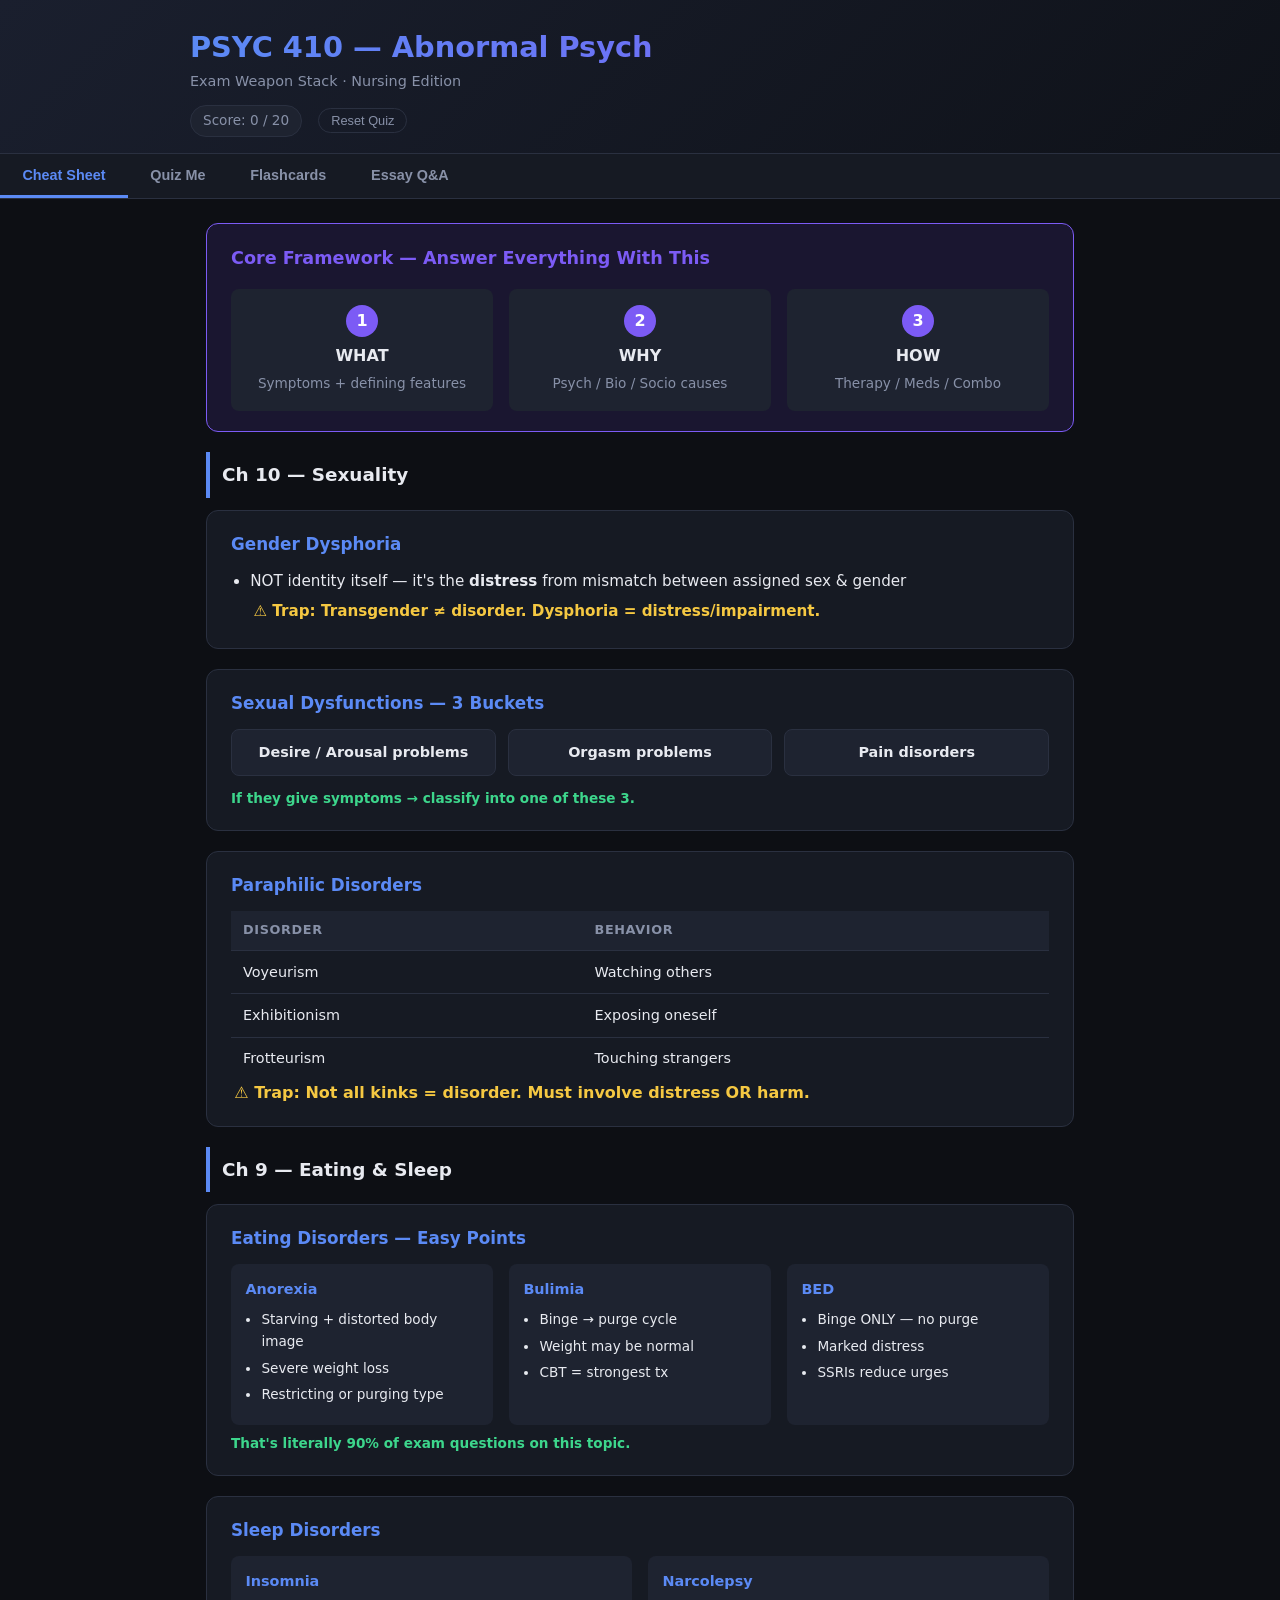
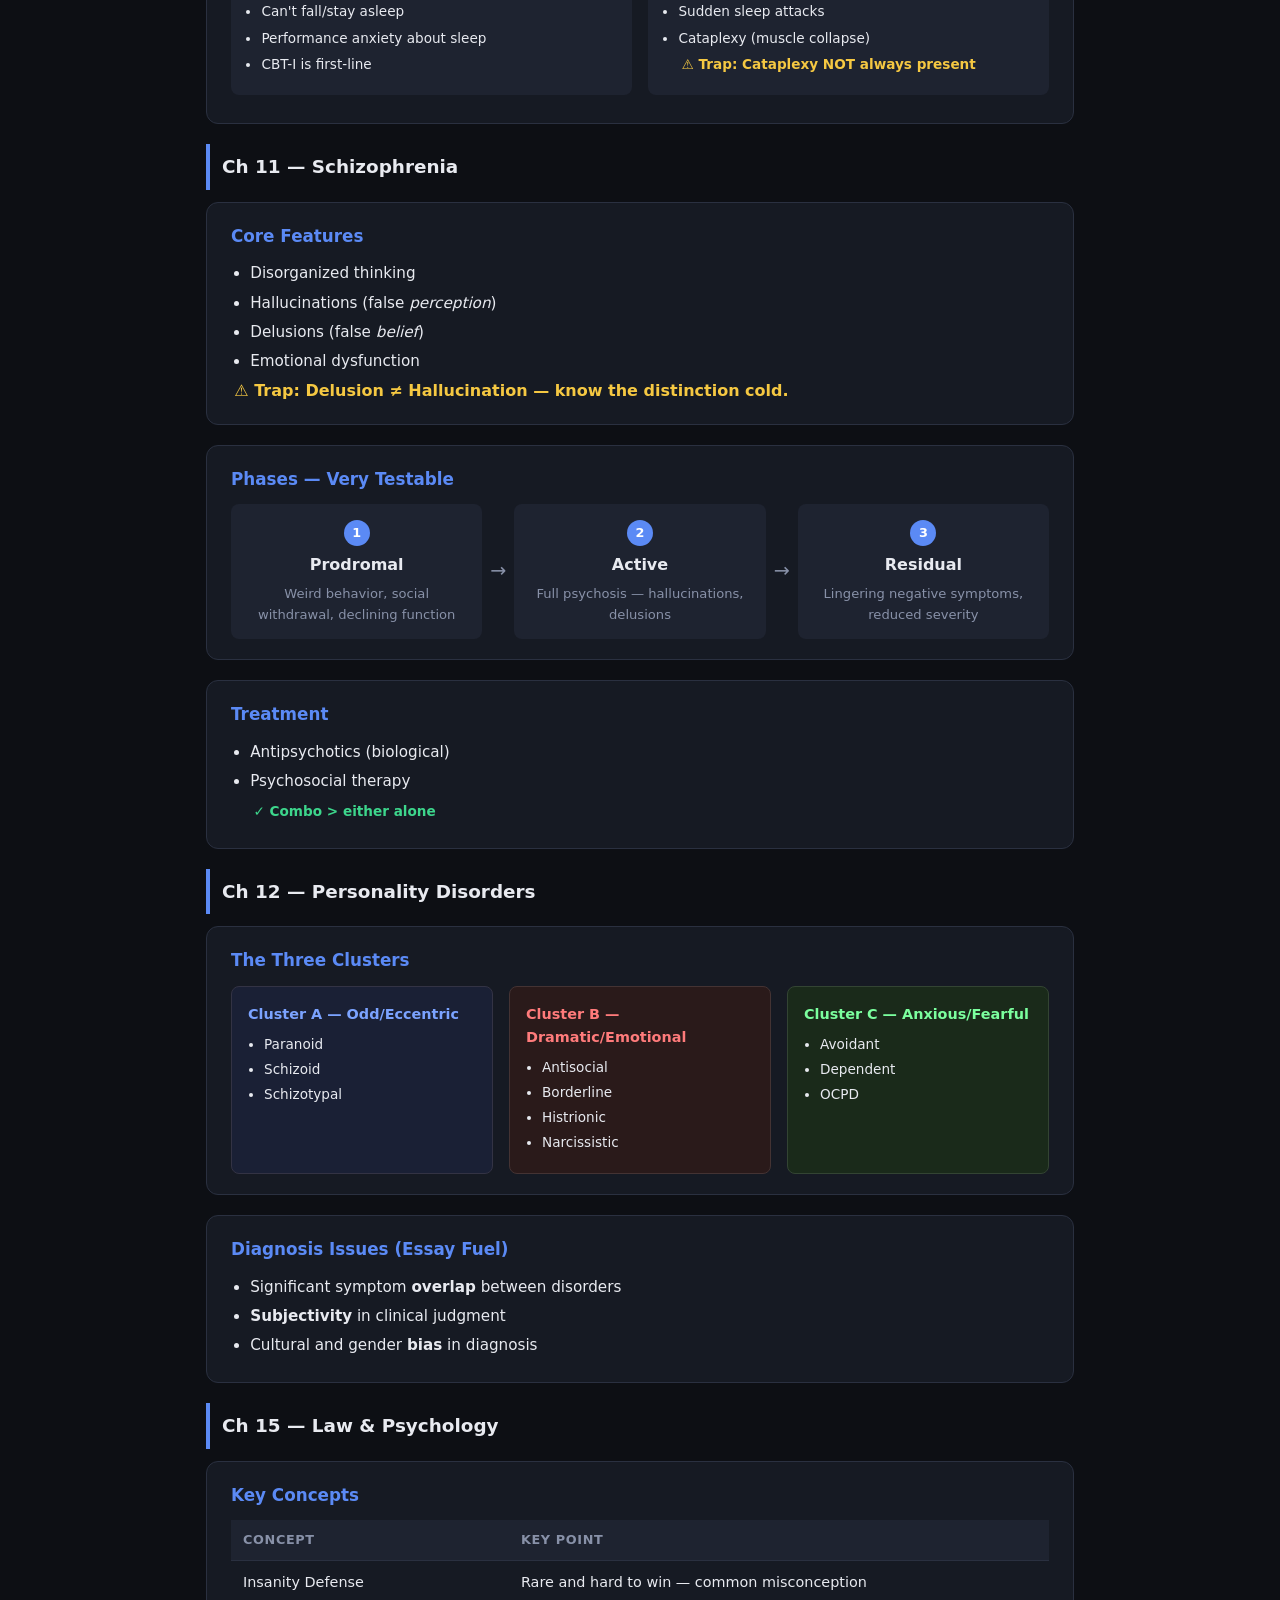
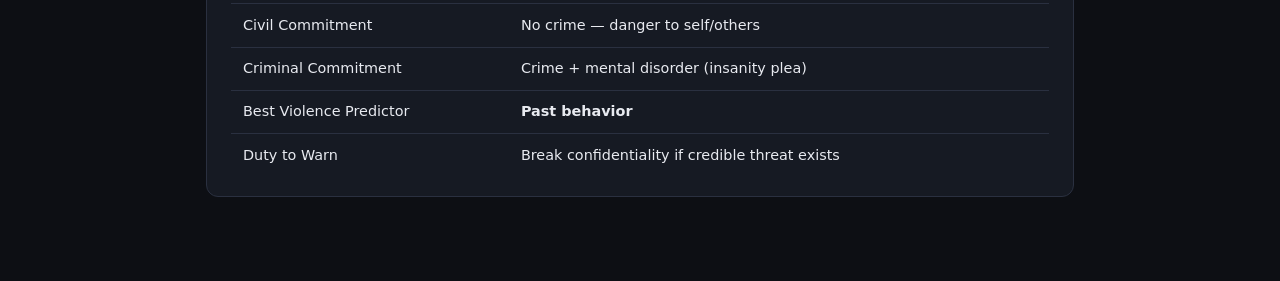
<file: index.html>
<!DOCTYPE html>
<html lang="en">
<head>
  <meta charset="UTF-8" />
  <meta name="viewport" content="width=device-width, initial-scale=1.0" />
  <title>PSYC 410 — Exam Weapon</title>
  <link rel="stylesheet" href="style.css" />
</head>
<body>
  <header>
    <div class="header-inner">
      <h1>PSYC 410 — Abnormal Psych</h1>
      <p class="subtitle">Exam Weapon Stack · Nursing Edition</p>
      <div class="score-bar">
        <span id="score-display">Score: 0 / 0</span>
        <button id="reset-btn">Reset Quiz</button>
      </div>
    </div>
  </header>

  <nav>
    <button class="tab-btn active" data-tab="cheatsheet">Cheat Sheet</button>
    <button class="tab-btn" data-tab="quiz">Quiz Me</button>
    <button class="tab-btn" data-tab="flashcards">Flashcards</button>
    <button class="tab-btn" data-tab="essay">Essay Q&amp;A</button>
  </nav>

  <!-- ─────────────────── CHEAT SHEET ─────────────────── -->
  <main id="cheatsheet" class="tab-content active">

    <div class="core-framework card">
      <h2>Core Framework — Answer Everything With This</h2>
      <div class="trio">
        <div class="trio-item">
          <span class="num">1</span>
          <strong>WHAT</strong>
          <p>Symptoms + defining features</p>
        </div>
        <div class="trio-item">
          <span class="num">2</span>
          <strong>WHY</strong>
          <p>Psych / Bio / Socio causes</p>
        </div>
        <div class="trio-item">
          <span class="num">3</span>
          <strong>HOW</strong>
          <p>Therapy / Meds / Combo</p>
        </div>
      </div>
    </div>

    <!-- CH 10 -->
    <section class="chapter">
      <h2 class="chapter-title">Ch 10 — Sexuality</h2>

      <div class="card">
        <h3>Gender Dysphoria</h3>
        <ul>
          <li>NOT identity itself — it's the <strong>distress</strong> from mismatch between assigned sex &amp; gender</li>
          <li class="trap">Trap: Transgender ≠ disorder. Dysphoria = distress/impairment.</li>
        </ul>
      </div>

      <div class="card">
        <h3>Sexual Dysfunctions — 3 Buckets</h3>
        <div class="buckets">
          <div class="bucket">Desire / Arousal problems</div>
          <div class="bucket">Orgasm problems</div>
          <div class="bucket">Pain disorders</div>
        </div>
        <p class="tip">If they give symptoms → classify into one of these 3.</p>
      </div>

      <div class="card">
        <h3>Paraphilic Disorders</h3>
        <table>
          <tr><th>Disorder</th><th>Behavior</th></tr>
          <tr><td>Voyeurism</td><td>Watching others</td></tr>
          <tr><td>Exhibitionism</td><td>Exposing oneself</td></tr>
          <tr><td>Frotteurism</td><td>Touching strangers</td></tr>
        </table>
        <p class="trap">Trap: Not all kinks = disorder. Must involve distress OR harm.</p>
      </div>
    </section>

    <!-- CH 9 -->
    <section class="chapter">
      <h2 class="chapter-title">Ch 9 — Eating &amp; Sleep</h2>

      <div class="card">
        <h3>Eating Disorders — Easy Points</h3>
        <div class="compare">
          <div class="compare-col">
            <h4>Anorexia</h4>
            <ul>
              <li>Starving + distorted body image</li>
              <li>Severe weight loss</li>
              <li>Restricting or purging type</li>
            </ul>
          </div>
          <div class="compare-col">
            <h4>Bulimia</h4>
            <ul>
              <li>Binge → purge cycle</li>
              <li>Weight may be normal</li>
              <li>CBT = strongest tx</li>
            </ul>
          </div>
          <div class="compare-col">
            <h4>BED</h4>
            <ul>
              <li>Binge ONLY — no purge</li>
              <li>Marked distress</li>
              <li>SSRIs reduce urges</li>
            </ul>
          </div>
        </div>
        <p class="tip">That's literally 90% of exam questions on this topic.</p>
      </div>

      <div class="card">
        <h3>Sleep Disorders</h3>
        <div class="compare">
          <div class="compare-col">
            <h4>Insomnia</h4>
            <ul>
              <li>Can't fall/stay asleep</li>
              <li>Performance anxiety about sleep</li>
              <li>CBT-I is first-line</li>
            </ul>
          </div>
          <div class="compare-col">
            <h4>Narcolepsy</h4>
            <ul>
              <li>Sudden sleep attacks</li>
              <li>Cataplexy (muscle collapse)</li>
              <li class="trap">Trap: Cataplexy NOT always present</li>
            </ul>
          </div>
        </div>
      </div>
    </section>

    <!-- CH 11 -->
    <section class="chapter">
      <h2 class="chapter-title">Ch 11 — Schizophrenia</h2>

      <div class="card">
        <h3>Core Features</h3>
        <ul>
          <li>Disorganized thinking</li>
          <li>Hallucinations (false <em>perception</em>)</li>
          <li>Delusions (false <em>belief</em>)</li>
          <li>Emotional dysfunction</li>
        </ul>
        <p class="trap">Trap: Delusion ≠ Hallucination — know the distinction cold.</p>
      </div>

      <div class="card">
        <h3>Phases — Very Testable</h3>
        <div class="phases">
          <div class="phase">
            <span class="phase-num">1</span>
            <strong>Prodromal</strong>
            <p>Weird behavior, social withdrawal, declining function</p>
          </div>
          <div class="phase-arrow">→</div>
          <div class="phase">
            <span class="phase-num">2</span>
            <strong>Active</strong>
            <p>Full psychosis — hallucinations, delusions</p>
          </div>
          <div class="phase-arrow">→</div>
          <div class="phase">
            <span class="phase-num">3</span>
            <strong>Residual</strong>
            <p>Lingering negative symptoms, reduced severity</p>
          </div>
        </div>
      </div>

      <div class="card">
        <h3>Treatment</h3>
        <ul>
          <li>Antipsychotics (biological)</li>
          <li>Psychosocial therapy</li>
          <li class="tip">Combo &gt; either alone</li>
        </ul>
      </div>
    </section>

    <!-- CH 12 -->
    <section class="chapter">
      <h2 class="chapter-title">Ch 12 — Personality Disorders</h2>

      <div class="card">
        <h3>The Three Clusters</h3>
        <div class="clusters">
          <div class="cluster cluster-a">
            <h4>Cluster A — Odd/Eccentric</h4>
            <ul>
              <li>Paranoid</li>
              <li>Schizoid</li>
              <li>Schizotypal</li>
            </ul>
          </div>
          <div class="cluster cluster-b">
            <h4>Cluster B — Dramatic/Emotional</h4>
            <ul>
              <li>Antisocial</li>
              <li>Borderline</li>
              <li>Histrionic</li>
              <li>Narcissistic</li>
            </ul>
          </div>
          <div class="cluster cluster-c">
            <h4>Cluster C — Anxious/Fearful</h4>
            <ul>
              <li>Avoidant</li>
              <li>Dependent</li>
              <li>OCPD</li>
            </ul>
          </div>
        </div>
      </div>

      <div class="card">
        <h3>Diagnosis Issues (Essay Fuel)</h3>
        <ul>
          <li>Significant symptom <strong>overlap</strong> between disorders</li>
          <li><strong>Subjectivity</strong> in clinical judgment</li>
          <li>Cultural and gender <strong>bias</strong> in diagnosis</li>
        </ul>
      </div>
    </section>

    <!-- CH 15 -->
    <section class="chapter">
      <h2 class="chapter-title">Ch 15 — Law &amp; Psychology</h2>

      <div class="card">
        <h3>Key Concepts</h3>
        <table>
          <tr><th>Concept</th><th>Key Point</th></tr>
          <tr><td>Insanity Defense</td><td>Rare and hard to win — common misconception</td></tr>
          <tr><td>Civil Commitment</td><td>No crime — danger to self/others</td></tr>
          <tr><td>Criminal Commitment</td><td>Crime + mental disorder (insanity plea)</td></tr>
          <tr><td>Best Violence Predictor</td><td><strong>Past behavior</strong></td></tr>
          <tr><td>Duty to Warn</td><td>Break confidentiality if credible threat exists</td></tr>
        </table>
      </div>
    </section>

  </main>

  <!-- ─────────────────── QUIZ ─────────────────── -->
  <main id="quiz" class="tab-content">
    <div class="card quiz-card">
      <div id="quiz-progress"></div>
      <p id="quiz-question" class="quiz-q"></p>
      <div id="quiz-options" class="quiz-options"></div>
      <div id="quiz-feedback" class="quiz-feedback hidden"></div>
      <button id="next-btn" class="quiz-btn hidden">Next Question →</button>
    </div>
    <div id="quiz-done" class="card hidden">
      <h2>Quiz Complete!</h2>
      <p id="final-score"></p>
      <button id="restart-quiz-btn" class="quiz-btn">Try Again</button>
    </div>
  </main>

  <!-- ─────────────────── FLASHCARDS ─────────────────── -->
  <main id="flashcards" class="tab-content">
    <div class="flashcard-wrapper">
      <div class="flashcard" id="flashcard">
        <div class="flashcard-inner">
          <div class="flashcard-front" id="fc-front"></div>
          <div class="flashcard-back" id="fc-back"></div>
        </div>
      </div>
      <p class="fc-hint">Click card to flip</p>
      <div class="fc-controls">
        <button id="fc-prev">← Prev</button>
        <span id="fc-counter"></span>
        <button id="fc-next">Next →</button>
      </div>
    </div>
  </main>

  <!-- ─────────────────── ESSAY Q&A ─────────────────── -->
  <main id="essay" class="tab-content">

    <p class="essay-intro">6 most likely exam essays — full model answers. Click any question to expand.</p>

    <div class="eq-item">
      <button class="eq-trigger">
        <span class="eq-num">1</span>
        <span>Compare and contrast Anorexia Nervosa, Bulimia Nervosa, and Binge Eating Disorder. Include symptoms, key differences, and treatment.</span>
        <span class="eq-arrow">▾</span>
      </button>
      <div class="eq-answer">
        <p><strong>Definition &amp; Core Symptoms</strong></p>
        <p><em>Anorexia Nervosa</em> is characterized by severe restriction of food intake, intense fear of weight gain, and a distorted body image. Patients are significantly underweight but perceive themselves as fat. Two subtypes exist: restricting type (calorie restriction/exercise) and binge-purge type (restriction plus episodes of purging).</p>
        <p><em>Bulimia Nervosa</em> involves recurrent binge-eating episodes followed by compensatory purging behaviors (vomiting, laxatives, excessive exercise). Unlike anorexia, patients are typically normal weight, making it harder to detect.</p>
        <p><em>Binge Eating Disorder (BED)</em> involves recurrent binge eating with marked distress but NO compensatory purging. It is the most prevalent eating disorder and is strongly associated with obesity and emotional dysregulation.</p>
        <p><strong>Key Distinguishing Feature</strong></p>
        <ul>
          <li>Anorexia: severe <em>low weight</em> + distorted body image</li>
          <li>Bulimia: binge → purge cycle, <em>normal weight</em></li>
          <li>BED: binge only, <em>no purge</em>, most common</li>
        </ul>
        <p><strong>Causes (Biopsychosocial)</strong></p>
        <ul>
          <li><em>Biological:</em> Genetic predisposition; serotonin dysregulation affecting mood and appetite</li>
          <li><em>Psychological:</em> Perfectionism, low self-esteem, distorted cognitions about body and food; history of trauma</li>
          <li><em>Sociocultural:</em> Media idealization of thinness; cultural pressures; weight stigma</li>
        </ul>
        <p><strong>Treatment</strong></p>
        <ul>
          <li>Anorexia: Medical stabilization first (refeeding), then CBT and family-based therapy; SSRIs have limited efficacy</li>
          <li>Bulimia: CBT is the gold standard; SSRIs (fluoxetine) reduce binge-purge frequency</li>
          <li>BED: CBT + SSRIs or stimulant medications (lisdexamfetamine); address underlying emotional triggers</li>
        </ul>
        <p><strong>Nursing Relevance:</strong> Eating disorders carry the highest mortality rate of any psychiatric disorder. Nurses must monitor vital signs, electrolytes (hypokalemia in purging), and provide non-judgmental therapeutic communication.</p>
      </div>
    </div>

    <div class="eq-item">
      <button class="eq-trigger">
        <span class="eq-num">2</span>
        <span>Describe schizophrenia using the biopsychosocial model. Include phases, core symptoms, and treatment.</span>
        <span class="eq-arrow">▾</span>
      </button>
      <div class="eq-answer">
        <p><strong>Definition</strong></p>
        <p>Schizophrenia is a severe, chronic psychotic disorder characterized by disturbances in thought, perception, emotion, and behavior that cause significant impairment in daily functioning.</p>
        <p><strong>Core Symptoms</strong></p>
        <ul>
          <li><em>Positive symptoms</em> (excess/distortion of normal function): hallucinations (false perceptions — most commonly auditory), delusions (fixed false beliefs), disorganized thinking and speech</li>
          <li><em>Negative symptoms</em> (reduction of normal function): flat affect, alogia (reduced speech), avolition (lack of motivation), anhedonia</li>
        </ul>
        <p><strong>Phases</strong></p>
        <ul>
          <li><em>Prodromal:</em> Social withdrawal, declining academic/work function, odd behavior — before psychosis emerges</li>
          <li><em>Active:</em> Full psychosis with prominent hallucinations and delusions</li>
          <li><em>Residual:</em> Psychosis subsides but negative symptoms persist; functioning remains impaired</li>
        </ul>
        <p><strong>Biopsychosocial Causes</strong></p>
        <ul>
          <li><em>Biological:</em> Dopamine dysregulation (excess in mesolimbic pathway); structural brain abnormalities; strong genetic heritability (~80%)</li>
          <li><em>Psychological:</em> Cognitive distortions; stress vulnerability model (diathesis-stress); trauma history</li>
          <li><em>Sociocultural:</em> Urban upbringing; migration stress; expressed emotion in family (high criticism/hostility increases relapse)</li>
        </ul>
        <p><strong>Treatment</strong></p>
        <ul>
          <li>Antipsychotic medications (first-line for positive symptoms); atypical antipsychotics preferred due to fewer side effects</li>
          <li>Psychosocial therapy: CBT for psychosis, social skills training, family psychoeducation</li>
          <li><em>Combination is superior to either alone</em> — meds reduce symptoms; therapy improves function and reduces relapse</li>
        </ul>
        <p><strong>Nursing Relevance:</strong> Nurses must monitor for medication adherence, extrapyramidal side effects, and metabolic syndrome. Therapeutic alliance is critical — avoid arguing about delusions.</p>
      </div>
    </div>

    <div class="eq-item">
      <button class="eq-trigger">
        <span class="eq-num">3</span>
        <span>Discuss the DSM-5 personality disorder clusters. What are the major diagnostic challenges and why do they matter clinically?</span>
        <span class="eq-arrow">▾</span>
      </button>
      <div class="eq-answer">
        <p><strong>Definition</strong></p>
        <p>Personality disorders are enduring, inflexible patterns of inner experience and behavior that deviate markedly from cultural expectations, causing significant distress or impairment. They are stable across time and situations.</p>
        <p><strong>The Three Clusters</strong></p>
        <ul>
          <li><em>Cluster A — Odd/Eccentric:</em> Paranoid (pervasive distrust), Schizoid (social detachment, restricted emotion), Schizotypal (magical thinking, odd speech, social anxiety)</li>
          <li><em>Cluster B — Dramatic/Emotional:</em> Antisocial (disregard for others' rights, deceitfulness), Borderline (unstable relationships, self-image, impulsivity, fear of abandonment), Histrionic (excessive emotionality, attention-seeking), Narcissistic (grandiosity, lack of empathy)</li>
          <li><em>Cluster C — Anxious/Fearful:</em> Avoidant (social inhibition, feelings of inadequacy), Dependent (excessive need to be cared for), OCPD (preoccupation with orderliness, perfectionism — distinct from OCD)</li>
        </ul>
        <p><strong>Diagnostic Challenges</strong></p>
        <ul>
          <li><em>Overlap:</em> Many disorders share features (e.g., BPD and Histrionic both involve emotional dysregulation), making differential diagnosis difficult</li>
          <li><em>Subjectivity:</em> Diagnosis relies heavily on clinician judgment; no biological markers exist</li>
          <li><em>Bias:</em> Research shows gender bias — women are over-diagnosed with BPD, men with ASPD for similar behaviors; cultural factors can be misread as pathology</li>
          <li><em>Comorbidity:</em> Most patients with one personality disorder meet criteria for at least one other</li>
        </ul>
        <p><strong>Treatment</strong></p>
        <p>Personality disorders are notoriously difficult to treat due to their ego-syntonic nature (patients don't see behavior as problematic). DBT (Dialectical Behavior Therapy) is the gold standard for BPD. Long-term psychotherapy is generally required.</p>
        <p><strong>Nursing Relevance:</strong> Understanding clusters helps predict patient behavior in clinical settings (e.g., BPD patients may idealize then devalue staff — "splitting"). Consistent, clear boundaries are essential.</p>
      </div>
    </div>

    <div class="eq-item">
      <button class="eq-trigger">
        <span class="eq-num">4</span>
        <span>Explain the legal concepts of civil commitment, criminal commitment, and the insanity defense. What are the ethical tensions involved?</span>
        <span class="eq-arrow">▾</span>
      </button>
      <div class="eq-answer">
        <p><strong>Civil Commitment</strong></p>
        <p>Civil commitment allows the state to involuntarily hospitalize a person who has NOT committed a crime but poses a danger to themselves or others due to mental illness. Criteria typically require: (1) presence of a mental disorder, (2) dangerousness to self or others, and (3) inability to make safe decisions voluntarily. This reflects the state's parens patriae power (protecting those who cannot protect themselves).</p>
        <p><strong>Criminal Commitment</strong></p>
        <p>Criminal commitment occurs when a person commits a crime AND has a mental disorder that affected their ability to understand or control their behavior. It involves two key legal standards:</p>
        <ul>
          <li><em>Competency to stand trial:</em> Can the defendant understand the charges and assist in their defense? If not, they are committed for treatment until competent.</li>
          <li><em>Insanity defense (NGRI — Not Guilty by Reason of Insanity):</em> The defendant was so impaired at the time of the crime that they lacked criminal responsibility.</li>
        </ul>
        <p><strong>Insanity Defense — Key Facts</strong></p>
        <ul>
          <li>Used in fewer than 1% of criminal cases</li>
          <li>Successful in only ~25% of those cases</li>
          <li>Public greatly overestimates its use — a major misconception</li>
          <li>Success leads to commitment, not freedom — often results in longer institutionalization than a prison sentence</li>
        </ul>
        <p><strong>Duty to Warn (Tarasoff)</strong></p>
        <p>Mental health professionals must break confidentiality and warn identifiable potential victims when a patient makes a credible, specific threat of violence. This legal duty arose from the 1976 Tarasoff v. Regents case.</p>
        <p><strong>Ethical Tensions</strong></p>
        <ul>
          <li>Individual liberty vs. public safety</li>
          <li>Confidentiality vs. duty to protect third parties</li>
          <li>Autonomy of the mentally ill vs. paternalistic intervention</li>
        </ul>
        <p><strong>Best Predictor of Violence:</strong> Past violent behavior — this is the single strongest predictor used in risk assessments, outweighing diagnosis alone.</p>
      </div>
    </div>

    <div class="eq-item">
      <button class="eq-trigger">
        <span class="eq-num">5</span>
        <span>What is Gender Dysphoria? How does it differ from transgender identity, and what are the treatment considerations?</span>
        <span class="eq-arrow">▾</span>
      </button>
      <div class="eq-answer">
        <p><strong>Definition</strong></p>
        <p>Gender Dysphoria is a DSM-5 diagnosis characterized by significant distress or impairment resulting from the incongruence between a person's experienced/expressed gender and their assigned sex at birth. The diagnosis centers on the <em>distress</em>, not the identity itself.</p>
        <p><strong>Critical Distinction: Gender Dysphoria ≠ Transgender Identity</strong></p>
        <ul>
          <li>Being transgender (identifying with a gender different from assigned sex) is <em>not</em> a mental disorder</li>
          <li>Gender Dysphoria is only diagnosed when the incongruence causes <em>clinically significant distress or functional impairment</em></li>
          <li>Many transgender individuals do not experience dysphoria — particularly after gender-affirming care</li>
          <li>The DSM-5 retained the diagnosis to ensure access to medical care, not to pathologize identity</li>
        </ul>
        <p><strong>Biopsychosocial Causes</strong></p>
        <ul>
          <li><em>Biological:</em> Prenatal hormone exposure; genetic factors; brain structure differences</li>
          <li><em>Psychological:</em> Identity development; internalized stigma worsens dysphoria</li>
          <li><em>Sociocultural:</em> Social rejection, discrimination, and family rejection significantly increase distress</li>
        </ul>
        <p><strong>Treatment</strong></p>
        <ul>
          <li>Gender-affirming care is the evidence-based standard: social transition, hormone therapy, surgical options</li>
          <li>Psychotherapy to address co-occurring depression, anxiety, and trauma (not to change gender identity)</li>
          <li>Family support is strongly associated with better outcomes</li>
          <li>Conversion therapy is ineffective and harmful — condemned by all major medical organizations</li>
        </ul>
        <p><strong>Nursing Relevance:</strong> Use correct pronouns and chosen name. Create a non-judgmental environment. Recognize that distress often stems from social stigma, not from identity itself.</p>
      </div>
    </div>

    <div class="eq-item">
      <button class="eq-trigger">
        <span class="eq-num">6</span>
        <span>Discuss sleep-wake disorders. Compare insomnia disorder and narcolepsy in terms of symptoms, causes, and treatment.</span>
        <span class="eq-arrow">▾</span>
      </button>
      <div class="eq-answer">
        <p><strong>Overview</strong></p>
        <p>Sleep-wake disorders represent significant disruptions to the normal sleep cycle that cause clinically significant distress or impairment. They range from disorders of insufficient sleep (insomnia) to disorders of excessive sleep (narcolepsy).</p>
        <p><strong>Insomnia Disorder</strong></p>
        <ul>
          <li><em>Definition:</em> Persistent difficulty initiating or maintaining sleep, or early morning awakening, despite adequate opportunity for sleep — causing daytime impairment</li>
          <li><em>Key feature:</em> Performance anxiety about sleep creates a self-reinforcing cycle — the harder one tries to sleep, the more aroused they become (conditioned arousal)</li>
          <li><em>Causes:</em> Stress, hyperarousal, poor sleep hygiene, comorbid depression/anxiety; conditioned wakefulness</li>
          <li><em>Treatment:</em> CBT-I (Cognitive Behavioral Therapy for Insomnia) is first-line — more effective than medication long-term. Sleep restriction, stimulus control, and relaxation training are core components. Sleep medications are second-line.</li>
        </ul>
        <p><strong>Narcolepsy</strong></p>
        <ul>
          <li><em>Definition:</em> Neurological disorder characterized by excessive daytime sleepiness and sudden, irresistible sleep attacks regardless of circumstances</li>
          <li><em>Cataplexy:</em> Sudden loss of muscle tone triggered by strong emotion (laughing, surprise) — <strong>NOT always present</strong>; its absence does not rule out narcolepsy</li>
          <li><em>Other symptoms:</em> Hypnagogic hallucinations (vivid hallucinations at sleep onset), sleep paralysis</li>
          <li><em>Cause:</em> Loss of hypocretin (orexin) neurons in the hypothalamus — often autoimmune in origin</li>
          <li><em>Treatment:</em> Stimulants (modafinil, amphetamines) for sleepiness; sodium oxybate for cataplexy; scheduled naps</li>
        </ul>
        <p><strong>Key Comparison</strong></p>
        <ul>
          <li>Insomnia = <em>can't sleep</em> when you want to</li>
          <li>Narcolepsy = <em>can't stay awake</em> when you need to</li>
        </ul>
        <p><strong>Nursing Relevance:</strong> Both disorders affect safety (driving, operating equipment). Nurses must assess for sleep disorders in all patients, as they worsen virtually every other medical and psychiatric condition.</p>
      </div>
    </div>

  </main>

  <script src="app.js"></script>
</body>
</html>
</file>
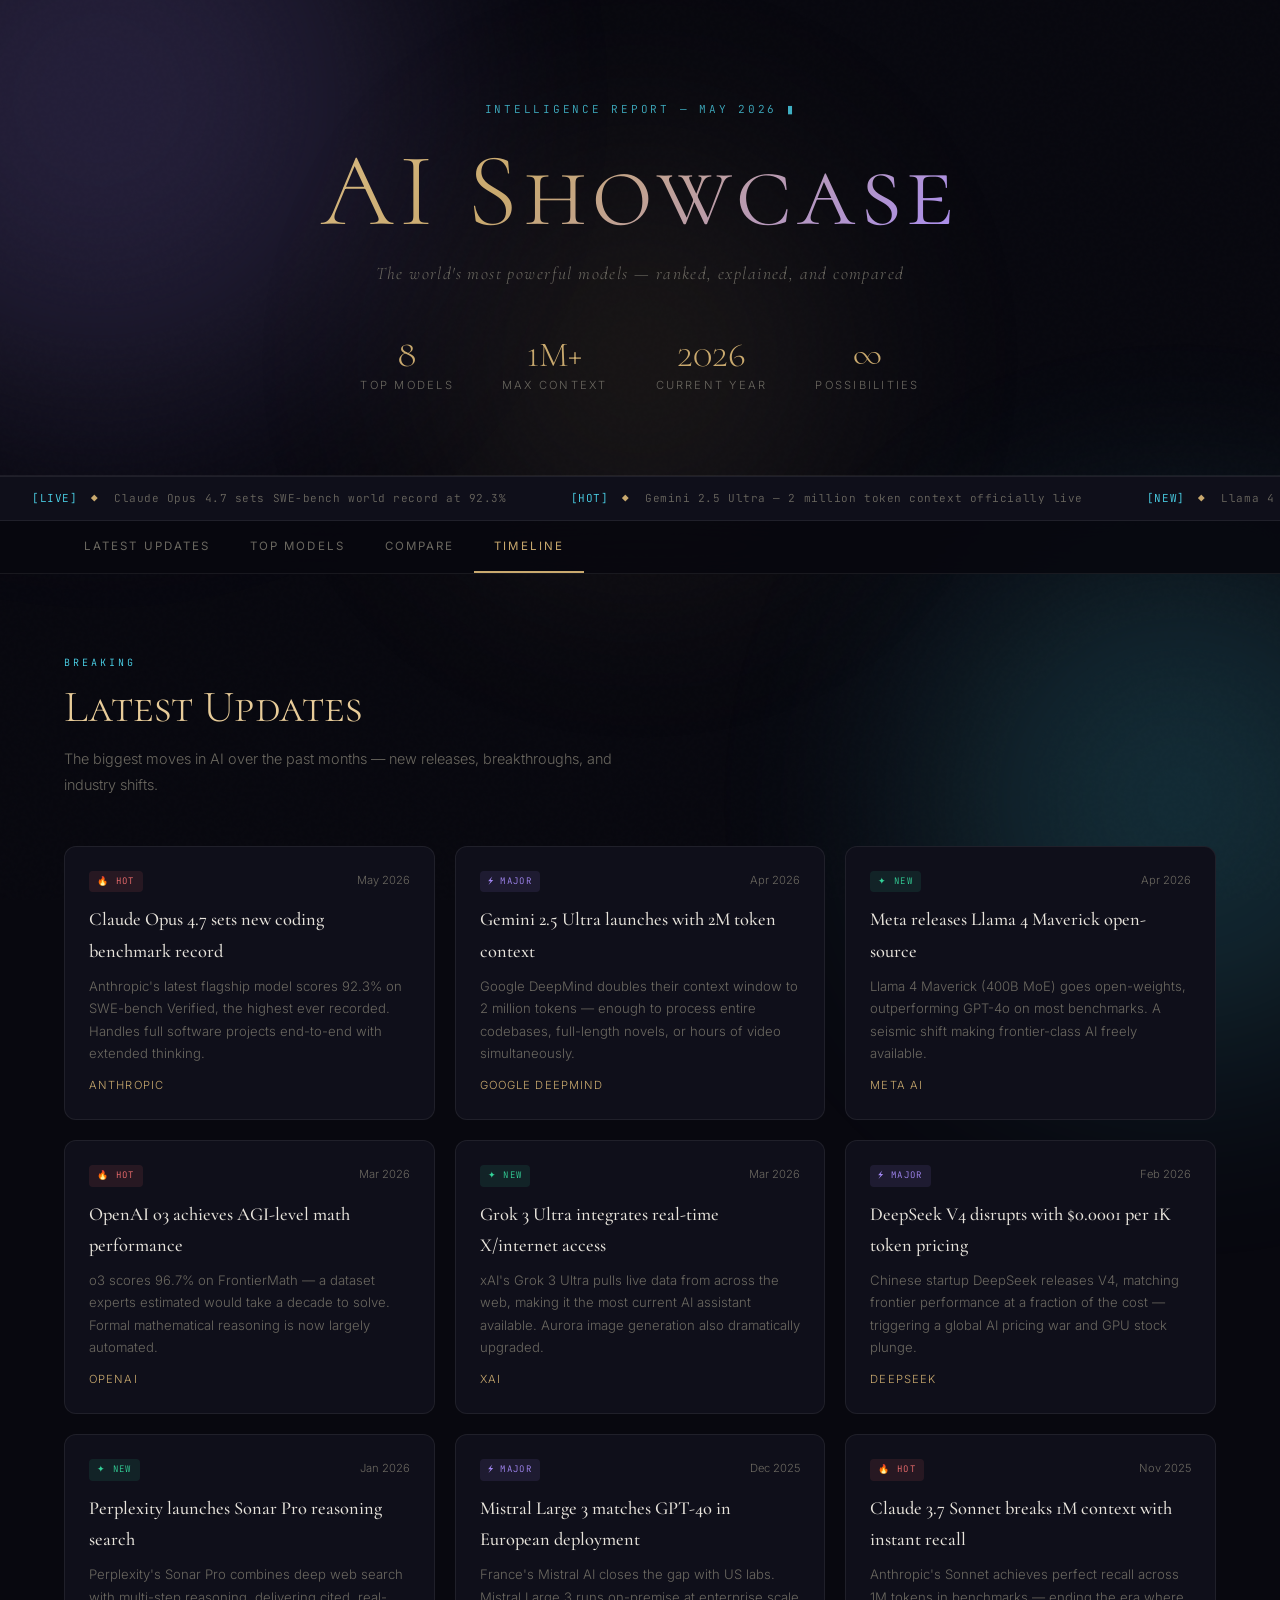
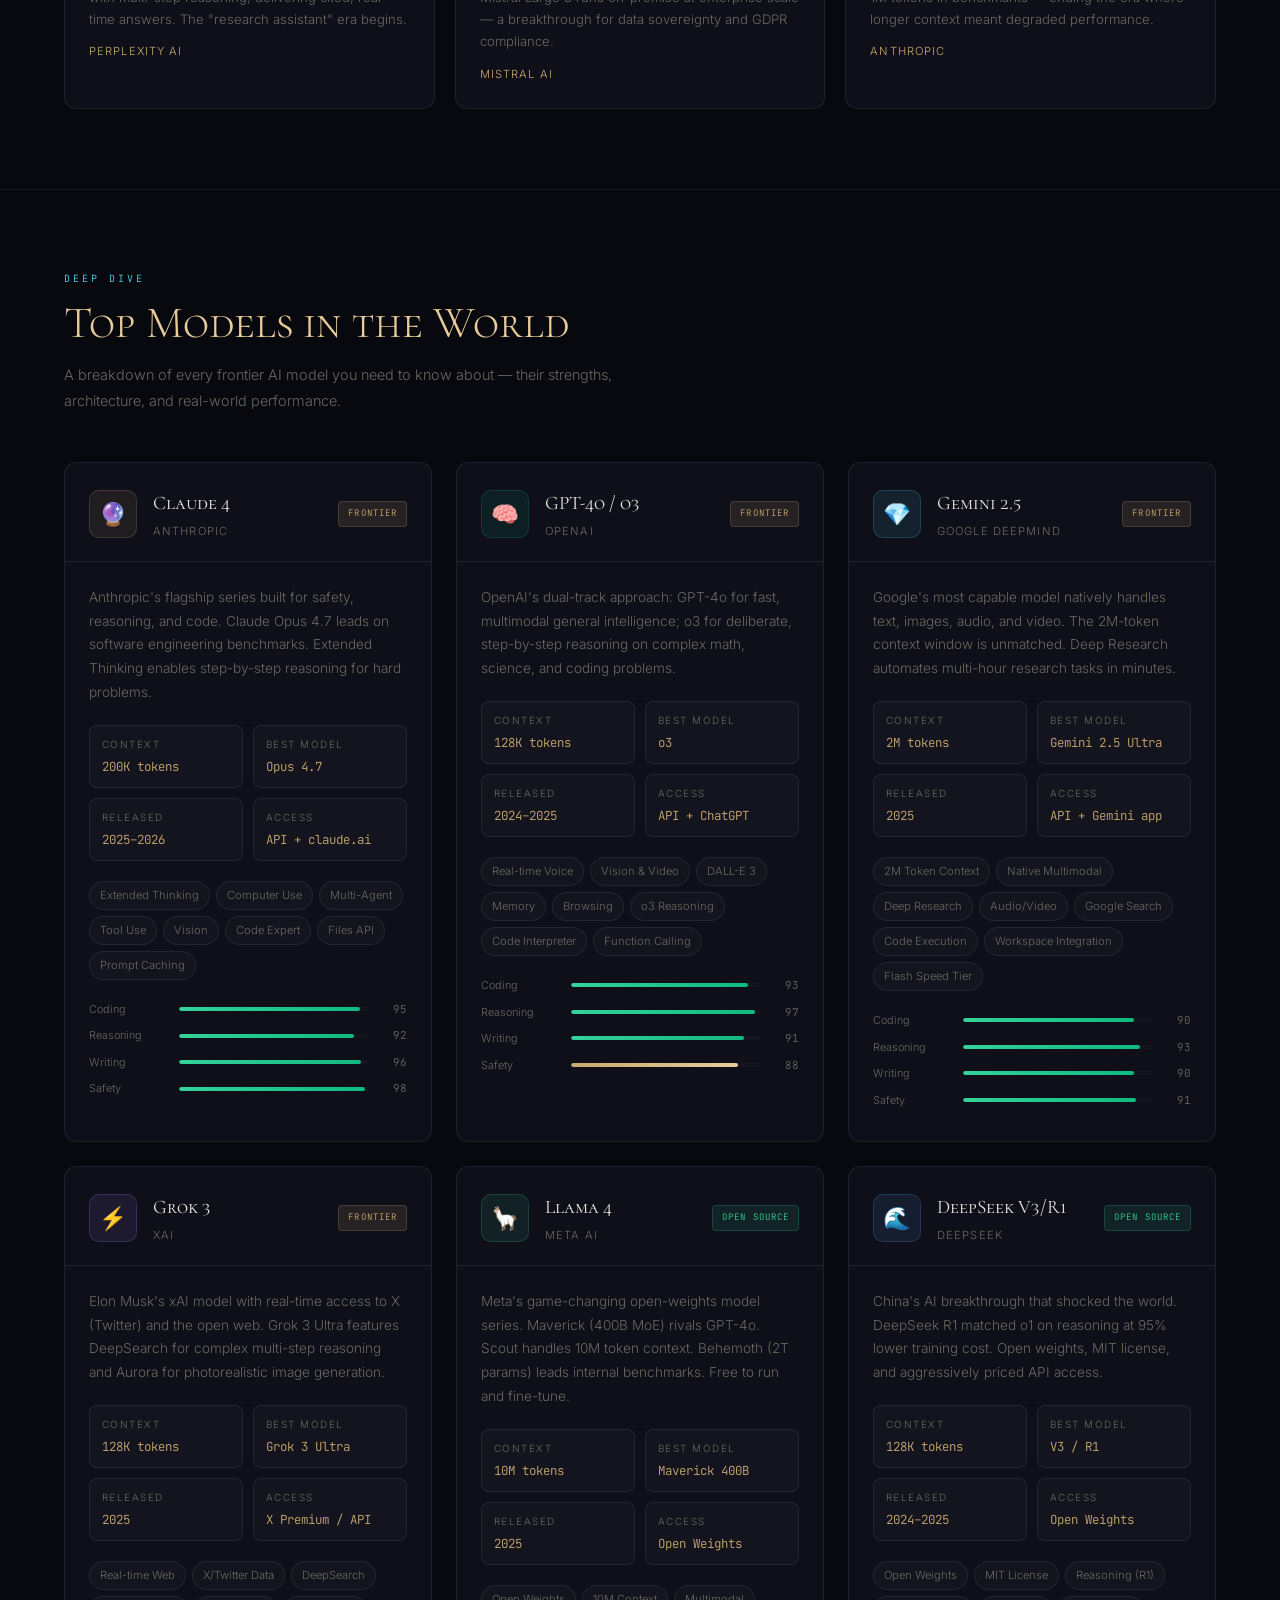
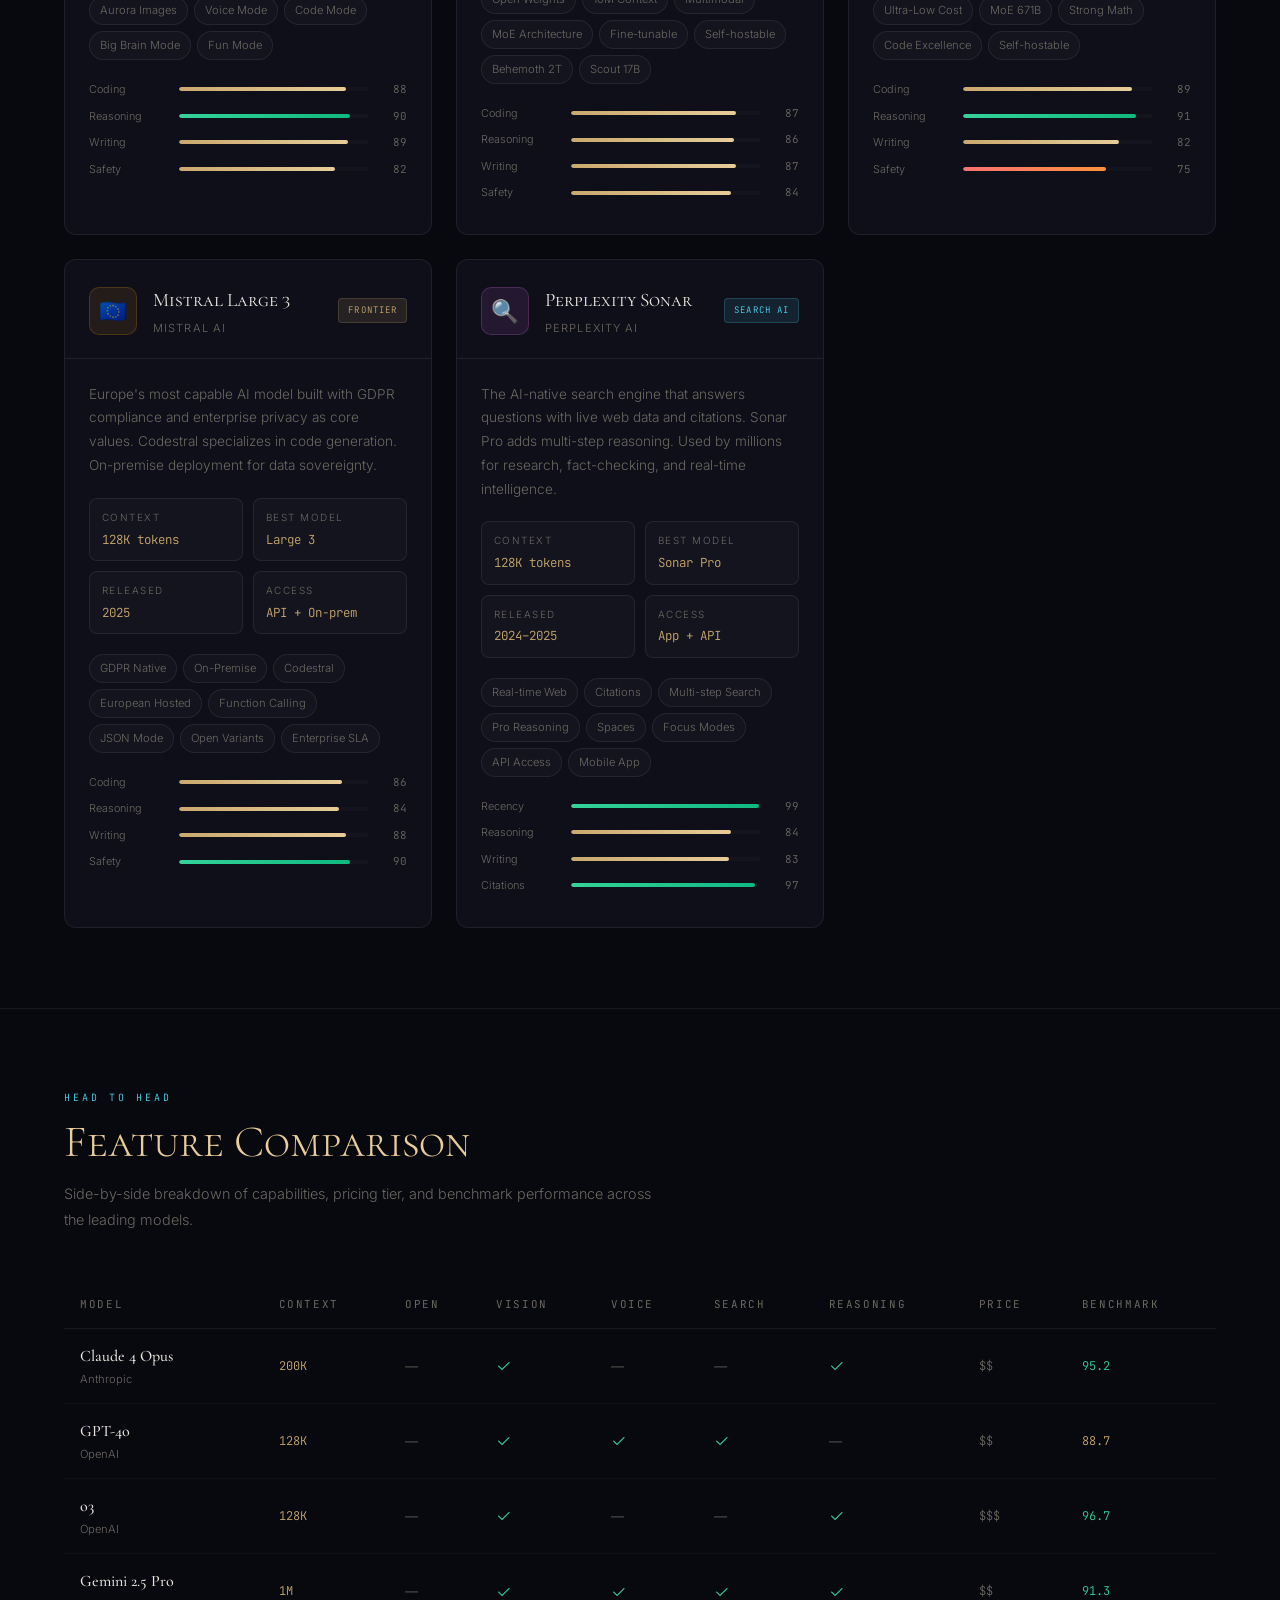
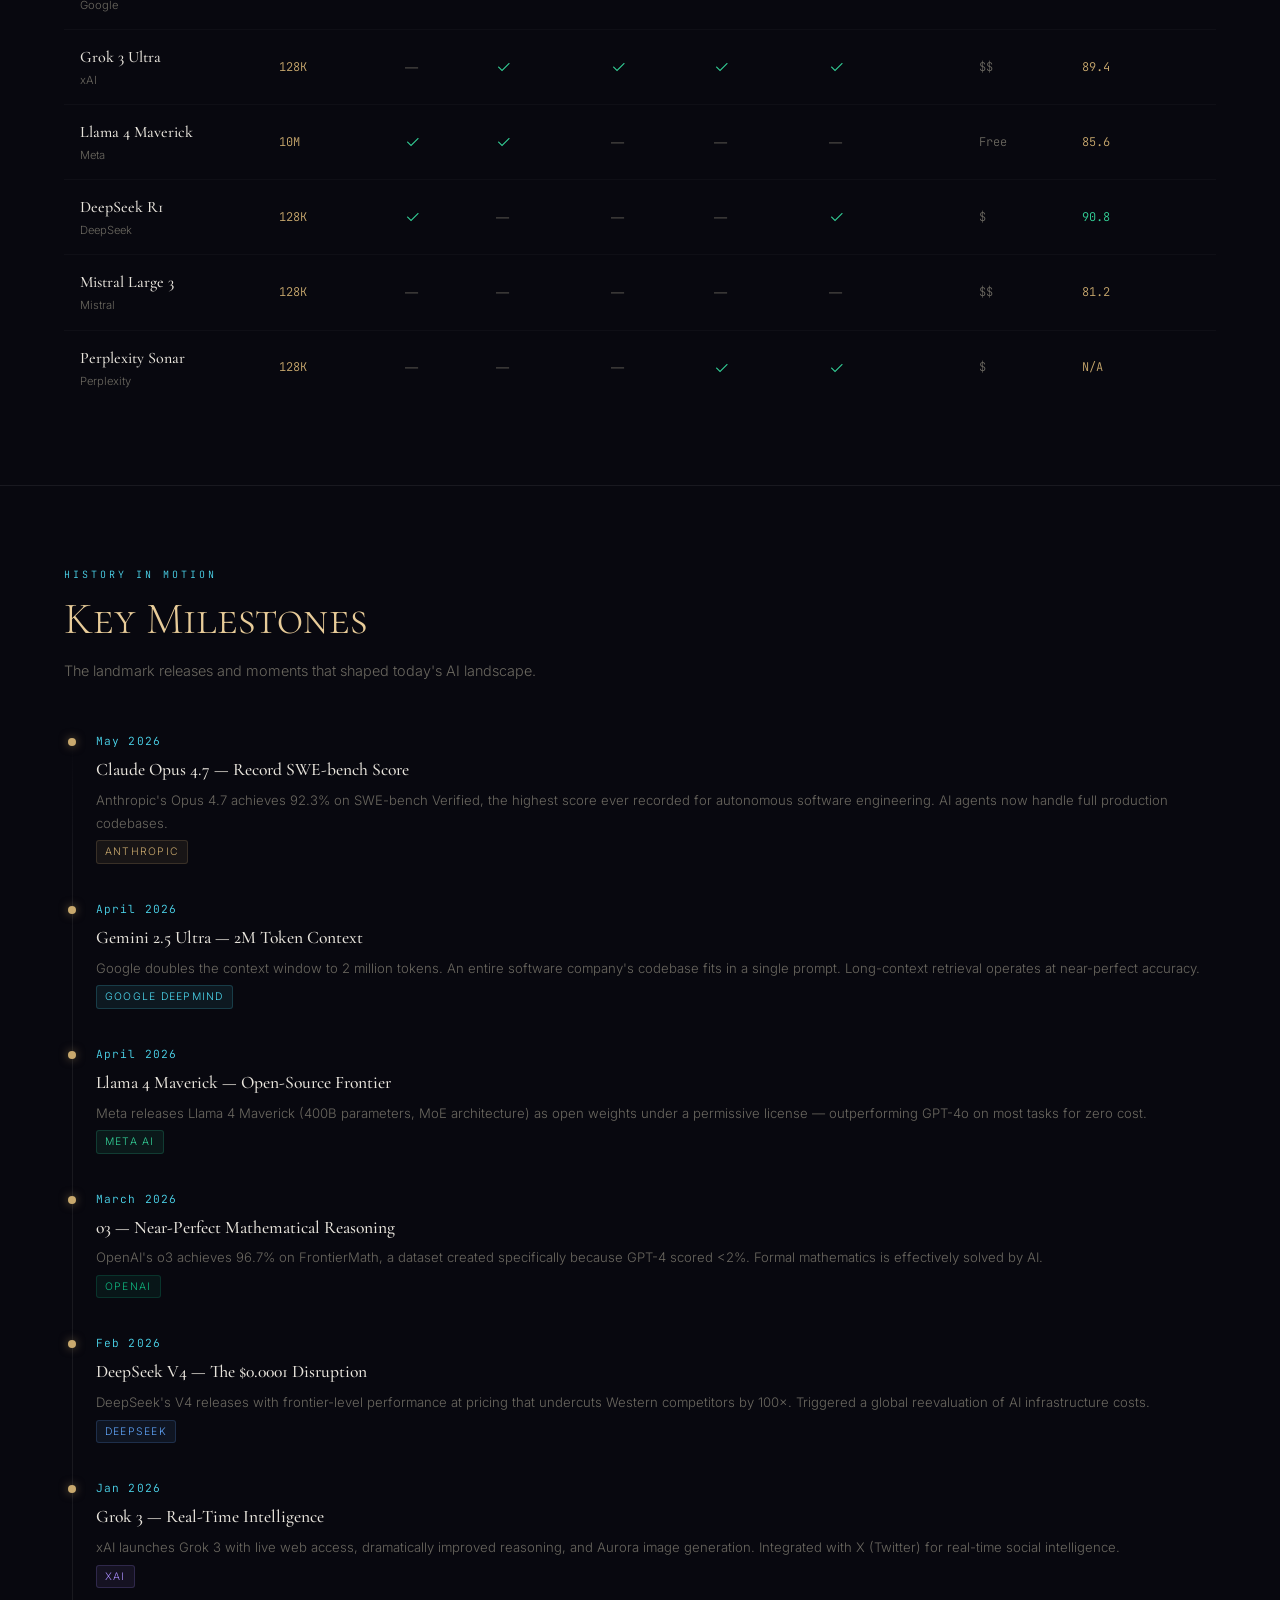
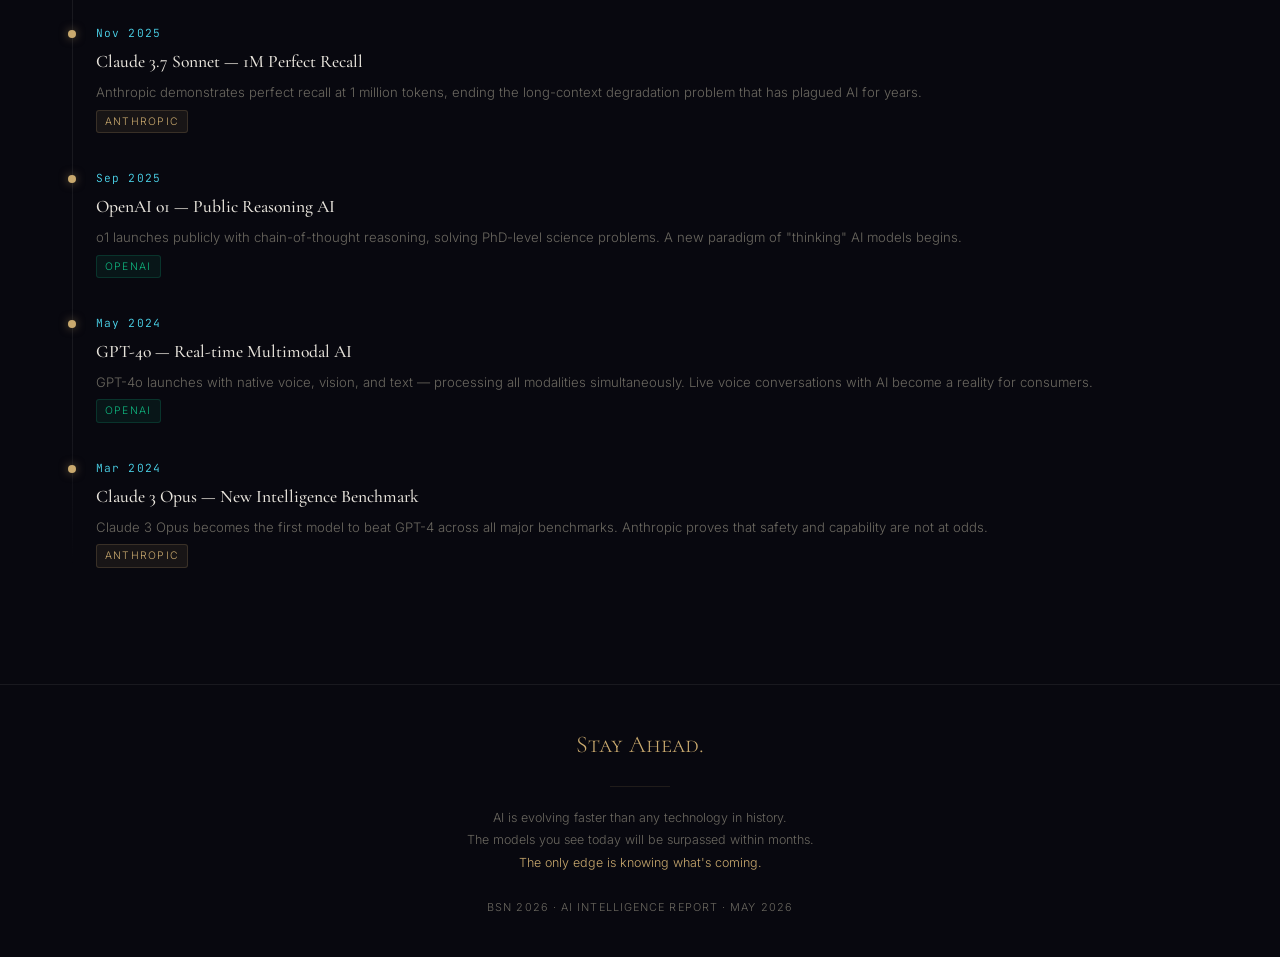
<file: ai-showcase/index.html>
<!DOCTYPE html>
<html lang="en">
<head>
  <meta charset="UTF-8" />
  <meta name="viewport" content="width=device-width, initial-scale=1.0" />
  <title>AI Showcase 2026 — Top Models & Latest Updates</title>
  <link rel="preconnect" href="https://fonts.googleapis.com" />
  <link rel="preconnect" href="https://fonts.gstatic.com" crossorigin />
  <link href="https://fonts.googleapis.com/css2?family=Cormorant+Garamond:ital,wght@0,300;0,400;0,600;1,300&family=Cormorant+SC:wght@300;400;500&family=Inter:wght@300;400;500;600&family=JetBrains+Mono:wght@300;400&display=swap" rel="stylesheet" />
  <style>
    /* ── TOKENS ── */
    :root {
      --bg:        #08080f;
      --surface:   #0f0f1a;
      --surface2:  #14141f;
      --border:    rgba(255,255,255,0.07);
      --gold:      #c9a96e;
      --gold-l:    #e8cc99;
      --gold-dim:  rgba(201,169,110,0.12);
      --cyan:      #4dd9f0;
      --cyan-dim:  rgba(77,217,240,0.10);
      --purple:    #a78bfa;
      --purple-dim:rgba(167,139,250,0.10);
      --green:     #34d399;
      --green-dim: rgba(52,211,153,0.10);
      --red:       #f87171;
      --text:      #e8e4dc;
      --muted:     #6b6860;
      --radius:    12px;
    }

    *, *::before, *::after { box-sizing: border-box; margin: 0; padding: 0; }

    html { scroll-behavior: smooth; }

    body {
      background: var(--bg);
      color: var(--text);
      font-family: 'Inter', sans-serif;
      font-weight: 300;
      line-height: 1.7;
      min-height: 100vh;
      overflow-x: hidden;
    }

    /* ── SCROLLBAR ── */
    ::-webkit-scrollbar { width: 6px; }
    ::-webkit-scrollbar-track { background: var(--bg); }
    ::-webkit-scrollbar-thumb { background: var(--gold-dim); border-radius: 3px; }

    /* ── NOISE OVERLAY ── */
    body::before {
      content: '';
      position: fixed; inset: 0;
      background-image: url("data:image/svg+xml,%3Csvg viewBox='0 0 256 256' xmlns='http://www.w3.org/2000/svg'%3E%3Cfilter id='n'%3E%3CfeTurbulence type='fractalNoise' baseFrequency='0.9' numOctaves='4' stitchTiles='stitch'/%3E%3C/filter%3E%3Crect width='100%25' height='100%25' filter='url(%23n)' opacity='0.03'/%3E%3C/svg%3E");
      pointer-events: none;
      z-index: 0;
      opacity: 0.4;
    }

    /* ── GLOW ORBS ── */
    .orb {
      position: fixed;
      border-radius: 50%;
      filter: blur(120px);
      pointer-events: none;
      z-index: 0;
      opacity: 0.18;
      animation: orb-drift 20s ease-in-out infinite alternate;
    }
    .orb-1 { width: 600px; height: 600px; background: var(--purple); top: -200px; left: -200px; }
    .orb-2 { width: 500px; height: 500px; background: var(--cyan);   bottom: -150px; right: -150px; animation-delay: -10s; }
    .orb-3 { width: 400px; height: 400px; background: var(--gold);   top: 40%; left: 50%; transform: translate(-50%,-50%); animation-delay: -5s; opacity: 0.10; }

    @keyframes orb-drift {
      from { transform: translate(0,0); }
      to   { transform: translate(40px, 30px); }
    }
    .orb-3 { animation-name: orb-drift-center; }
    @keyframes orb-drift-center {
      from { transform: translate(-50%,-50%) translate(0,0); }
      to   { transform: translate(-50%,-50%) translate(-40px,40px); }
    }

    /* ── LAYOUT ── */
    .container { max-width: 1200px; margin: 0 auto; padding: 0 24px; position: relative; z-index: 1; }

    /* ── HEADER ── */
    header {
      position: relative;
      text-align: center;
      padding: 100px 24px 80px;
      border-bottom: 1px solid var(--border);
      overflow: hidden;
    }
    header::after {
      content: '';
      position: absolute;
      bottom: -1px; left: 50%; transform: translateX(-50%);
      width: 140px; height: 1px;
      background: linear-gradient(90deg, transparent, var(--gold), transparent);
    }

    .header-eyebrow {
      font-family: 'JetBrains Mono', monospace;
      font-size: 11px;
      letter-spacing: 0.25em;
      color: var(--cyan);
      text-transform: uppercase;
      margin-bottom: 20px;
      opacity: 0.8;
    }
    .header-eyebrow span {
      display: inline-block;
      animation: blink 1.4s step-end infinite;
    }
    @keyframes blink { 50% { opacity: 0; } }

    .site-title {
      font-family: 'Cormorant SC', serif;
      font-size: clamp(3rem, 9vw, 6.5rem);
      font-weight: 300;
      letter-spacing: 0.05em;
      line-height: 1;
      background: linear-gradient(135deg, var(--gold-l) 0%, var(--gold) 40%, var(--purple) 80%, var(--cyan) 100%);
      -webkit-background-clip: text;
      -webkit-text-fill-color: transparent;
      background-clip: text;
      margin-bottom: 16px;
    }

    .site-sub {
      font-size: clamp(0.9rem, 2vw, 1.1rem);
      color: var(--muted);
      letter-spacing: 0.08em;
      font-family: 'Cormorant Garamond', serif;
      font-style: italic;
    }

    .header-stats {
      display: flex;
      justify-content: center;
      gap: 48px;
      margin-top: 48px;
      flex-wrap: wrap;
    }
    .stat-item { text-align: center; }
    .stat-num {
      font-family: 'Cormorant SC', serif;
      font-size: 2.2rem;
      color: var(--gold);
      line-height: 1;
    }
    .stat-label { font-size: 0.7rem; letter-spacing: 0.2em; color: var(--muted); text-transform: uppercase; margin-top: 4px; }

    /* ── NAV ── */
    nav.section-nav {
      position: sticky;
      top: 0;
      z-index: 100;
      background: rgba(8,8,15,0.85);
      backdrop-filter: blur(20px);
      border-bottom: 1px solid var(--border);
      padding: 0;
    }
    .nav-inner {
      max-width: 1200px;
      margin: 0 auto;
      padding: 0 24px;
      display: flex;
      gap: 0;
      overflow-x: auto;
      scrollbar-width: none;
    }
    .nav-inner::-webkit-scrollbar { display: none; }
    .nav-btn {
      background: none;
      border: none;
      color: var(--muted);
      font-family: 'Inter', sans-serif;
      font-size: 0.72rem;
      letter-spacing: 0.18em;
      text-transform: uppercase;
      padding: 18px 20px;
      cursor: pointer;
      white-space: nowrap;
      border-bottom: 2px solid transparent;
      transition: color 0.2s, border-color 0.2s;
    }
    .nav-btn:hover, .nav-btn.active { color: var(--gold); border-bottom-color: var(--gold); }

    /* ── SECTIONS ── */
    section { padding: 80px 0; border-bottom: 1px solid var(--border); }
    section:last-of-type { border-bottom: none; }

    .section-label {
      font-family: 'JetBrains Mono', monospace;
      font-size: 10px;
      letter-spacing: 0.3em;
      color: var(--cyan);
      text-transform: uppercase;
      margin-bottom: 10px;
    }
    .section-title {
      font-family: 'Cormorant SC', serif;
      font-size: clamp(1.8rem, 4vw, 2.8rem);
      font-weight: 300;
      color: var(--gold-l);
      margin-bottom: 12px;
      line-height: 1.2;
    }
    .section-desc {
      color: var(--muted);
      font-size: 0.9rem;
      max-width: 600px;
      margin-bottom: 48px;
      line-height: 1.8;
    }

    /* ── TICKER ── */
    .ticker-wrap {
      background: var(--surface);
      border-top: 1px solid var(--border);
      border-bottom: 1px solid var(--border);
      padding: 12px 0;
      overflow: hidden;
      position: relative;
      z-index: 1;
    }
    .ticker-track {
      display: flex;
      gap: 0;
      white-space: nowrap;
      animation: ticker-scroll 50s linear infinite;
    }
    @keyframes ticker-scroll { from { transform: translateX(0); } to { transform: translateX(-50%); } }
    .ticker-item {
      padding: 0 32px;
      font-family: 'JetBrains Mono', monospace;
      font-size: 11px;
      color: var(--muted);
      letter-spacing: 0.05em;
    }
    .ticker-item .dot { color: var(--gold); margin-right: 8px; }
    .ticker-item .tag {
      color: var(--cyan);
      margin-right: 6px;
    }

    /* ── UPDATES GRID ── */
    .updates-grid {
      display: grid;
      grid-template-columns: repeat(auto-fill, minmax(300px, 1fr));
      gap: 20px;
    }
    .update-card {
      background: var(--surface);
      border: 1px solid var(--border);
      border-radius: var(--radius);
      padding: 24px;
      transition: border-color 0.25s, transform 0.25s;
      cursor: default;
    }
    .update-card:hover { border-color: rgba(201,169,110,0.3); transform: translateY(-2px); }
    .update-card-top { display: flex; align-items: flex-start; justify-content: space-between; margin-bottom: 12px; }
    .update-badge {
      font-family: 'JetBrains Mono', monospace;
      font-size: 9px;
      letter-spacing: 0.15em;
      text-transform: uppercase;
      padding: 3px 8px;
      border-radius: 4px;
      background: var(--gold-dim);
      color: var(--gold);
    }
    .update-badge.new   { background: rgba(52,211,153,0.1); color: var(--green); }
    .update-badge.major { background: rgba(167,139,250,0.1); color: var(--purple); }
    .update-badge.hot   { background: rgba(248,113,113,0.1); color: var(--red); }
    .update-date { font-size: 0.7rem; color: var(--muted); }
    .update-title { font-family: 'Cormorant Garamond', serif; font-size: 1.15rem; color: var(--text); margin-bottom: 8px; font-weight: 500; }
    .update-body { font-size: 0.82rem; color: var(--muted); line-height: 1.7; }
    .update-company { font-size: 0.7rem; color: var(--gold); letter-spacing: 0.1em; text-transform: uppercase; margin-top: 12px; }

    /* ── MODEL CARDS ── */
    .models-grid {
      display: grid;
      grid-template-columns: repeat(auto-fill, minmax(340px, 1fr));
      gap: 24px;
    }
    .model-card {
      background: var(--surface);
      border: 1px solid var(--border);
      border-radius: var(--radius);
      overflow: hidden;
      transition: border-color 0.25s, box-shadow 0.25s, transform 0.25s;
    }
    .model-card:hover {
      border-color: rgba(201,169,110,0.25);
      box-shadow: 0 8px 40px rgba(0,0,0,0.4);
      transform: translateY(-3px);
    }
    .model-card-header {
      padding: 24px 24px 20px;
      border-bottom: 1px solid var(--border);
      display: flex;
      align-items: center;
      gap: 16px;
    }
    .model-icon {
      width: 48px; height: 48px;
      border-radius: 10px;
      display: flex; align-items: center; justify-content: center;
      font-size: 1.4rem;
      flex-shrink: 0;
    }
    .model-name {
      font-family: 'Cormorant SC', serif;
      font-size: 1.2rem;
      color: var(--text);
      font-weight: 400;
    }
    .model-maker {
      font-size: 0.7rem;
      color: var(--muted);
      letter-spacing: 0.1em;
      text-transform: uppercase;
      margin-top: 2px;
    }
    .model-tier {
      margin-left: auto;
      font-family: 'JetBrains Mono', monospace;
      font-size: 9px;
      letter-spacing: 0.12em;
      padding: 4px 9px;
      border-radius: 4px;
      text-transform: uppercase;
    }
    .tier-frontier { background: rgba(201,169,110,0.12); color: var(--gold); border: 1px solid rgba(201,169,110,0.2); }
    .tier-open     { background: rgba(52,211,153,0.10); color: var(--green); border: 1px solid rgba(52,211,153,0.2); }
    .tier-search   { background: rgba(77,217,240,0.10); color: var(--cyan); border: 1px solid rgba(77,217,240,0.2); }

    .model-card-body { padding: 24px; }
    .model-desc { font-size: 0.85rem; color: var(--muted); margin-bottom: 20px; line-height: 1.75; }

    .model-specs {
      display: grid;
      grid-template-columns: 1fr 1fr;
      gap: 10px;
      margin-bottom: 20px;
    }
    .spec {
      background: var(--surface2);
      border: 1px solid var(--border);
      border-radius: 8px;
      padding: 10px 12px;
    }
    .spec-label { font-size: 0.62rem; letter-spacing: 0.15em; color: var(--muted); text-transform: uppercase; margin-bottom: 3px; }
    .spec-val { font-family: 'JetBrains Mono', monospace; font-size: 0.78rem; color: var(--gold); }

    .model-features { display: flex; flex-wrap: wrap; gap: 6px; margin-bottom: 20px; }
    .feat-tag {
      font-size: 0.7rem;
      padding: 4px 10px;
      border-radius: 20px;
      background: var(--surface2);
      border: 1px solid var(--border);
      color: var(--muted);
      transition: border-color 0.2s, color 0.2s;
    }
    .feat-tag:hover { border-color: var(--gold); color: var(--gold); }

    .model-score-bar { margin-top: 4px; }
    .score-row { display: flex; align-items: center; gap: 10px; margin-bottom: 8px; }
    .score-label { font-size: 0.68rem; color: var(--muted); width: 80px; flex-shrink: 0; }
    .score-track { flex: 1; height: 4px; background: var(--surface2); border-radius: 2px; overflow: hidden; }
    .score-fill { height: 100%; border-radius: 2px; transition: width 1.2s cubic-bezier(0.22, 1, 0.36, 1); }
    .score-num { font-family: 'JetBrains Mono', monospace; font-size: 0.68rem; color: var(--muted); width: 28px; text-align: right; }

    /* ── COMPARISON TABLE ── */
    .table-wrap { overflow-x: auto; }
    table {
      width: 100%;
      border-collapse: collapse;
      font-size: 0.82rem;
      min-width: 700px;
    }
    thead tr { border-bottom: 1px solid var(--border); }
    th {
      font-family: 'JetBrains Mono', monospace;
      font-size: 0.68rem;
      letter-spacing: 0.15em;
      text-transform: uppercase;
      color: var(--muted);
      padding: 14px 16px;
      text-align: left;
      font-weight: 400;
    }
    td { padding: 14px 16px; border-bottom: 1px solid rgba(255,255,255,0.03); vertical-align: middle; }
    tr:last-child td { border-bottom: none; }
    tr:hover td { background: rgba(255,255,255,0.02); }

    .td-model { font-family: 'Cormorant Garamond', serif; font-size: 1rem; font-weight: 500; color: var(--text); }
    .td-company { font-size: 0.7rem; color: var(--muted); }
    .td-check { color: var(--green); font-size: 1.1rem; }
    .td-dash { color: var(--muted); }
    .td-partial { color: var(--gold); }
    .td-score { font-family: 'JetBrains Mono', monospace; font-size: 0.75rem; }
    .score-high { color: var(--green); }
    .score-mid  { color: var(--gold); }
    .score-low  { color: var(--red); }

    /* ── TIMELINE ── */
    .timeline { position: relative; padding-left: 32px; }
    .timeline::before {
      content: '';
      position: absolute;
      left: 8px; top: 0; bottom: 0;
      width: 1px;
      background: linear-gradient(to bottom, transparent, var(--border) 10%, var(--border) 90%, transparent);
    }
    .tl-item { position: relative; margin-bottom: 36px; }
    .tl-item::before {
      content: '';
      position: absolute;
      left: -28px; top: 6px;
      width: 8px; height: 8px;
      border-radius: 50%;
      background: var(--gold);
      box-shadow: 0 0 10px rgba(201,169,110,0.5);
    }
    .tl-date { font-family: 'JetBrains Mono', monospace; font-size: 0.7rem; color: var(--cyan); letter-spacing: 0.1em; margin-bottom: 4px; }
    .tl-title { font-family: 'Cormorant Garamond', serif; font-size: 1.1rem; font-weight: 500; color: var(--text); margin-bottom: 4px; }
    .tl-body { font-size: 0.82rem; color: var(--muted); line-height: 1.7; }
    .tl-company { display: inline-block; font-size: 0.65rem; letter-spacing: 0.12em; text-transform: uppercase; padding: 2px 8px; border-radius: 3px; margin-top: 6px; }

    /* ── GLOW SCORE LEGEND ── */
    .legend-row { display: flex; align-items: center; gap: 10px; margin-bottom: 6px; font-size: 0.75rem; color: var(--muted); }
    .legend-dot { width: 8px; height: 8px; border-radius: 50%; flex-shrink: 0; }

    /* ── FOOTER ── */
    footer {
      border-top: 1px solid var(--border);
      padding: 40px 24px;
      text-align: center;
      position: relative;
      z-index: 1;
    }
    .footer-title { font-family: 'Cormorant SC', serif; font-size: 1.5rem; color: var(--gold); margin-bottom: 8px; }
    .footer-sub { font-size: 0.78rem; color: var(--muted); line-height: 1.8; }
    .footer-line { width: 60px; height: 1px; background: var(--gold-dim); margin: 20px auto; }

    /* ── ANIMATIONS ── */
    .fade-in { opacity: 0; transform: translateY(20px); transition: opacity 0.6s ease, transform 0.6s ease; }
    .fade-in.visible { opacity: 1; transform: translateY(0); }

    /* ── RESPONSIVE ── */
    @media (max-width: 640px) {
      .header-stats { gap: 28px; }
      .models-grid { grid-template-columns: 1fr; }
      .updates-grid { grid-template-columns: 1fr; }
      .model-specs { grid-template-columns: 1fr 1fr; }
    }
  </style>
</head>
<body>

  <!-- ambient glows -->
  <div class="orb orb-1"></div>
  <div class="orb orb-2"></div>
  <div class="orb orb-3"></div>

  <!-- ── HEADER ── -->
  <header>
    <p class="header-eyebrow">INTELLIGENCE REPORT — MAY 2026 <span>▮</span></p>
    <h1 class="site-title">AI Showcase</h1>
    <p class="site-sub">The world's most powerful models — ranked, explained, and compared</p>
    <div class="header-stats">
      <div class="stat-item fade-in">
        <div class="stat-num">8</div>
        <div class="stat-label">Top Models</div>
      </div>
      <div class="stat-item fade-in" style="transition-delay:0.1s">
        <div class="stat-num">1M+</div>
        <div class="stat-label">Max Context</div>
      </div>
      <div class="stat-item fade-in" style="transition-delay:0.2s">
        <div class="stat-num">2026</div>
        <div class="stat-label">Current Year</div>
      </div>
      <div class="stat-item fade-in" style="transition-delay:0.3s">
        <div class="stat-num">∞</div>
        <div class="stat-label">Possibilities</div>
      </div>
    </div>
  </header>

  <!-- ── NEWS TICKER ── -->
  <div class="ticker-wrap">
    <div class="ticker-track" id="tickerTrack"></div>
  </div>

  <!-- ── STICKY NAV ── -->
  <nav class="section-nav">
    <div class="nav-inner">
      <button class="nav-btn active" data-target="updates">Latest Updates</button>
      <button class="nav-btn" data-target="models">Top Models</button>
      <button class="nav-btn" data-target="compare">Compare</button>
      <button class="nav-btn" data-target="timeline">Timeline</button>
    </div>
  </nav>

  <!-- ── UPDATES ── -->
  <section id="updates">
    <div class="container">
      <p class="section-label">Breaking</p>
      <h2 class="section-title">Latest Updates</h2>
      <p class="section-desc">The biggest moves in AI over the past months — new releases, breakthroughs, and industry shifts.</p>
      <div class="updates-grid" id="updatesGrid"></div>
    </div>
  </section>

  <!-- ── MODELS ── -->
  <section id="models">
    <div class="container">
      <p class="section-label">Deep Dive</p>
      <h2 class="section-title">Top Models in the World</h2>
      <p class="section-desc">A breakdown of every frontier AI model you need to know about — their strengths, architecture, and real-world performance.</p>
      <div class="models-grid" id="modelsGrid"></div>
    </div>
  </section>

  <!-- ── COMPARE ── -->
  <section id="compare">
    <div class="container">
      <p class="section-label">Head to Head</p>
      <h2 class="section-title">Feature Comparison</h2>
      <p class="section-desc">Side-by-side breakdown of capabilities, pricing tier, and benchmark performance across the leading models.</p>
      <div class="table-wrap fade-in">
        <table id="compareTable"></table>
      </div>
    </div>
  </section>

  <!-- ── TIMELINE ── -->
  <section id="timeline">
    <div class="container">
      <p class="section-label">History in Motion</p>
      <h2 class="section-title">Key Milestones</h2>
      <p class="section-desc">The landmark releases and moments that shaped today's AI landscape.</p>
      <div class="timeline" id="timelineEl"></div>
    </div>
  </section>

  <!-- ── FOOTER ── -->
  <footer>
    <div class="footer-title">Stay Ahead.</div>
    <div class="footer-line"></div>
    <p class="footer-sub">
      AI is evolving faster than any technology in history.<br />
      The models you see today will be surpassed within months.<br />
      <span style="color:var(--gold);">The only edge is knowing what's coming.</span>
    </p>
    <p style="margin-top:24px; font-size:0.68rem; color:var(--muted); letter-spacing:0.1em;">BSN 2026 · AI INTELLIGENCE REPORT · MAY 2026</p>
  </footer>

  <script>
  // ── DATA ──────────────────────────────────────────────────────────────────

  const UPDATES = [
    {
      badge: 'hot', date: 'May 2026',
      title: 'Claude Opus 4.7 sets new coding benchmark record',
      body: 'Anthropic\'s latest flagship model scores 92.3% on SWE-bench Verified, the highest ever recorded. Handles full software projects end-to-end with extended thinking.',
      company: 'Anthropic'
    },
    {
      badge: 'major', date: 'Apr 2026',
      title: 'Gemini 2.5 Ultra launches with 2M token context',
      body: 'Google DeepMind doubles their context window to 2 million tokens — enough to process entire codebases, full-length novels, or hours of video simultaneously.',
      company: 'Google DeepMind'
    },
    {
      badge: 'new', date: 'Apr 2026',
      title: 'Meta releases Llama 4 Maverick open-source',
      body: 'Llama 4 Maverick (400B MoE) goes open-weights, outperforming GPT-4o on most benchmarks. A seismic shift making frontier-class AI freely available.',
      company: 'Meta AI'
    },
    {
      badge: 'hot', date: 'Mar 2026',
      title: 'OpenAI o3 achieves AGI-level math performance',
      body: 'o3 scores 96.7% on FrontierMath — a dataset experts estimated would take a decade to solve. Formal mathematical reasoning is now largely automated.',
      company: 'OpenAI'
    },
    {
      badge: 'new', date: 'Mar 2026',
      title: 'Grok 3 Ultra integrates real-time X/internet access',
      body: 'xAI\'s Grok 3 Ultra pulls live data from across the web, making it the most current AI assistant available. Aurora image generation also dramatically upgraded.',
      company: 'xAI'
    },
    {
      badge: 'major', date: 'Feb 2026',
      title: 'DeepSeek V4 disrupts with $0.0001 per 1K token pricing',
      body: 'Chinese startup DeepSeek releases V4, matching frontier performance at a fraction of the cost — triggering a global AI pricing war and GPU stock plunge.',
      company: 'DeepSeek'
    },
    {
      badge: 'new', date: 'Jan 2026',
      title: 'Perplexity launches Sonar Pro reasoning search',
      body: 'Perplexity\'s Sonar Pro combines deep web search with multi-step reasoning, delivering cited, real-time answers. The "research assistant" era begins.',
      company: 'Perplexity AI'
    },
    {
      badge: 'major', date: 'Dec 2025',
      title: 'Mistral Large 3 matches GPT-4o in European deployment',
      body: 'France\'s Mistral AI closes the gap with US labs. Mistral Large 3 runs on-premise at enterprise scale — a breakthrough for data sovereignty and GDPR compliance.',
      company: 'Mistral AI'
    },
    {
      badge: 'hot', date: 'Nov 2025',
      title: 'Claude 3.7 Sonnet breaks 1M context with instant recall',
      body: 'Anthropic\'s Sonnet achieves perfect recall across 1M tokens in benchmarks — ending the era where longer context meant degraded performance.',
      company: 'Anthropic'
    },
  ];

  const MODELS = [
    {
      icon: '🔮', name: 'Claude 4', maker: 'Anthropic', tier: 'frontier', tierLabel: 'Frontier',
      accentColor: '#c9a96e',
      desc: 'Anthropic\'s flagship series built for safety, reasoning, and code. Claude Opus 4.7 leads on software engineering benchmarks. Extended Thinking enables step-by-step reasoning for hard problems.',
      specs: [
        { label: 'Context', val: '200K tokens' },
        { label: 'Best Model', val: 'Opus 4.7' },
        { label: 'Released', val: '2025–2026' },
        { label: 'Access', val: 'API + claude.ai' },
      ],
      features: ['Extended Thinking', 'Computer Use', 'Multi-Agent', 'Tool Use', 'Vision', 'Code Expert', 'Files API', 'Prompt Caching'],
      scores: [
        { label: 'Coding',    val: 95 },
        { label: 'Reasoning', val: 92 },
        { label: 'Writing',   val: 96 },
        { label: 'Safety',    val: 98 },
      ]
    },
    {
      icon: '🧠', name: 'GPT-4o / o3', maker: 'OpenAI', tier: 'frontier', tierLabel: 'Frontier',
      accentColor: '#10b981',
      desc: 'OpenAI\'s dual-track approach: GPT-4o for fast, multimodal general intelligence; o3 for deliberate, step-by-step reasoning on complex math, science, and coding problems.',
      specs: [
        { label: 'Context', val: '128K tokens' },
        { label: 'Best Model', val: 'o3' },
        { label: 'Released', val: '2024–2025' },
        { label: 'Access', val: 'API + ChatGPT' },
      ],
      features: ['Real-time Voice', 'Vision & Video', 'DALL-E 3', 'Memory', 'Browsing', 'o3 Reasoning', 'Code Interpreter', 'Function Calling'],
      scores: [
        { label: 'Coding',    val: 93 },
        { label: 'Reasoning', val: 97 },
        { label: 'Writing',   val: 91 },
        { label: 'Safety',    val: 88 },
      ]
    },
    {
      icon: '💎', name: 'Gemini 2.5', maker: 'Google DeepMind', tier: 'frontier', tierLabel: 'Frontier',
      accentColor: '#4dd9f0',
      desc: 'Google\'s most capable model natively handles text, images, audio, and video. The 2M-token context window is unmatched. Deep Research automates multi-hour research tasks in minutes.',
      specs: [
        { label: 'Context', val: '2M tokens' },
        { label: 'Best Model', val: 'Gemini 2.5 Ultra' },
        { label: 'Released', val: '2025' },
        { label: 'Access', val: 'API + Gemini app' },
      ],
      features: ['2M Token Context', 'Native Multimodal', 'Deep Research', 'Audio/Video', 'Google Search', 'Code Execution', 'Workspace Integration', 'Flash Speed Tier'],
      scores: [
        { label: 'Coding',    val: 90 },
        { label: 'Reasoning', val: 93 },
        { label: 'Writing',   val: 90 },
        { label: 'Safety',    val: 91 },
      ]
    },
    {
      icon: '⚡', name: 'Grok 3', maker: 'xAI', tier: 'frontier', tierLabel: 'Frontier',
      accentColor: '#a78bfa',
      desc: 'Elon Musk\'s xAI model with real-time access to X (Twitter) and the open web. Grok 3 Ultra features DeepSearch for complex multi-step reasoning and Aurora for photorealistic image generation.',
      specs: [
        { label: 'Context', val: '128K tokens' },
        { label: 'Best Model', val: 'Grok 3 Ultra' },
        { label: 'Released', val: '2025' },
        { label: 'Access', val: 'X Premium / API' },
      ],
      features: ['Real-time Web', 'X/Twitter Data', 'DeepSearch', 'Aurora Images', 'Voice Mode', 'Code Mode', 'Big Brain Mode', 'Fun Mode'],
      scores: [
        { label: 'Coding',    val: 88 },
        { label: 'Reasoning', val: 90 },
        { label: 'Writing',   val: 89 },
        { label: 'Safety',    val: 82 },
      ]
    },
    {
      icon: '🦙', name: 'Llama 4', maker: 'Meta AI', tier: 'open', tierLabel: 'Open Source',
      accentColor: '#34d399',
      desc: 'Meta\'s game-changing open-weights model series. Maverick (400B MoE) rivals GPT-4o. Scout handles 10M token context. Behemoth (2T params) leads internal benchmarks. Free to run and fine-tune.',
      specs: [
        { label: 'Context', val: '10M tokens' },
        { label: 'Best Model', val: 'Maverick 400B' },
        { label: 'Released', val: '2025' },
        { label: 'Access', val: 'Open Weights' },
      ],
      features: ['Open Weights', '10M Context', 'Multimodal', 'MoE Architecture', 'Fine-tunable', 'Self-hostable', 'Behemoth 2T', 'Scout 17B'],
      scores: [
        { label: 'Coding',    val: 87 },
        { label: 'Reasoning', val: 86 },
        { label: 'Writing',   val: 87 },
        { label: 'Safety',    val: 84 },
      ]
    },
    {
      icon: '🌊', name: 'DeepSeek V3/R1', maker: 'DeepSeek', tier: 'open', tierLabel: 'Open Source',
      accentColor: '#60a5fa',
      desc: 'China\'s AI breakthrough that shocked the world. DeepSeek R1 matched o1 on reasoning at 95% lower training cost. Open weights, MIT license, and aggressively priced API access.',
      specs: [
        { label: 'Context', val: '128K tokens' },
        { label: 'Best Model', val: 'V3 / R1' },
        { label: 'Released', val: '2024–2025' },
        { label: 'Access', val: 'Open Weights' },
      ],
      features: ['Open Weights', 'MIT License', 'Reasoning (R1)', 'Ultra-Low Cost', 'MoE 671B', 'Strong Math', 'Code Excellence', 'Self-hostable'],
      scores: [
        { label: 'Coding',    val: 89 },
        { label: 'Reasoning', val: 91 },
        { label: 'Writing',   val: 82 },
        { label: 'Safety',    val: 75 },
      ]
    },
    {
      icon: '🇪🇺', name: 'Mistral Large 3', maker: 'Mistral AI', tier: 'frontier', tierLabel: 'Frontier',
      accentColor: '#f59e0b',
      desc: 'Europe\'s most capable AI model built with GDPR compliance and enterprise privacy as core values. Codestral specializes in code generation. On-premise deployment for data sovereignty.',
      specs: [
        { label: 'Context', val: '128K tokens' },
        { label: 'Best Model', val: 'Large 3' },
        { label: 'Released', val: '2025' },
        { label: 'Access', val: 'API + On-prem' },
      ],
      features: ['GDPR Native', 'On-Premise', 'Codestral', 'European Hosted', 'Function Calling', 'JSON Mode', 'Open Variants', 'Enterprise SLA'],
      scores: [
        { label: 'Coding',    val: 86 },
        { label: 'Reasoning', val: 84 },
        { label: 'Writing',   val: 88 },
        { label: 'Safety',    val: 90 },
      ]
    },
    {
      icon: '🔍', name: 'Perplexity Sonar', maker: 'Perplexity AI', tier: 'search', tierLabel: 'Search AI',
      accentColor: '#e879f9',
      desc: 'The AI-native search engine that answers questions with live web data and citations. Sonar Pro adds multi-step reasoning. Used by millions for research, fact-checking, and real-time intelligence.',
      specs: [
        { label: 'Context', val: '128K tokens' },
        { label: 'Best Model', val: 'Sonar Pro' },
        { label: 'Released', val: '2024–2025' },
        { label: 'Access', val: 'App + API' },
      ],
      features: ['Real-time Web', 'Citations', 'Multi-step Search', 'Pro Reasoning', 'Spaces', 'Focus Modes', 'API Access', 'Mobile App'],
      scores: [
        { label: 'Recency',   val: 99 },
        { label: 'Reasoning', val: 84 },
        { label: 'Writing',   val: 83 },
        { label: 'Citations', val: 97 },
      ]
    },
  ];

  const COMPARE_DATA = [
    { model: 'Claude 4 Opus', company: 'Anthropic', context: '200K', open: false, vision: true, voice: false, search: false, reasoning: true, price: '$$', bench: '95.2', tier: 'high' },
    { model: 'GPT-4o', company: 'OpenAI', context: '128K', open: false, vision: true, voice: true, search: true, reasoning: false, price: '$$', bench: '88.7', tier: 'high' },
    { model: 'o3', company: 'OpenAI', context: '128K', open: false, vision: true, voice: false, search: false, reasoning: true, price: '$$$', bench: '96.7', tier: 'high' },
    { model: 'Gemini 2.5 Pro', company: 'Google', context: '1M', open: false, vision: true, voice: true, search: true, reasoning: true, price: '$$', bench: '91.3', tier: 'high' },
    { model: 'Grok 3 Ultra', company: 'xAI', context: '128K', open: false, vision: true, voice: true, search: true, reasoning: true, price: '$$', bench: '89.4', tier: 'high' },
    { model: 'Llama 4 Maverick', company: 'Meta', context: '10M', open: true, vision: true, voice: false, search: false, reasoning: false, price: 'Free', bench: '85.6', tier: 'mid' },
    { model: 'DeepSeek R1', company: 'DeepSeek', context: '128K', open: true, vision: false, voice: false, search: false, reasoning: true, price: '$', bench: '90.8', tier: 'high' },
    { model: 'Mistral Large 3', company: 'Mistral', context: '128K', open: false, vision: false, voice: false, search: false, reasoning: false, price: '$$', bench: '81.2', tier: 'mid' },
    { model: 'Perplexity Sonar', company: 'Perplexity', context: '128K', open: false, vision: false, voice: false, search: true, reasoning: true, price: '$', bench: 'N/A', tier: 'mid' },
  ];

  const TIMELINE = [
    { date: 'May 2026', title: 'Claude Opus 4.7 — Record SWE-bench Score', body: 'Anthropic\'s Opus 4.7 achieves 92.3% on SWE-bench Verified, the highest score ever recorded for autonomous software engineering. AI agents now handle full production codebases.', company: 'Anthropic', color: '#c9a96e' },
    { date: 'April 2026', title: 'Gemini 2.5 Ultra — 2M Token Context', body: 'Google doubles the context window to 2 million tokens. An entire software company\'s codebase fits in a single prompt. Long-context retrieval operates at near-perfect accuracy.', company: 'Google DeepMind', color: '#4dd9f0' },
    { date: 'April 2026', title: 'Llama 4 Maverick — Open-Source Frontier', body: 'Meta releases Llama 4 Maverick (400B parameters, MoE architecture) as open weights under a permissive license — outperforming GPT-4o on most tasks for zero cost.', company: 'Meta AI', color: '#34d399' },
    { date: 'March 2026', title: 'o3 — Near-Perfect Mathematical Reasoning', body: 'OpenAI\'s o3 achieves 96.7% on FrontierMath, a dataset created specifically because GPT-4 scored <2%. Formal mathematics is effectively solved by AI.', company: 'OpenAI', color: '#10b981' },
    { date: 'Feb 2026', title: 'DeepSeek V4 — The $0.0001 Disruption', body: 'DeepSeek\'s V4 releases with frontier-level performance at pricing that undercuts Western competitors by 100×. Triggered a global reevaluation of AI infrastructure costs.', company: 'DeepSeek', color: '#60a5fa' },
    { date: 'Jan 2026', title: 'Grok 3 — Real-Time Intelligence', body: 'xAI launches Grok 3 with live web access, dramatically improved reasoning, and Aurora image generation. Integrated with X (Twitter) for real-time social intelligence.', company: 'xAI', color: '#a78bfa' },
    { date: 'Nov 2025', title: 'Claude 3.7 Sonnet — 1M Perfect Recall', body: 'Anthropic demonstrates perfect recall at 1 million tokens, ending the long-context degradation problem that has plagued AI for years.', company: 'Anthropic', color: '#c9a96e' },
    { date: 'Sep 2025', title: 'OpenAI o1 — Public Reasoning AI', body: 'o1 launches publicly with chain-of-thought reasoning, solving PhD-level science problems. A new paradigm of "thinking" AI models begins.', company: 'OpenAI', color: '#10b981' },
    { date: 'May 2024', title: 'GPT-4o — Real-time Multimodal AI', body: 'GPT-4o launches with native voice, vision, and text — processing all modalities simultaneously. Live voice conversations with AI become a reality for consumers.', company: 'OpenAI', color: '#10b981' },
    { date: 'Mar 2024', title: 'Claude 3 Opus — New Intelligence Benchmark', body: 'Claude 3 Opus becomes the first model to beat GPT-4 across all major benchmarks. Anthropic proves that safety and capability are not at odds.', company: 'Anthropic', color: '#c9a96e' },
  ];

  const TICKER_ITEMS = [
    { tag: 'LIVE', text: 'Claude Opus 4.7 sets SWE-bench world record at 92.3%' },
    { tag: 'HOT', text: 'Gemini 2.5 Ultra — 2 million token context officially live' },
    { tag: 'NEW', text: 'Llama 4 Maverick open-weights release surpasses GPT-4o benchmarks' },
    { tag: 'LIVE', text: 'o3 achieves 96.7% on FrontierMath — mathematical AI milestone' },
    { tag: 'HOT', text: 'DeepSeek V4 pricing triggers global AI cost war' },
    { tag: 'NEW', text: 'Grok 3 Ultra — live web access + DeepSearch now available' },
    { tag: 'LIVE', text: 'Perplexity Sonar Pro: cited research answers in under 3 seconds' },
    { tag: 'HOT', text: 'Mistral Large 3 closes gap with US models for European enterprise' },
  ];

  // ── RENDER TICKER ────────────────────────────────────────────────────────

  function renderTicker() {
    const track = document.getElementById('tickerTrack');
    const doubled = [...TICKER_ITEMS, ...TICKER_ITEMS]; // seamless loop
    track.innerHTML = doubled.map(item => `
      <span class="ticker-item">
        <span class="tag">[${item.tag}]</span>
        <span class="dot">◆</span>
        ${item.text}
      </span>
    `).join('');
  }

  // ── RENDER UPDATES ───────────────────────────────────────────────────────

  function renderUpdates() {
    const grid = document.getElementById('updatesGrid');
    grid.innerHTML = UPDATES.map((u, i) => `
      <div class="update-card fade-in" style="transition-delay:${i * 0.05}s">
        <div class="update-card-top">
          <span class="update-badge ${u.badge}">${u.badge === 'hot' ? '🔥 Hot' : u.badge === 'major' ? '⚡ Major' : '✦ New'}</span>
          <span class="update-date">${u.date}</span>
        </div>
        <div class="update-title">${u.title}</div>
        <div class="update-body">${u.body}</div>
        <div class="update-company">${u.company}</div>
      </div>
    `).join('');
  }

  // ── SCORE COLOR ──────────────────────────────────────────────────────────

  function scoreColor(val) {
    if (val >= 90) return 'linear-gradient(90deg, #34d399, #10b981)';
    if (val >= 80) return 'linear-gradient(90deg, #c9a96e, #e8cc99)';
    return 'linear-gradient(90deg, #f87171, #fb923c)';
  }

  // ── RENDER MODELS ────────────────────────────────────────────────────────

  function renderModels() {
    const grid = document.getElementById('modelsGrid');
    grid.innerHTML = MODELS.map((m, i) => `
      <div class="model-card fade-in" style="transition-delay:${i * 0.07}s">
        <div class="model-card-header">
          <div class="model-icon" style="background:${m.accentColor}18; border:1px solid ${m.accentColor}30;">${m.icon}</div>
          <div>
            <div class="model-name">${m.name}</div>
            <div class="model-maker">${m.maker}</div>
          </div>
          <div class="model-tier tier-${m.tier}">${m.tierLabel}</div>
        </div>
        <div class="model-card-body">
          <p class="model-desc">${m.desc}</p>

          <div class="model-specs">
            ${m.specs.map(s => `
              <div class="spec">
                <div class="spec-label">${s.label}</div>
                <div class="spec-val">${s.val}</div>
              </div>
            `).join('')}
          </div>

          <div class="model-features">
            ${m.features.map(f => `<span class="feat-tag">${f}</span>`).join('')}
          </div>

          <div class="model-score-bar">
            ${m.scores.map(s => `
              <div class="score-row">
                <span class="score-label">${s.label}</span>
                <div class="score-track">
                  <div class="score-fill" style="width:0%; background:${scoreColor(s.val)};" data-val="${s.val}"></div>
                </div>
                <span class="score-num">${s.val}</span>
              </div>
            `).join('')}
          </div>
        </div>
      </div>
    `).join('');
  }

  // ── RENDER TABLE ─────────────────────────────────────────────────────────

  function renderTable() {
    const table = document.getElementById('compareTable');
    const ch = (val) => val
      ? `<span class="td-check">✓</span>`
      : `<span class="td-dash">—</span>`;

    const benchClass = (b) => {
      if (b === 'N/A') return 'td-score score-mid';
      const n = parseFloat(b);
      return n >= 90 ? 'td-score score-high' : n >= 80 ? 'td-score score-mid' : 'td-score score-low';
    };

    table.innerHTML = `
      <thead>
        <tr>
          <th>Model</th>
          <th>Context</th>
          <th>Open</th>
          <th>Vision</th>
          <th>Voice</th>
          <th>Search</th>
          <th>Reasoning</th>
          <th>Price</th>
          <th>Benchmark</th>
        </tr>
      </thead>
      <tbody>
        ${COMPARE_DATA.map(r => `
          <tr>
            <td>
              <div class="td-model">${r.model}</div>
              <div class="td-company">${r.company}</div>
            </td>
            <td style="font-family:'JetBrains Mono',monospace;font-size:0.75rem;color:var(--gold)">${r.context}</td>
            <td>${ch(r.open)}</td>
            <td>${ch(r.vision)}</td>
            <td>${ch(r.voice)}</td>
            <td>${ch(r.search)}</td>
            <td>${ch(r.reasoning)}</td>
            <td style="font-family:'JetBrains Mono',monospace;font-size:0.75rem;color:var(--muted)">${r.price}</td>
            <td class="${benchClass(r.bench)}">${r.bench}</td>
          </tr>
        `).join('')}
      </tbody>
    `;
  }

  // ── RENDER TIMELINE ──────────────────────────────────────────────────────

  function renderTimeline() {
    const el = document.getElementById('timelineEl');
    el.innerHTML = TIMELINE.map((t, i) => `
      <div class="tl-item fade-in" style="transition-delay:${i * 0.06}s">
        <div class="tl-date">${t.date}</div>
        <div class="tl-title">${t.title}</div>
        <div class="tl-body">${t.body}</div>
        <span class="tl-company" style="background:${t.color}15;color:${t.color};border:1px solid ${t.color}30;">${t.company}</span>
      </div>
    `).join('');
  }

  // ── INTERSECTION OBSERVER (fade + score bars) ────────────────────────────

  function initObserver() {
    const io = new IntersectionObserver((entries) => {
      entries.forEach(entry => {
        if (entry.isIntersecting) {
          entry.target.classList.add('visible');
          // animate score bars
          entry.target.querySelectorAll('.score-fill').forEach(bar => {
            bar.style.width = bar.dataset.val + '%';
          });
          io.unobserve(entry.target);
        }
      });
    }, { threshold: 0.1 });

    document.querySelectorAll('.fade-in').forEach(el => io.observe(el));
  }

  // ── NAV ACTIVE STATE ─────────────────────────────────────────────────────

  function initNav() {
    const btns = document.querySelectorAll('.nav-btn');
    const sections = ['updates', 'models', 'compare', 'timeline'];

    btns.forEach(btn => {
      btn.addEventListener('click', () => {
        document.getElementById(btn.dataset.target).scrollIntoView({ behavior: 'smooth' });
      });
    });

    const sectionIO = new IntersectionObserver((entries) => {
      entries.forEach(e => {
        if (e.isIntersecting) {
          btns.forEach(b => b.classList.remove('active'));
          const btn = document.querySelector(`.nav-btn[data-target="${e.target.id}"]`);
          if (btn) btn.classList.add('active');
        }
      });
    }, { rootMargin: '-30% 0px -60% 0px' });

    sections.forEach(id => {
      const el = document.getElementById(id);
      if (el) sectionIO.observe(el);
    });
  }

  // ── INIT ─────────────────────────────────────────────────────────────────

  document.addEventListener('DOMContentLoaded', () => {
    renderTicker();
    renderUpdates();
    renderModels();
    renderTable();
    renderTimeline();
    // small delay so DOM is painted before observer fires
    requestAnimationFrame(() => requestAnimationFrame(initObserver));
    initNav();
  });
  </script>
</body>
</html>
</file>
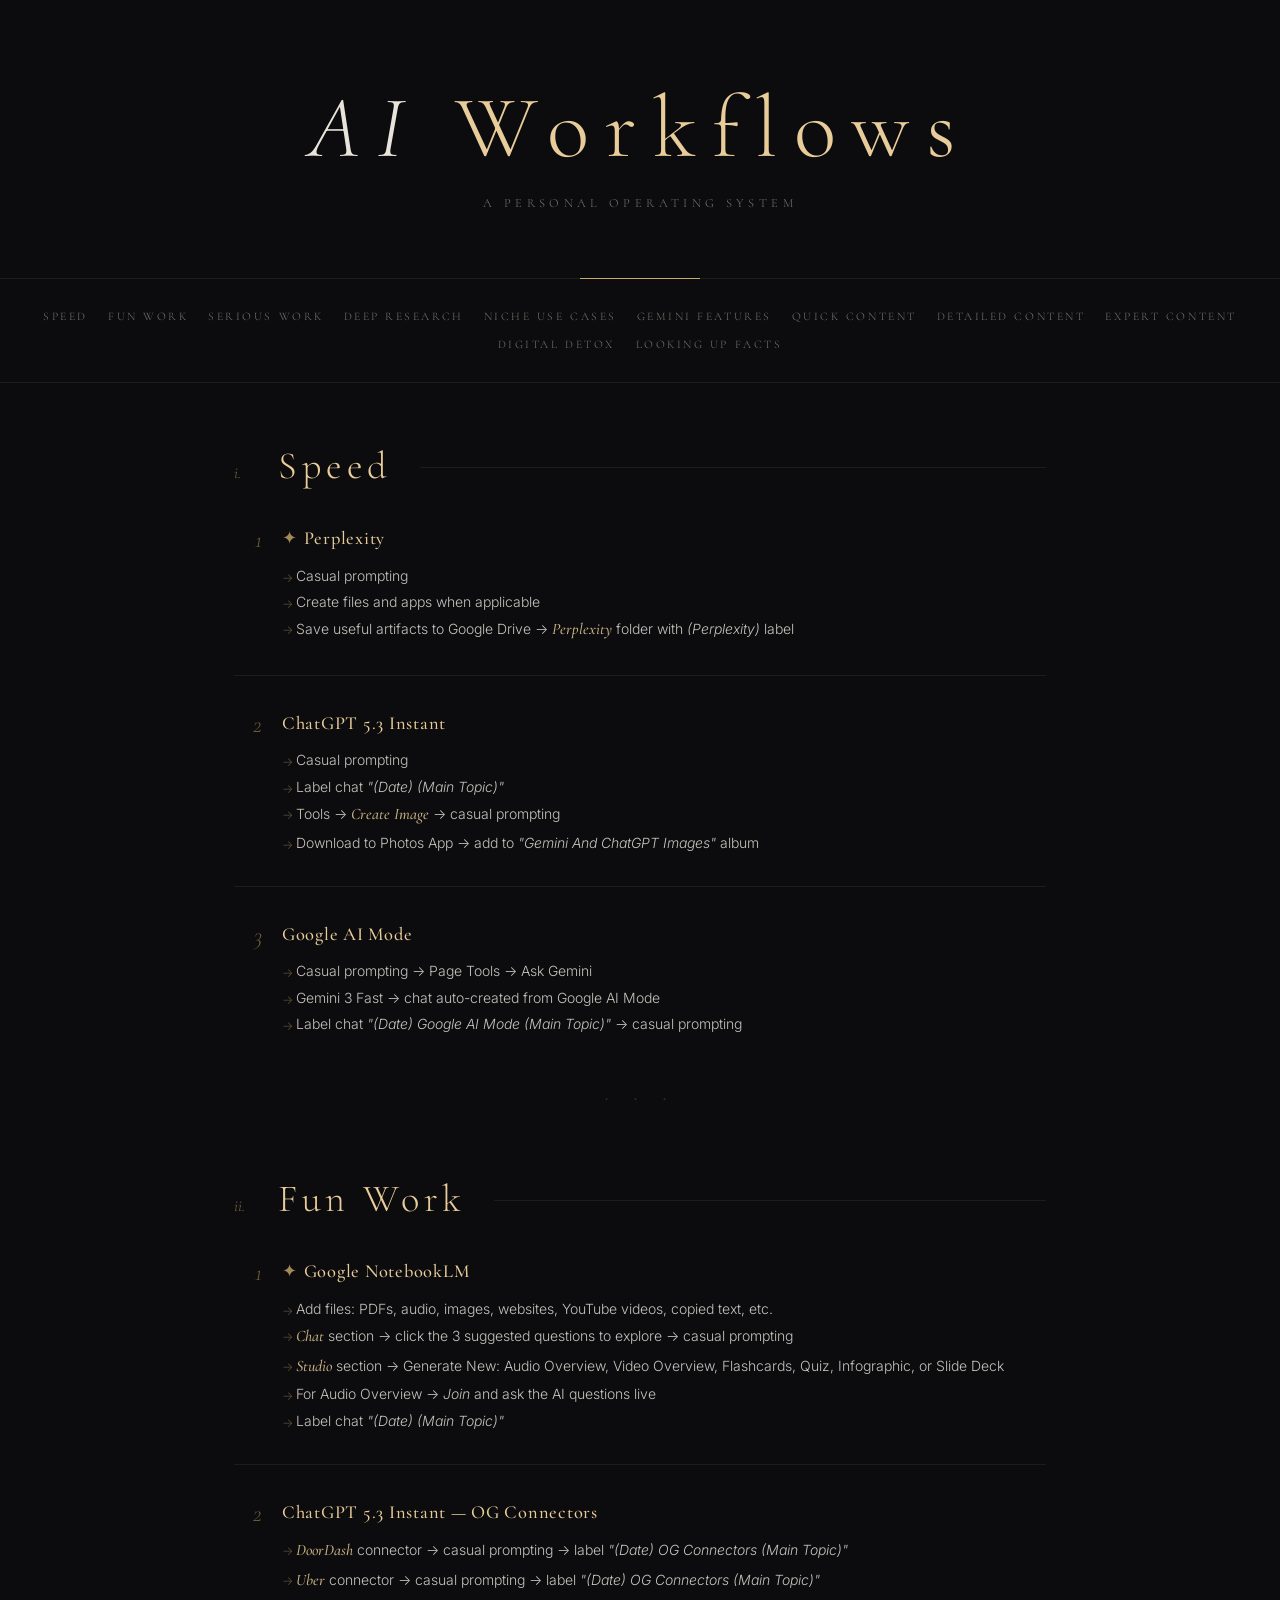
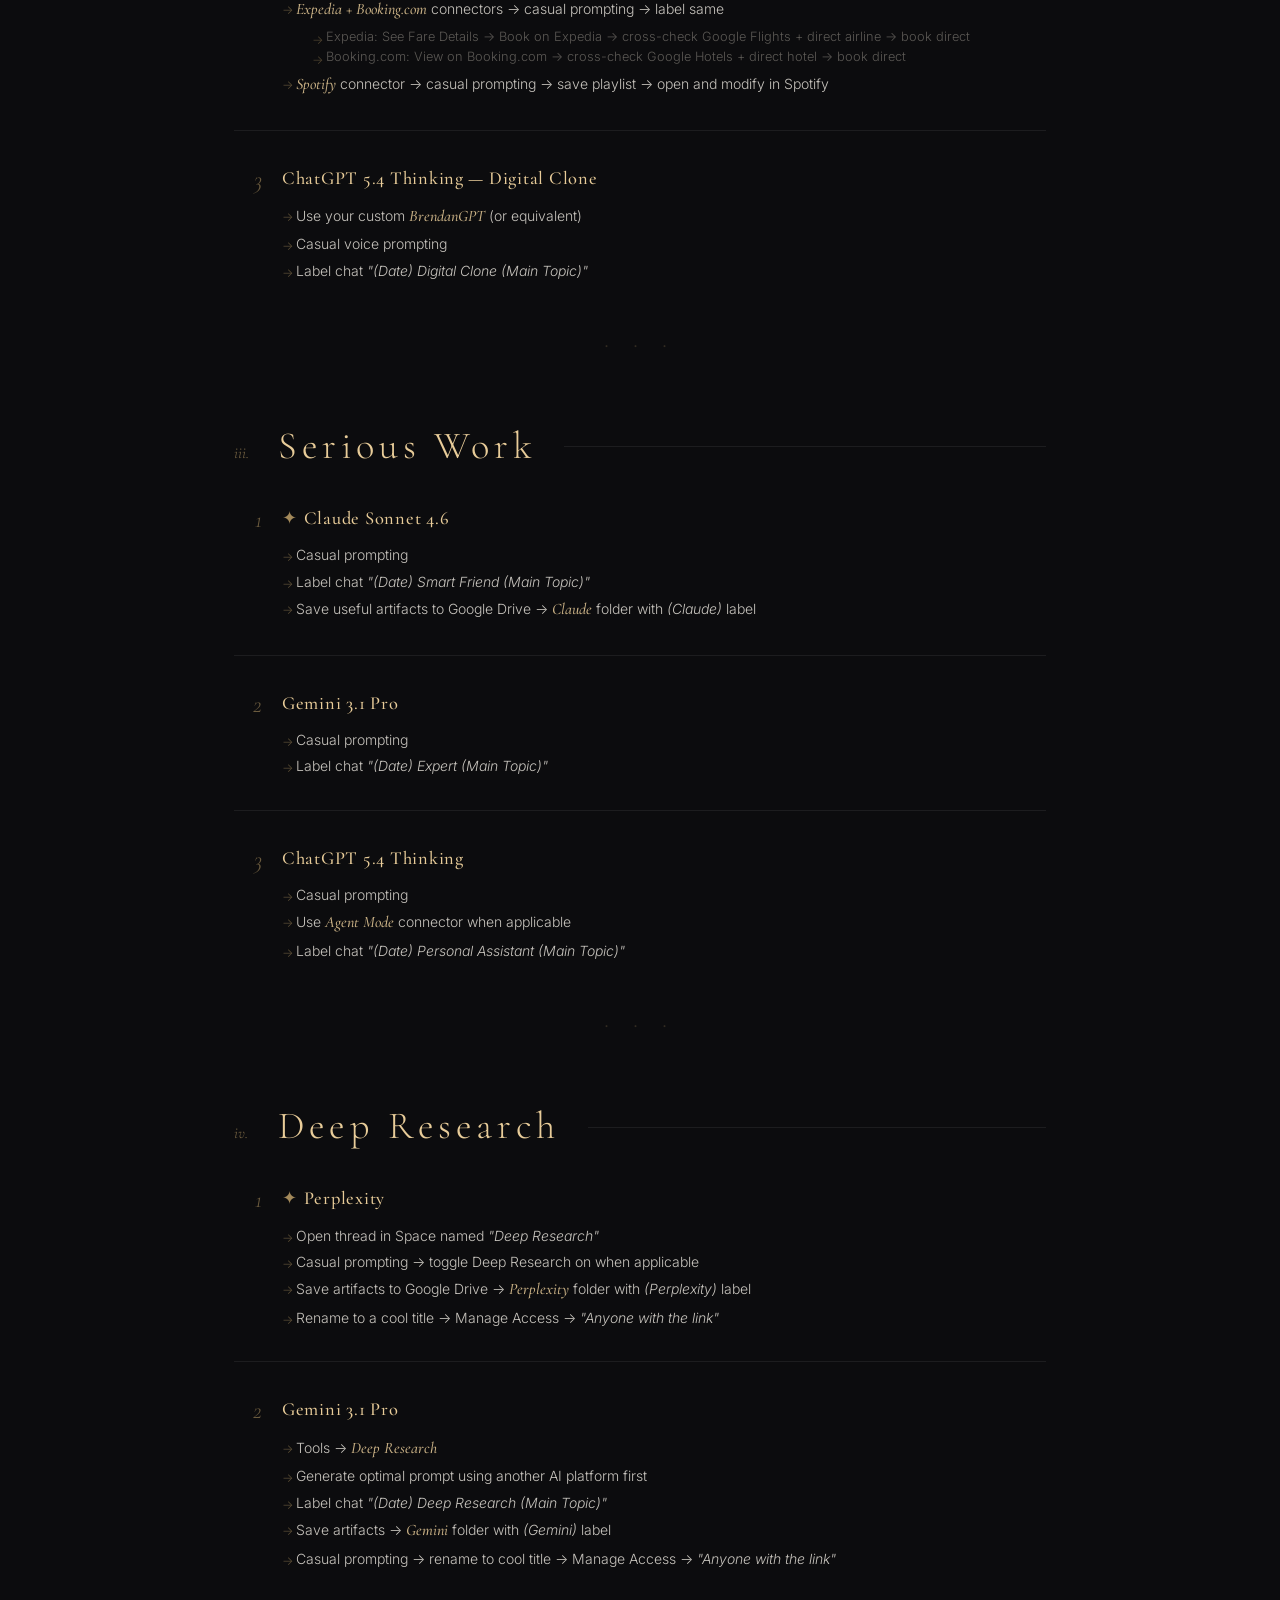
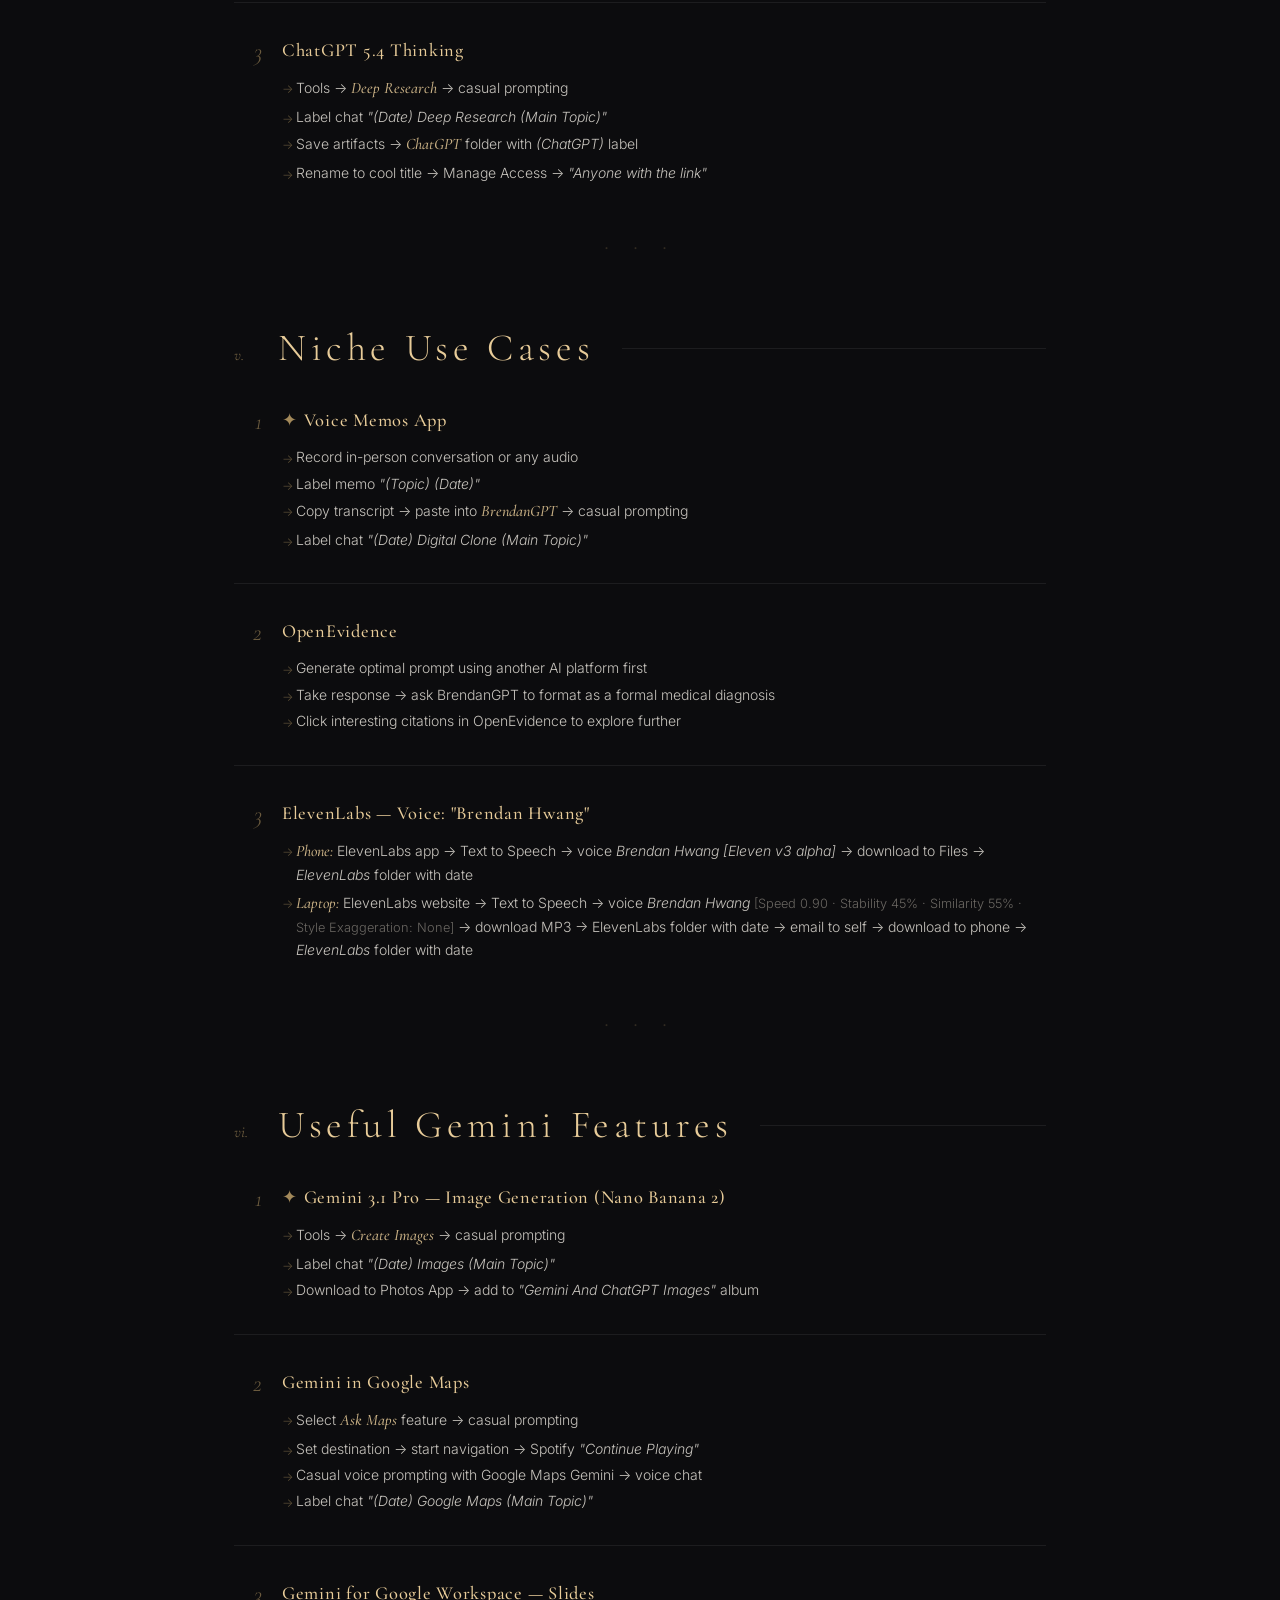
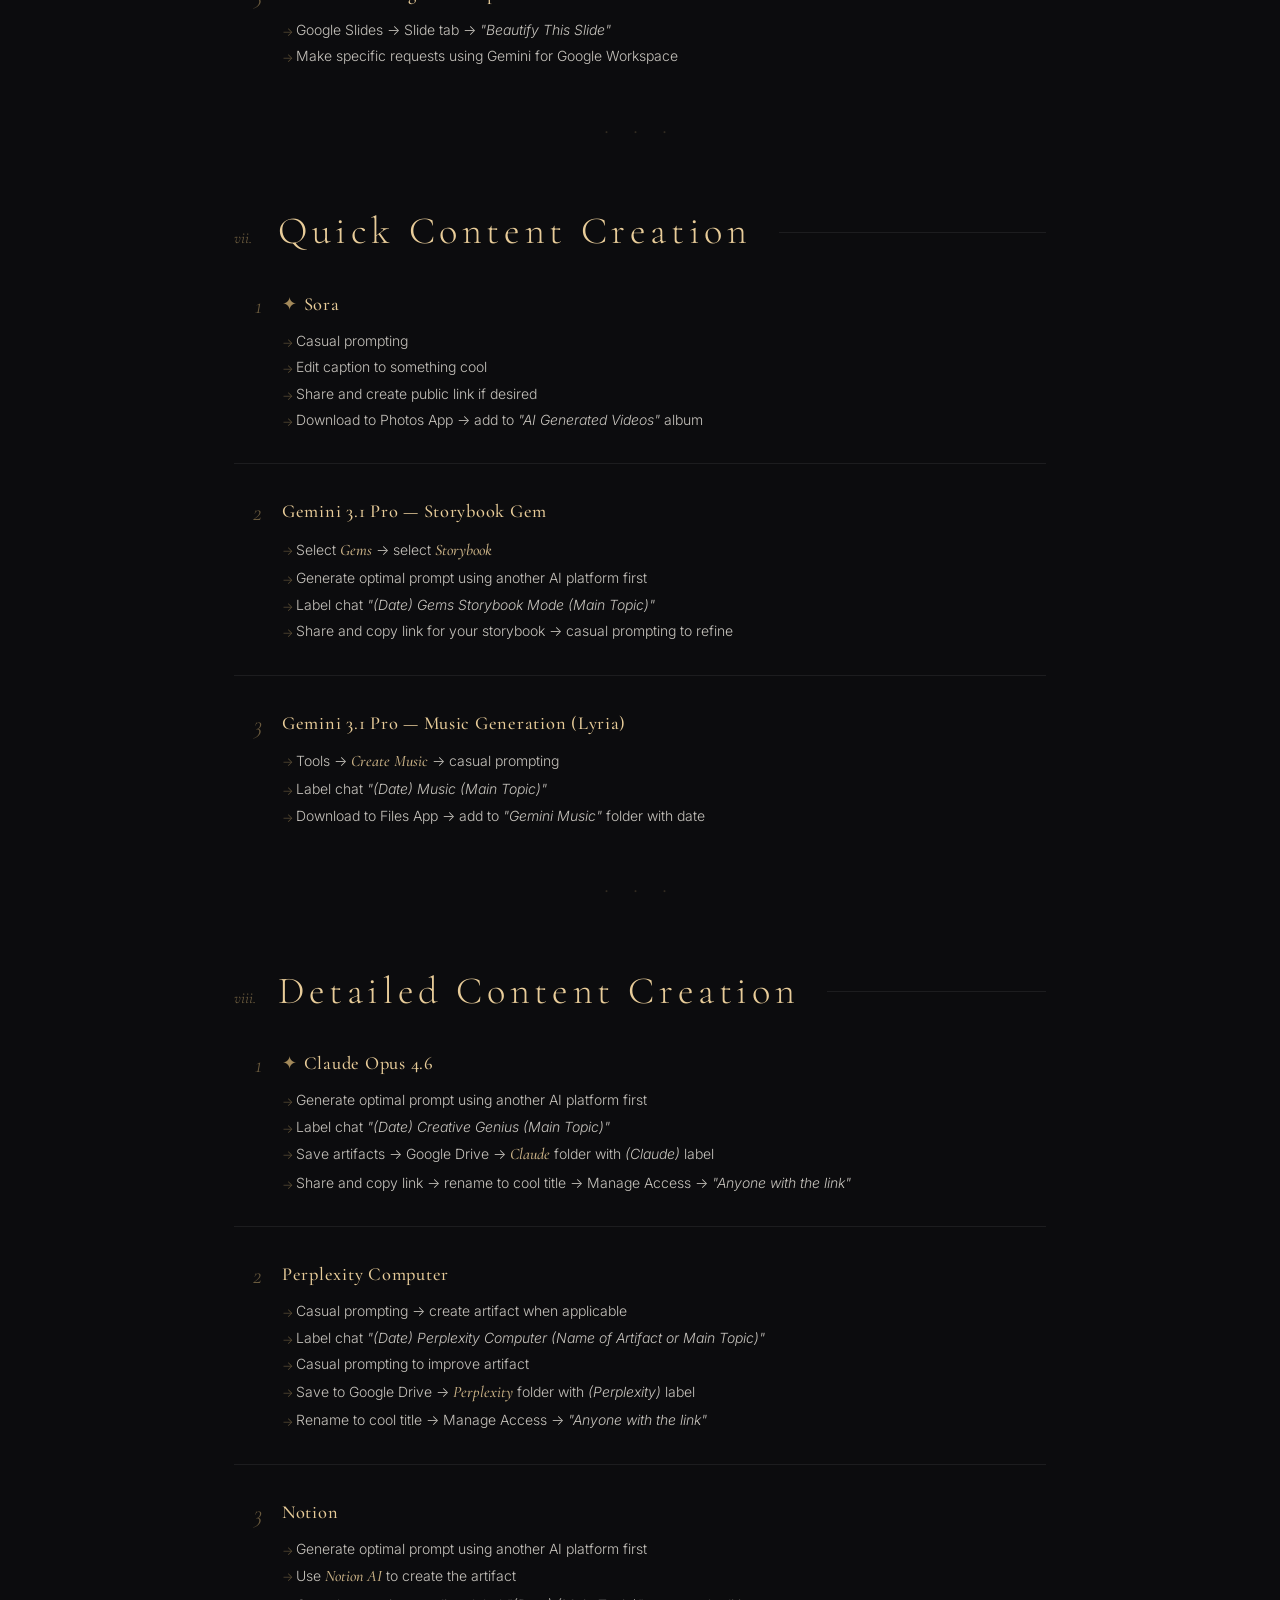
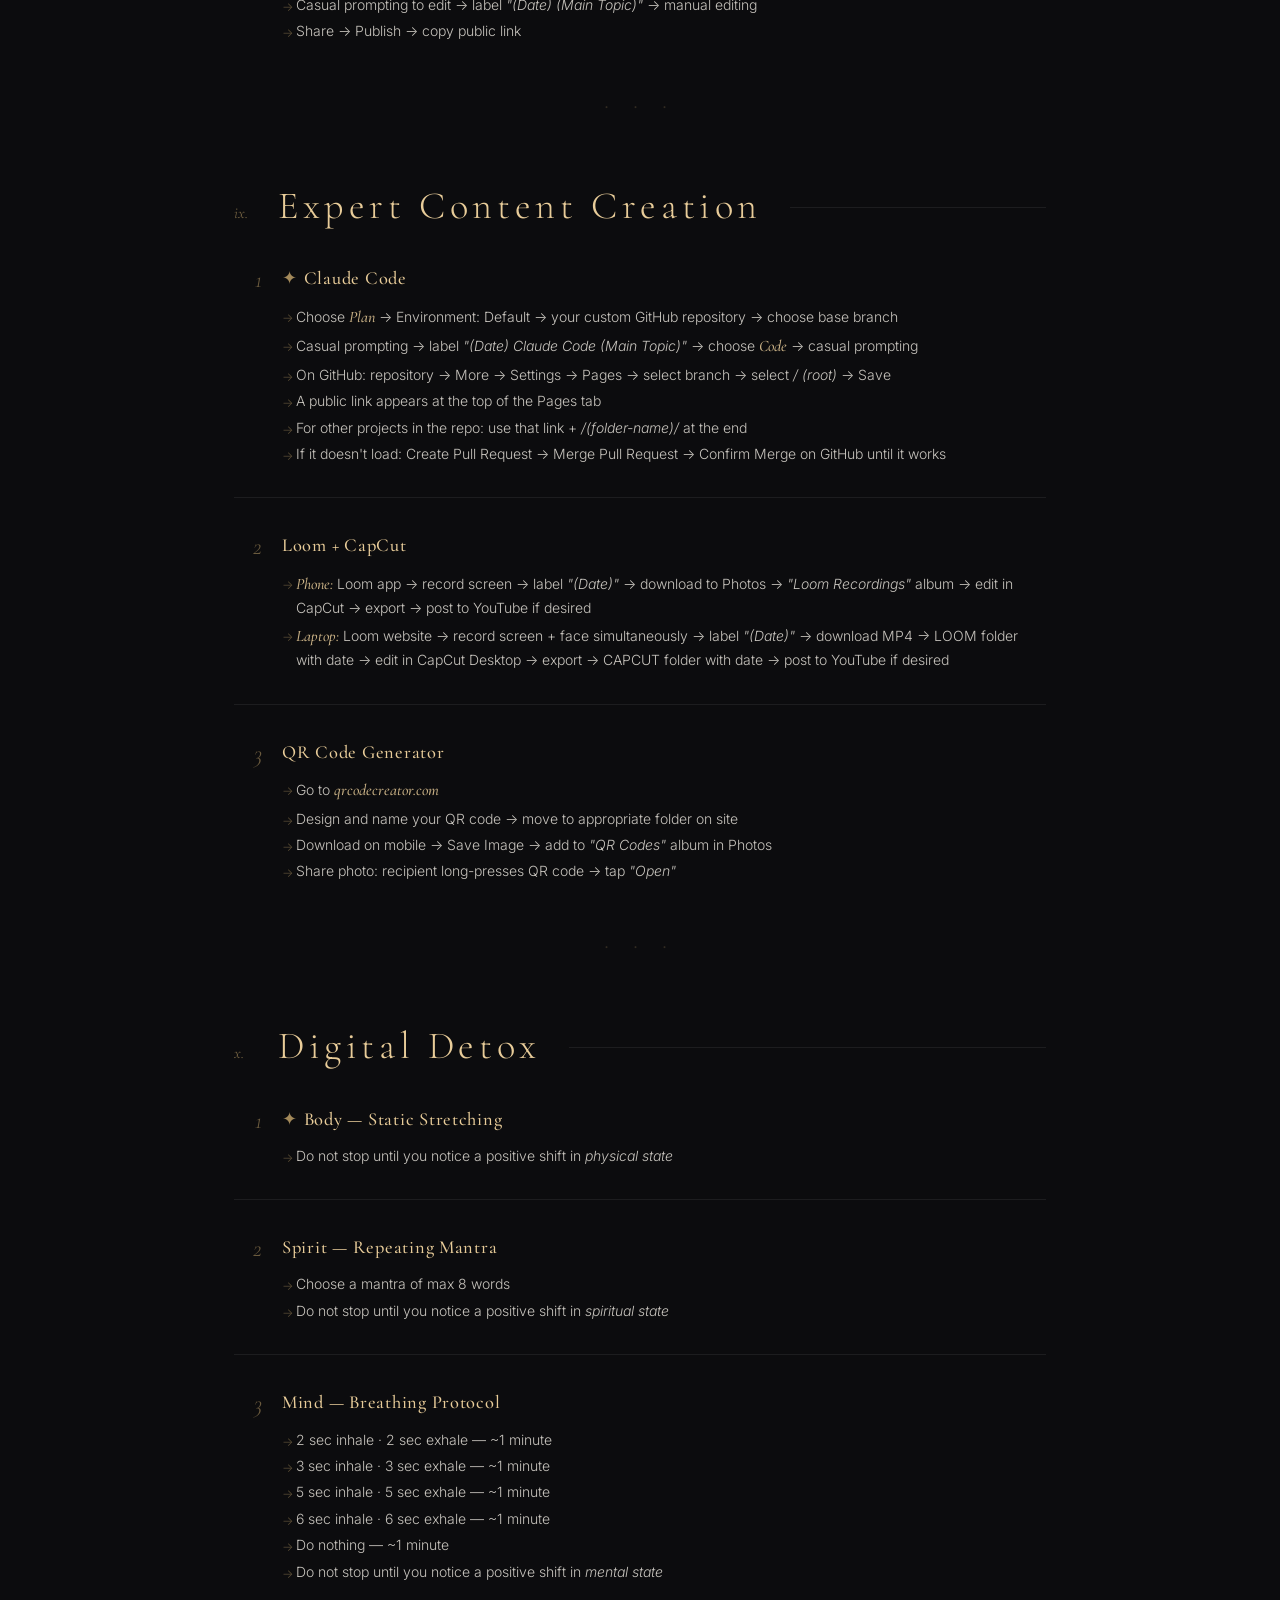
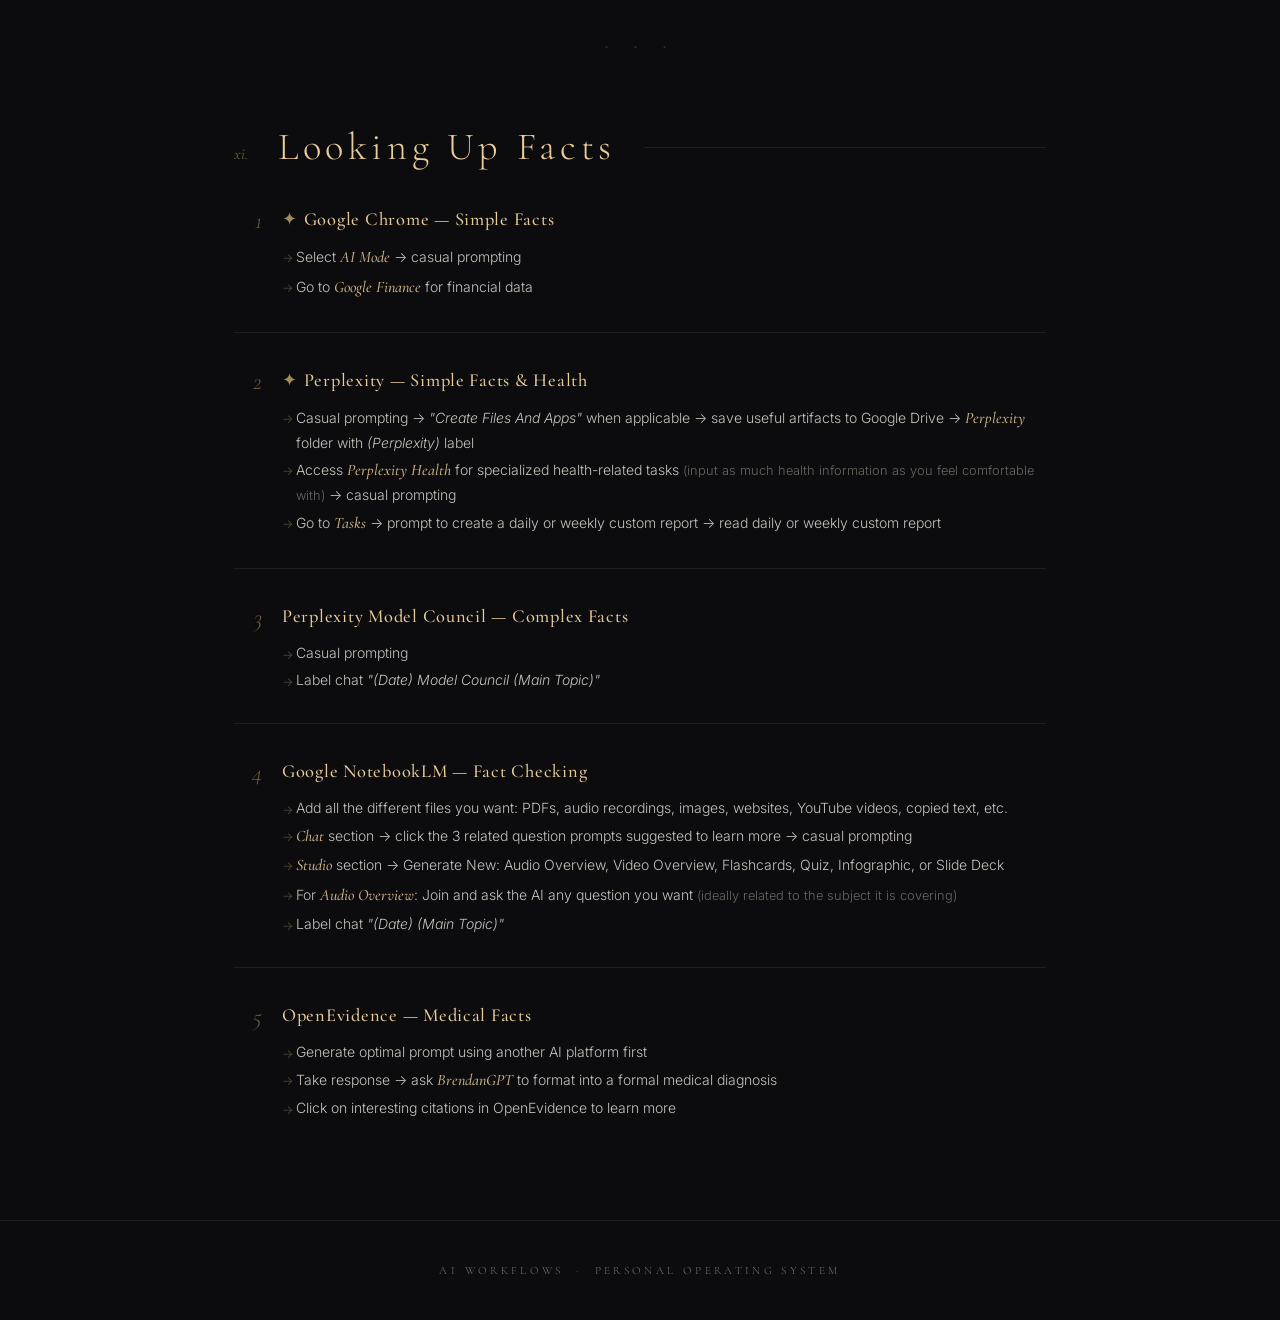
<file: ai-workflows-guide/index.html>
<!DOCTYPE html>
<html lang="en">
<head>
  <meta charset="UTF-8" />
  <meta name="viewport" content="width=device-width, initial-scale=1.0" />
  <title>AI Workflows</title>
  <link rel="preconnect" href="https://fonts.googleapis.com" />
  <link rel="preconnect" href="https://fonts.gstatic.com" crossorigin />
  <link href="https://fonts.googleapis.com/css2?family=Cormorant+Garamond:ital,wght@0,300;0,400;0,500;0,600;1,300;1,400&family=Cormorant+SC:wght@300;400;500&family=Inter:wght@300;400;500&display=swap" rel="stylesheet" />
  <style>
    :root {
      --bg: #0c0c0e;
      --surface: #13131a;
      --border: rgba(255,255,255,0.07);
      --gold: #c9a96e;
      --gold-light: #e8cc99;
      --gold-dim: rgba(201,169,110,0.15);
      --text: #e8e4dc;
      --muted: #7a7670;
      --step-arrow: #c9a96e;
    }

    * { box-sizing: border-box; margin: 0; padding: 0; }

    body {
      background: var(--bg);
      color: var(--text);
      font-family: 'Inter', sans-serif;
      font-weight: 300;
      line-height: 1.7;
      min-height: 100vh;
    }

    /* ── HEADER ── */
    header {
      text-align: center;
      padding: 80px 24px 64px;
      border-bottom: 1px solid var(--border);
      position: relative;
    }
    header::after {
      content: '';
      position: absolute;
      bottom: -1px; left: 50%; transform: translateX(-50%);
      width: 120px; height: 1px;
      background: var(--gold);
    }
    .site-title {
      font-family: 'Cormorant Garamond', serif;
      font-size: clamp(3rem, 8vw, 5.5rem);
      font-weight: 300;
      letter-spacing: 0.18em;
      color: var(--gold-light);
      line-height: 1.1;
    }
    .site-title em {
      font-style: italic;
      font-weight: 300;
      color: var(--text);
    }
    .site-subtitle {
      margin-top: 16px;
      font-family: 'Cormorant SC', serif;
      font-size: 0.78rem;
      letter-spacing: 0.35em;
      color: var(--muted);
      text-transform: uppercase;
    }

    /* ── NAV ── */
    nav {
      display: flex;
      flex-wrap: wrap;
      justify-content: center;
      gap: 8px 20px;
      padding: 28px 24px;
      border-bottom: 1px solid var(--border);
    }
    nav a {
      font-family: 'Cormorant SC', serif;
      font-size: 0.72rem;
      letter-spacing: 0.22em;
      color: var(--muted);
      text-decoration: none;
      text-transform: uppercase;
      transition: color 0.2s;
    }
    nav a:hover { color: var(--gold); }

    /* ── MAIN ── */
    main {
      max-width: 860px;
      margin: 0 auto;
      padding: 0 24px 100px;
    }

    /* ── SECTION ── */
    .workflow-section {
      padding: 64px 0 0;
    }
    .section-header {
      display: flex;
      align-items: baseline;
      gap: 20px;
      margin-bottom: 36px;
    }
    .section-num {
      font-family: 'Cormorant Garamond', serif;
      font-size: 1rem;
      font-style: italic;
      color: var(--gold);
      opacity: 0.6;
      min-width: 24px;
    }
    .section-title {
      font-family: 'Cormorant Garamond', serif;
      font-size: clamp(1.6rem, 4vw, 2.4rem);
      font-weight: 300;
      letter-spacing: 0.12em;
      color: var(--gold-light);
      line-height: 1;
    }
    .section-line {
      flex: 1;
      height: 1px;
      background: var(--border);
      margin-left: 8px;
      align-self: center;
    }

    /* ── WORKFLOW ITEM ── */
    .workflow-item {
      display: grid;
      grid-template-columns: 28px 1fr;
      gap: 0 20px;
      margin-bottom: 32px;
      padding-bottom: 32px;
      border-bottom: 1px solid var(--border);
    }
    .workflow-item:last-child {
      border-bottom: none;
      padding-bottom: 0;
      margin-bottom: 0;
    }
    .item-num {
      font-family: 'Cormorant Garamond', serif;
      font-size: 1.5rem;
      font-style: italic;
      color: var(--gold);
      opacity: 0.5;
      line-height: 1.4;
      text-align: right;
    }
    .item-body {}

    /* primary tool name */
    .tool-name {
      font-family: 'Cormorant Garamond', serif;
      font-size: 1.15rem;
      font-weight: 500;
      color: var(--gold-light);
      letter-spacing: 0.04em;
      margin-bottom: 10px;
    }
    .tool-name .star {
      color: var(--gold);
      margin-right: 6px;
      opacity: 0.8;
    }

    /* steps list */
    .steps {
      list-style: none;
      display: flex;
      flex-direction: column;
      gap: 4px;
    }
    .steps li {
      font-size: 0.875rem;
      font-weight: 300;
      color: var(--text);
      opacity: 0.85;
      line-height: 1.6;
      padding-left: 14px;
      position: relative;
    }
    .steps li::before {
      content: '→';
      position: absolute;
      left: 0;
      color: var(--gold);
      opacity: 0.5;
      font-size: 0.75rem;
      top: 3px;
    }
    .steps li strong {
      font-weight: 500;
      color: var(--gold-light);
      font-style: italic;
      font-family: 'Cormorant Garamond', serif;
      font-size: 1rem;
    }
    .steps li .note {
      color: var(--muted);
      font-size: 0.8rem;
    }

    /* ── DIVIDER ── */
    .section-divider {
      text-align: center;
      padding: 48px 0 0;
      color: var(--gold);
      opacity: 0.2;
      font-size: 1.2rem;
      letter-spacing: 0.5em;
    }

    /* ── FOOTER ── */
    footer {
      text-align: center;
      padding: 40px 24px;
      border-top: 1px solid var(--border);
      font-family: 'Cormorant SC', serif;
      font-size: 0.7rem;
      letter-spacing: 0.3em;
      color: var(--muted);
      text-transform: uppercase;
    }

    @media (max-width: 560px) {
      .workflow-item { grid-template-columns: 20px 1fr; gap: 0 12px; }
    }
  </style>
</head>
<body>

<header>
  <h1 class="site-title"><em>AI</em> Workflows</h1>
  <p class="site-subtitle">A Personal Operating System</p>
</header>

<nav>
  <a href="#speed">Speed</a>
  <a href="#fun">Fun Work</a>
  <a href="#serious">Serious Work</a>
  <a href="#deep">Deep Research</a>
  <a href="#niche">Niche Use Cases</a>
  <a href="#gemini">Gemini Features</a>
  <a href="#quick">Quick Content</a>
  <a href="#detailed">Detailed Content</a>
  <a href="#expert">Expert Content</a>
  <a href="#detox">Digital Detox</a>
  <a href="#lookup">Looking Up Facts</a>
</nav>

<main>

  <!-- ── SPEED ── -->
  <section class="workflow-section" id="speed">
    <div class="section-header">
      <span class="section-num">i.</span>
      <h2 class="section-title">Speed</h2>
      <div class="section-line"></div>
    </div>

    <div class="workflow-item">
      <div class="item-num">1</div>
      <div class="item-body">
        <div class="tool-name"><span class="star">✦</span>Perplexity</div>
        <ul class="steps">
          <li>Casual prompting</li>
          <li>Create files and apps when applicable</li>
          <li>Save useful artifacts to Google Drive → <strong>Perplexity</strong> folder with <em>(Perplexity)</em> label</li>
        </ul>
      </div>
    </div>

    <div class="workflow-item">
      <div class="item-num">2</div>
      <div class="item-body">
        <div class="tool-name">ChatGPT 5.3 Instant</div>
        <ul class="steps">
          <li>Casual prompting</li>
          <li>Label chat <em>"(Date) (Main Topic)"</em></li>
          <li>Tools → <strong>Create Image</strong> → casual prompting</li>
          <li>Download to Photos App → add to <em>"Gemini And ChatGPT Images"</em> album</li>
        </ul>
      </div>
    </div>

    <div class="workflow-item">
      <div class="item-num">3</div>
      <div class="item-body">
        <div class="tool-name">Google AI Mode</div>
        <ul class="steps">
          <li>Casual prompting → Page Tools → Ask Gemini</li>
          <li>Gemini 3 Fast → chat auto-created from Google AI Mode</li>
          <li>Label chat <em>"(Date) Google AI Mode (Main Topic)"</em> → casual prompting</li>
        </ul>
      </div>
    </div>
  </section>

  <div class="section-divider">· · ·</div>

  <!-- ── FUN WORK ── -->
  <section class="workflow-section" id="fun">
    <div class="section-header">
      <span class="section-num">ii.</span>
      <h2 class="section-title">Fun Work</h2>
      <div class="section-line"></div>
    </div>

    <div class="workflow-item">
      <div class="item-num">1</div>
      <div class="item-body">
        <div class="tool-name"><span class="star">✦</span>Google NotebookLM</div>
        <ul class="steps">
          <li>Add files: PDFs, audio, images, websites, YouTube videos, copied text, etc.</li>
          <li><strong>Chat</strong> section → click the 3 suggested questions to explore → casual prompting</li>
          <li><strong>Studio</strong> section → Generate New: Audio Overview, Video Overview, Flashcards, Quiz, Infographic, or Slide Deck</li>
          <li>For Audio Overview → <em>Join</em> and ask the AI questions live</li>
          <li>Label chat <em>"(Date) (Main Topic)"</em></li>
        </ul>
      </div>
    </div>

    <div class="workflow-item">
      <div class="item-num">2</div>
      <div class="item-body">
        <div class="tool-name">ChatGPT 5.3 Instant — OG Connectors</div>
        <ul class="steps">
          <li><strong>DoorDash</strong> connector → casual prompting → label <em>"(Date) OG Connectors (Main Topic)"</em></li>
          <li><strong>Uber</strong> connector → casual prompting → label <em>"(Date) OG Connectors (Main Topic)"</em></li>
          <li><strong>Expedia + Booking.com</strong> connectors → casual prompting → label same
            <ul style="margin-top:4px;padding-left:16px;list-style:none;">
              <li style="font-size:0.8rem;color:var(--muted);">Expedia: See Fare Details → Book on Expedia → cross-check Google Flights + direct airline → book direct</li>
              <li style="font-size:0.8rem;color:var(--muted);">Booking.com: View on Booking.com → cross-check Google Hotels + direct hotel → book direct</li>
            </ul>
          </li>
          <li><strong>Spotify</strong> connector → casual prompting → save playlist → open and modify in Spotify</li>
        </ul>
      </div>
    </div>

    <div class="workflow-item">
      <div class="item-num">3</div>
      <div class="item-body">
        <div class="tool-name">ChatGPT 5.4 Thinking — Digital Clone</div>
        <ul class="steps">
          <li>Use your custom <strong>BrendanGPT</strong> (or equivalent)</li>
          <li>Casual voice prompting</li>
          <li>Label chat <em>"(Date) Digital Clone (Main Topic)"</em></li>
        </ul>
      </div>
    </div>
  </section>

  <div class="section-divider">· · ·</div>

  <!-- ── SERIOUS WORK ── -->
  <section class="workflow-section" id="serious">
    <div class="section-header">
      <span class="section-num">iii.</span>
      <h2 class="section-title">Serious Work</h2>
      <div class="section-line"></div>
    </div>

    <div class="workflow-item">
      <div class="item-num">1</div>
      <div class="item-body">
        <div class="tool-name"><span class="star">✦</span>Claude Sonnet 4.6</div>
        <ul class="steps">
          <li>Casual prompting</li>
          <li>Label chat <em>"(Date) Smart Friend (Main Topic)"</em></li>
          <li>Save useful artifacts to Google Drive → <strong>Claude</strong> folder with <em>(Claude)</em> label</li>
        </ul>
      </div>
    </div>

    <div class="workflow-item">
      <div class="item-num">2</div>
      <div class="item-body">
        <div class="tool-name">Gemini 3.1 Pro</div>
        <ul class="steps">
          <li>Casual prompting</li>
          <li>Label chat <em>"(Date) Expert (Main Topic)"</em></li>
        </ul>
      </div>
    </div>

    <div class="workflow-item">
      <div class="item-num">3</div>
      <div class="item-body">
        <div class="tool-name">ChatGPT 5.4 Thinking</div>
        <ul class="steps">
          <li>Casual prompting</li>
          <li>Use <strong>Agent Mode</strong> connector when applicable</li>
          <li>Label chat <em>"(Date) Personal Assistant (Main Topic)"</em></li>
        </ul>
      </div>
    </div>
  </section>

  <div class="section-divider">· · ·</div>

  <!-- ── DEEP RESEARCH ── -->
  <section class="workflow-section" id="deep">
    <div class="section-header">
      <span class="section-num">iv.</span>
      <h2 class="section-title">Deep Research</h2>
      <div class="section-line"></div>
    </div>

    <div class="workflow-item">
      <div class="item-num">1</div>
      <div class="item-body">
        <div class="tool-name"><span class="star">✦</span>Perplexity</div>
        <ul class="steps">
          <li>Open thread in Space named <em>"Deep Research"</em></li>
          <li>Casual prompting → toggle Deep Research on when applicable</li>
          <li>Save artifacts to Google Drive → <strong>Perplexity</strong> folder with <em>(Perplexity)</em> label</li>
          <li>Rename to a cool title → Manage Access → <em>"Anyone with the link"</em></li>
        </ul>
      </div>
    </div>

    <div class="workflow-item">
      <div class="item-num">2</div>
      <div class="item-body">
        <div class="tool-name">Gemini 3.1 Pro</div>
        <ul class="steps">
          <li>Tools → <strong>Deep Research</strong></li>
          <li>Generate optimal prompt using another AI platform first</li>
          <li>Label chat <em>"(Date) Deep Research (Main Topic)"</em></li>
          <li>Save artifacts → <strong>Gemini</strong> folder with <em>(Gemini)</em> label</li>
          <li>Casual prompting → rename to cool title → Manage Access → <em>"Anyone with the link"</em></li>
        </ul>
      </div>
    </div>

    <div class="workflow-item">
      <div class="item-num">3</div>
      <div class="item-body">
        <div class="tool-name">ChatGPT 5.4 Thinking</div>
        <ul class="steps">
          <li>Tools → <strong>Deep Research</strong> → casual prompting</li>
          <li>Label chat <em>"(Date) Deep Research (Main Topic)"</em></li>
          <li>Save artifacts → <strong>ChatGPT</strong> folder with <em>(ChatGPT)</em> label</li>
          <li>Rename to cool title → Manage Access → <em>"Anyone with the link"</em></li>
        </ul>
      </div>
    </div>
  </section>

  <div class="section-divider">· · ·</div>

  <!-- ── NICHE USE CASES ── -->
  <section class="workflow-section" id="niche">
    <div class="section-header">
      <span class="section-num">v.</span>
      <h2 class="section-title">Niche Use Cases</h2>
      <div class="section-line"></div>
    </div>

    <div class="workflow-item">
      <div class="item-num">1</div>
      <div class="item-body">
        <div class="tool-name"><span class="star">✦</span>Voice Memos App</div>
        <ul class="steps">
          <li>Record in-person conversation or any audio</li>
          <li>Label memo <em>"(Topic) (Date)"</em></li>
          <li>Copy transcript → paste into <strong>BrendanGPT</strong> → casual prompting</li>
          <li>Label chat <em>"(Date) Digital Clone (Main Topic)"</em></li>
        </ul>
      </div>
    </div>

    <div class="workflow-item">
      <div class="item-num">2</div>
      <div class="item-body">
        <div class="tool-name">OpenEvidence</div>
        <ul class="steps">
          <li>Generate optimal prompt using another AI platform first</li>
          <li>Take response → ask BrendanGPT to format as a formal medical diagnosis</li>
          <li>Click interesting citations in OpenEvidence to explore further</li>
        </ul>
      </div>
    </div>

    <div class="workflow-item">
      <div class="item-num">3</div>
      <div class="item-body">
        <div class="tool-name">ElevenLabs — Voice: "Brendan Hwang"</div>
        <ul class="steps">
          <li><strong>Phone:</strong> ElevenLabs app → Text to Speech → voice <em>Brendan Hwang [Eleven v3 alpha]</em> → download to Files → <em>ElevenLabs</em> folder with date</li>
          <li><strong>Laptop:</strong> ElevenLabs website → Text to Speech → voice <em>Brendan Hwang</em> <span class="note">[Speed 0.90 · Stability 45% · Similarity 55% · Style Exaggeration: None]</span> → download MP3 → ElevenLabs folder with date → email to self → download to phone → <em>ElevenLabs</em> folder with date</li>
        </ul>
      </div>
    </div>
  </section>

  <div class="section-divider">· · ·</div>

  <!-- ── USEFUL GEMINI FEATURES ── -->
  <section class="workflow-section" id="gemini">
    <div class="section-header">
      <span class="section-num">vi.</span>
      <h2 class="section-title">Useful Gemini Features</h2>
      <div class="section-line"></div>
    </div>

    <div class="workflow-item">
      <div class="item-num">1</div>
      <div class="item-body">
        <div class="tool-name"><span class="star">✦</span>Gemini 3.1 Pro — Image Generation <span class="note">(Nano Banana 2)</span></div>
        <ul class="steps">
          <li>Tools → <strong>Create Images</strong> → casual prompting</li>
          <li>Label chat <em>"(Date) Images (Main Topic)"</em></li>
          <li>Download to Photos App → add to <em>"Gemini And ChatGPT Images"</em> album</li>
        </ul>
      </div>
    </div>

    <div class="workflow-item">
      <div class="item-num">2</div>
      <div class="item-body">
        <div class="tool-name">Gemini in Google Maps</div>
        <ul class="steps">
          <li>Select <strong>Ask Maps</strong> feature → casual prompting</li>
          <li>Set destination → start navigation → Spotify <em>"Continue Playing"</em></li>
          <li>Casual voice prompting with Google Maps Gemini → voice chat</li>
          <li>Label chat <em>"(Date) Google Maps (Main Topic)"</em></li>
        </ul>
      </div>
    </div>

    <div class="workflow-item">
      <div class="item-num">3</div>
      <div class="item-body">
        <div class="tool-name">Gemini for Google Workspace — Slides</div>
        <ul class="steps">
          <li>Google Slides → Slide tab → <em>"Beautify This Slide"</em></li>
          <li>Make specific requests using Gemini for Google Workspace</li>
        </ul>
      </div>
    </div>
  </section>

  <div class="section-divider">· · ·</div>

  <!-- ── QUICK CONTENT CREATION ── -->
  <section class="workflow-section" id="quick">
    <div class="section-header">
      <span class="section-num">vii.</span>
      <h2 class="section-title">Quick Content Creation</h2>
      <div class="section-line"></div>
    </div>

    <div class="workflow-item">
      <div class="item-num">1</div>
      <div class="item-body">
        <div class="tool-name"><span class="star">✦</span>Sora</div>
        <ul class="steps">
          <li>Casual prompting</li>
          <li>Edit caption to something cool</li>
          <li>Share and create public link if desired</li>
          <li>Download to Photos App → add to <em>"AI Generated Videos"</em> album</li>
        </ul>
      </div>
    </div>

    <div class="workflow-item">
      <div class="item-num">2</div>
      <div class="item-body">
        <div class="tool-name">Gemini 3.1 Pro — Storybook Gem</div>
        <ul class="steps">
          <li>Select <strong>Gems</strong> → select <strong>Storybook</strong></li>
          <li>Generate optimal prompt using another AI platform first</li>
          <li>Label chat <em>"(Date) Gems Storybook Mode (Main Topic)"</em></li>
          <li>Share and copy link for your storybook → casual prompting to refine</li>
        </ul>
      </div>
    </div>

    <div class="workflow-item">
      <div class="item-num">3</div>
      <div class="item-body">
        <div class="tool-name">Gemini 3.1 Pro — Music Generation <span class="note">(Lyria)</span></div>
        <ul class="steps">
          <li>Tools → <strong>Create Music</strong> → casual prompting</li>
          <li>Label chat <em>"(Date) Music (Main Topic)"</em></li>
          <li>Download to Files App → add to <em>"Gemini Music"</em> folder with date</li>
        </ul>
      </div>
    </div>
  </section>

  <div class="section-divider">· · ·</div>

  <!-- ── DETAILED CONTENT CREATION ── -->
  <section class="workflow-section" id="detailed">
    <div class="section-header">
      <span class="section-num">viii.</span>
      <h2 class="section-title">Detailed Content Creation</h2>
      <div class="section-line"></div>
    </div>

    <div class="workflow-item">
      <div class="item-num">1</div>
      <div class="item-body">
        <div class="tool-name"><span class="star">✦</span>Claude Opus 4.6</div>
        <ul class="steps">
          <li>Generate optimal prompt using another AI platform first</li>
          <li>Label chat <em>"(Date) Creative Genius (Main Topic)"</em></li>
          <li>Save artifacts → Google Drive → <strong>Claude</strong> folder with <em>(Claude)</em> label</li>
          <li>Share and copy link → rename to cool title → Manage Access → <em>"Anyone with the link"</em></li>
        </ul>
      </div>
    </div>

    <div class="workflow-item">
      <div class="item-num">2</div>
      <div class="item-body">
        <div class="tool-name">Perplexity Computer</div>
        <ul class="steps">
          <li>Casual prompting → create artifact when applicable</li>
          <li>Label chat <em>"(Date) Perplexity Computer (Name of Artifact or Main Topic)"</em></li>
          <li>Casual prompting to improve artifact</li>
          <li>Save to Google Drive → <strong>Perplexity</strong> folder with <em>(Perplexity)</em> label</li>
          <li>Rename to cool title → Manage Access → <em>"Anyone with the link"</em></li>
        </ul>
      </div>
    </div>

    <div class="workflow-item">
      <div class="item-num">3</div>
      <div class="item-body">
        <div class="tool-name">Notion</div>
        <ul class="steps">
          <li>Generate optimal prompt using another AI platform first</li>
          <li>Use <strong>Notion AI</strong> to create the artifact</li>
          <li>Casual prompting to edit → label <em>"(Date) (Main Topic)"</em> → manual editing</li>
          <li>Share → Publish → copy public link</li>
        </ul>
      </div>
    </div>
  </section>

  <div class="section-divider">· · ·</div>

  <!-- ── EXPERT CONTENT CREATION ── -->
  <section class="workflow-section" id="expert">
    <div class="section-header">
      <span class="section-num">ix.</span>
      <h2 class="section-title">Expert Content Creation</h2>
      <div class="section-line"></div>
    </div>

    <div class="workflow-item">
      <div class="item-num">1</div>
      <div class="item-body">
        <div class="tool-name"><span class="star">✦</span>Claude Code</div>
        <ul class="steps">
          <li>Choose <strong>Plan</strong> → Environment: Default → your custom GitHub repository → choose base branch</li>
          <li>Casual prompting → label <em>"(Date) Claude Code (Main Topic)"</em> → choose <strong>Code</strong> → casual prompting</li>
          <li>On GitHub: repository → More → Settings → Pages → select branch → select <em>/ (root)</em> → Save</li>
          <li>A public link appears at the top of the Pages tab</li>
          <li>For other projects in the repo: use that link + <em>/(folder-name)/</em> at the end</li>
          <li>If it doesn't load: Create Pull Request → Merge Pull Request → Confirm Merge on GitHub until it works</li>
        </ul>
      </div>
    </div>

    <div class="workflow-item">
      <div class="item-num">2</div>
      <div class="item-body">
        <div class="tool-name">Loom + CapCut</div>
        <ul class="steps">
          <li><strong>Phone:</strong> Loom app → record screen → label <em>"(Date)"</em> → download to Photos → <em>"Loom Recordings"</em> album → edit in CapCut → export → post to YouTube if desired</li>
          <li><strong>Laptop:</strong> Loom website → record screen + face simultaneously → label <em>"(Date)"</em> → download MP4 → LOOM folder with date → edit in CapCut Desktop → export → CAPCUT folder with date → post to YouTube if desired</li>
        </ul>
      </div>
    </div>

    <div class="workflow-item">
      <div class="item-num">3</div>
      <div class="item-body">
        <div class="tool-name">QR Code Generator</div>
        <ul class="steps">
          <li>Go to <strong>qrcodecreator.com</strong></li>
          <li>Design and name your QR code → move to appropriate folder on site</li>
          <li>Download on mobile → Save Image → add to <em>"QR Codes"</em> album in Photos</li>
          <li>Share photo: recipient long-presses QR code → tap <em>"Open"</em></li>
        </ul>
      </div>
    </div>
  </section>

  <div class="section-divider">· · ·</div>

  <!-- ── DIGITAL DETOX ── -->
  <section class="workflow-section" id="detox">
    <div class="section-header">
      <span class="section-num">x.</span>
      <h2 class="section-title">Digital Detox</h2>
      <div class="section-line"></div>
    </div>

    <div class="workflow-item">
      <div class="item-num">1</div>
      <div class="item-body">
        <div class="tool-name"><span class="star">✦</span>Body — Static Stretching</div>
        <ul class="steps">
          <li>Do not stop until you notice a positive shift in <em>physical state</em></li>
        </ul>
      </div>
    </div>

    <div class="workflow-item">
      <div class="item-num">2</div>
      <div class="item-body">
        <div class="tool-name">Spirit — Repeating Mantra</div>
        <ul class="steps">
          <li>Choose a mantra of max 8 words</li>
          <li>Do not stop until you notice a positive shift in <em>spiritual state</em></li>
        </ul>
      </div>
    </div>

    <div class="workflow-item">
      <div class="item-num">3</div>
      <div class="item-body">
        <div class="tool-name">Mind — Breathing Protocol</div>
        <ul class="steps">
          <li>2 sec inhale · 2 sec exhale — ~1 minute</li>
          <li>3 sec inhale · 3 sec exhale — ~1 minute</li>
          <li>5 sec inhale · 5 sec exhale — ~1 minute</li>
          <li>6 sec inhale · 6 sec exhale — ~1 minute</li>
          <li>Do nothing — ~1 minute</li>
          <li>Do not stop until you notice a positive shift in <em>mental state</em></li>
        </ul>
      </div>
    </div>
  </section>

  <div class="section-divider">· · ·</div>

  <!-- ── LOOKING UP FACTS ── -->
  <section class="workflow-section" id="lookup">
    <div class="section-header">
      <span class="section-num">xi.</span>
      <h2 class="section-title">Looking Up Facts</h2>
      <div class="section-line"></div>
    </div>

    <div class="workflow-item">
      <div class="item-num">1</div>
      <div class="item-body">
        <div class="tool-name"><span class="star">✦</span>Google Chrome — Simple Facts</div>
        <ul class="steps">
          <li>Select <strong>AI Mode</strong> → casual prompting</li>
          <li>Go to <strong>Google Finance</strong> for financial data</li>
        </ul>
      </div>
    </div>

    <div class="workflow-item">
      <div class="item-num">2</div>
      <div class="item-body">
        <div class="tool-name"><span class="star">✦</span>Perplexity — Simple Facts &amp; Health</div>
        <ul class="steps">
          <li>Casual prompting → <em>"Create Files And Apps"</em> when applicable → save useful artifacts to Google Drive → <strong>Perplexity</strong> folder with <em>(Perplexity)</em> label</li>
          <li>Access <strong>Perplexity Health</strong> for specialized health-related tasks <span class="note">(input as much health information as you feel comfortable with)</span> → casual prompting</li>
          <li>Go to <strong>Tasks</strong> → prompt to create a daily or weekly custom report → read daily or weekly custom report</li>
        </ul>
      </div>
    </div>

    <div class="workflow-item">
      <div class="item-num">3</div>
      <div class="item-body">
        <div class="tool-name">Perplexity Model Council — Complex Facts</div>
        <ul class="steps">
          <li>Casual prompting</li>
          <li>Label chat <em>"(Date) Model Council (Main Topic)"</em></li>
        </ul>
      </div>
    </div>

    <div class="workflow-item">
      <div class="item-num">4</div>
      <div class="item-body">
        <div class="tool-name">Google NotebookLM — Fact Checking</div>
        <ul class="steps">
          <li>Add all the different files you want: PDFs, audio recordings, images, websites, YouTube videos, copied text, etc.</li>
          <li><strong>Chat</strong> section → click the 3 related question prompts suggested to learn more → casual prompting</li>
          <li><strong>Studio</strong> section → Generate New: Audio Overview, Video Overview, Flashcards, Quiz, Infographic, or Slide Deck</li>
          <li>For <strong>Audio Overview</strong>: Join and ask the AI any question you want <span class="note">(ideally related to the subject it is covering)</span></li>
          <li>Label chat <em>"(Date) (Main Topic)"</em></li>
        </ul>
      </div>
    </div>

    <div class="workflow-item">
      <div class="item-num">5</div>
      <div class="item-body">
        <div class="tool-name">OpenEvidence — Medical Facts</div>
        <ul class="steps">
          <li>Generate optimal prompt using another AI platform first</li>
          <li>Take response → ask <strong>BrendanGPT</strong> to format into a formal medical diagnosis</li>
          <li>Click on interesting citations in OpenEvidence to learn more</li>
        </ul>
      </div>
    </div>

  </section>

</main>

<footer>
  AI Workflows &nbsp;·&nbsp; Personal Operating System
</footer>

</body>
</html>
</file>
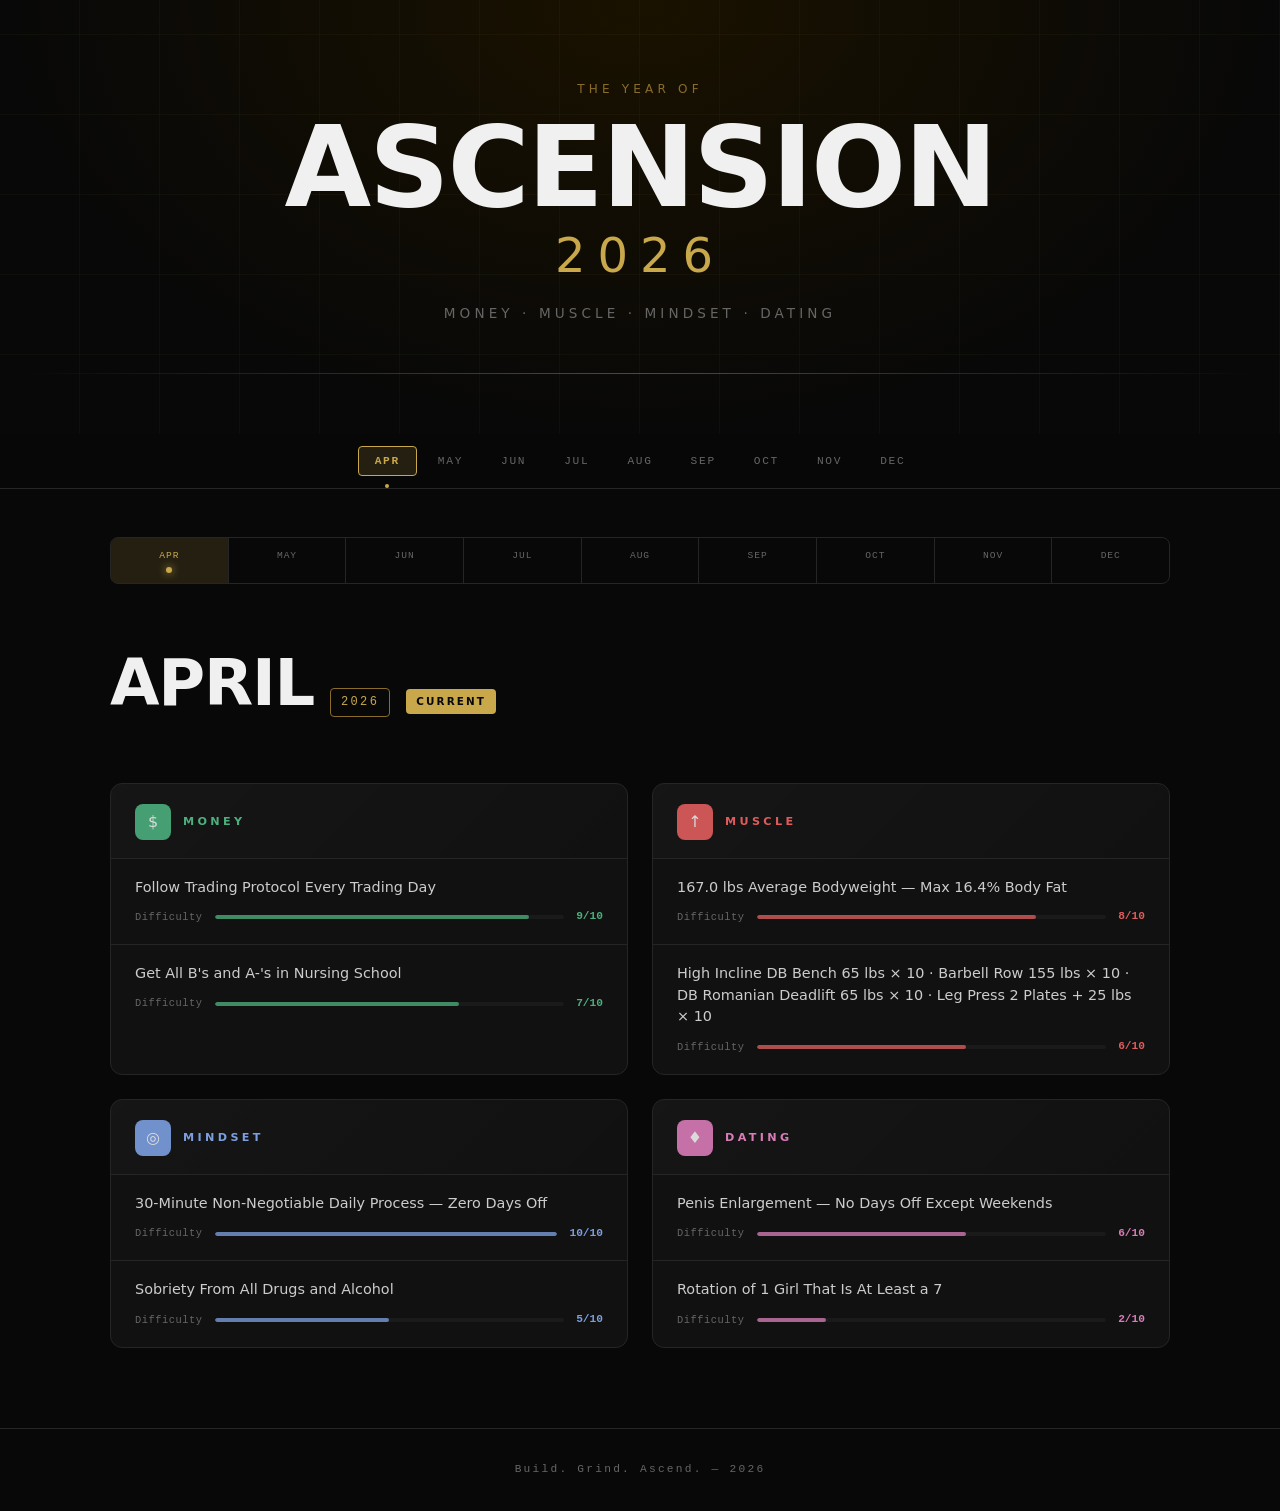
<file: ascension-2026/index.html>
<!DOCTYPE html>
<html lang="en">
<head>
  <meta charset="UTF-8" />
  <meta name="viewport" content="width=device-width, initial-scale=1.0" />
  <title>Ascension 2026</title>
  <link rel="stylesheet" href="styles.css" />
</head>
<body>

  <header class="hero">
    <div class="hero-inner">
      <p class="hero-label">THE YEAR OF</p>
      <h1 class="hero-title">ASCENSION<span class="hero-year">2026</span></h1>
      <p class="hero-sub">Money · Muscle · Mindset · Dating</p>
    </div>
    <div class="hero-line"></div>
  </header>

  <nav class="month-nav" id="monthNav">
    <div class="month-nav-inner">
      <button class="month-btn" data-month="0">APR</button>
      <button class="month-btn" data-month="1">MAY</button>
      <button class="month-btn" data-month="2">JUN</button>
      <button class="month-btn" data-month="3">JUL</button>
      <button class="month-btn" data-month="4">AUG</button>
      <button class="month-btn" data-month="5">SEP</button>
      <button class="month-btn" data-month="6">OCT</button>
      <button class="month-btn" data-month="7">NOV</button>
      <button class="month-btn" data-month="8">DEC</button>
    </div>
  </nav>

  <main class="main" id="mainContent">
    <!-- JS renders content here -->
  </main>

  <footer class="footer">
    <p>Build. Grind. Ascend. &mdash; 2026</p>
  </footer>

  <script src="script.js"></script>
</body>
</html>
</file>
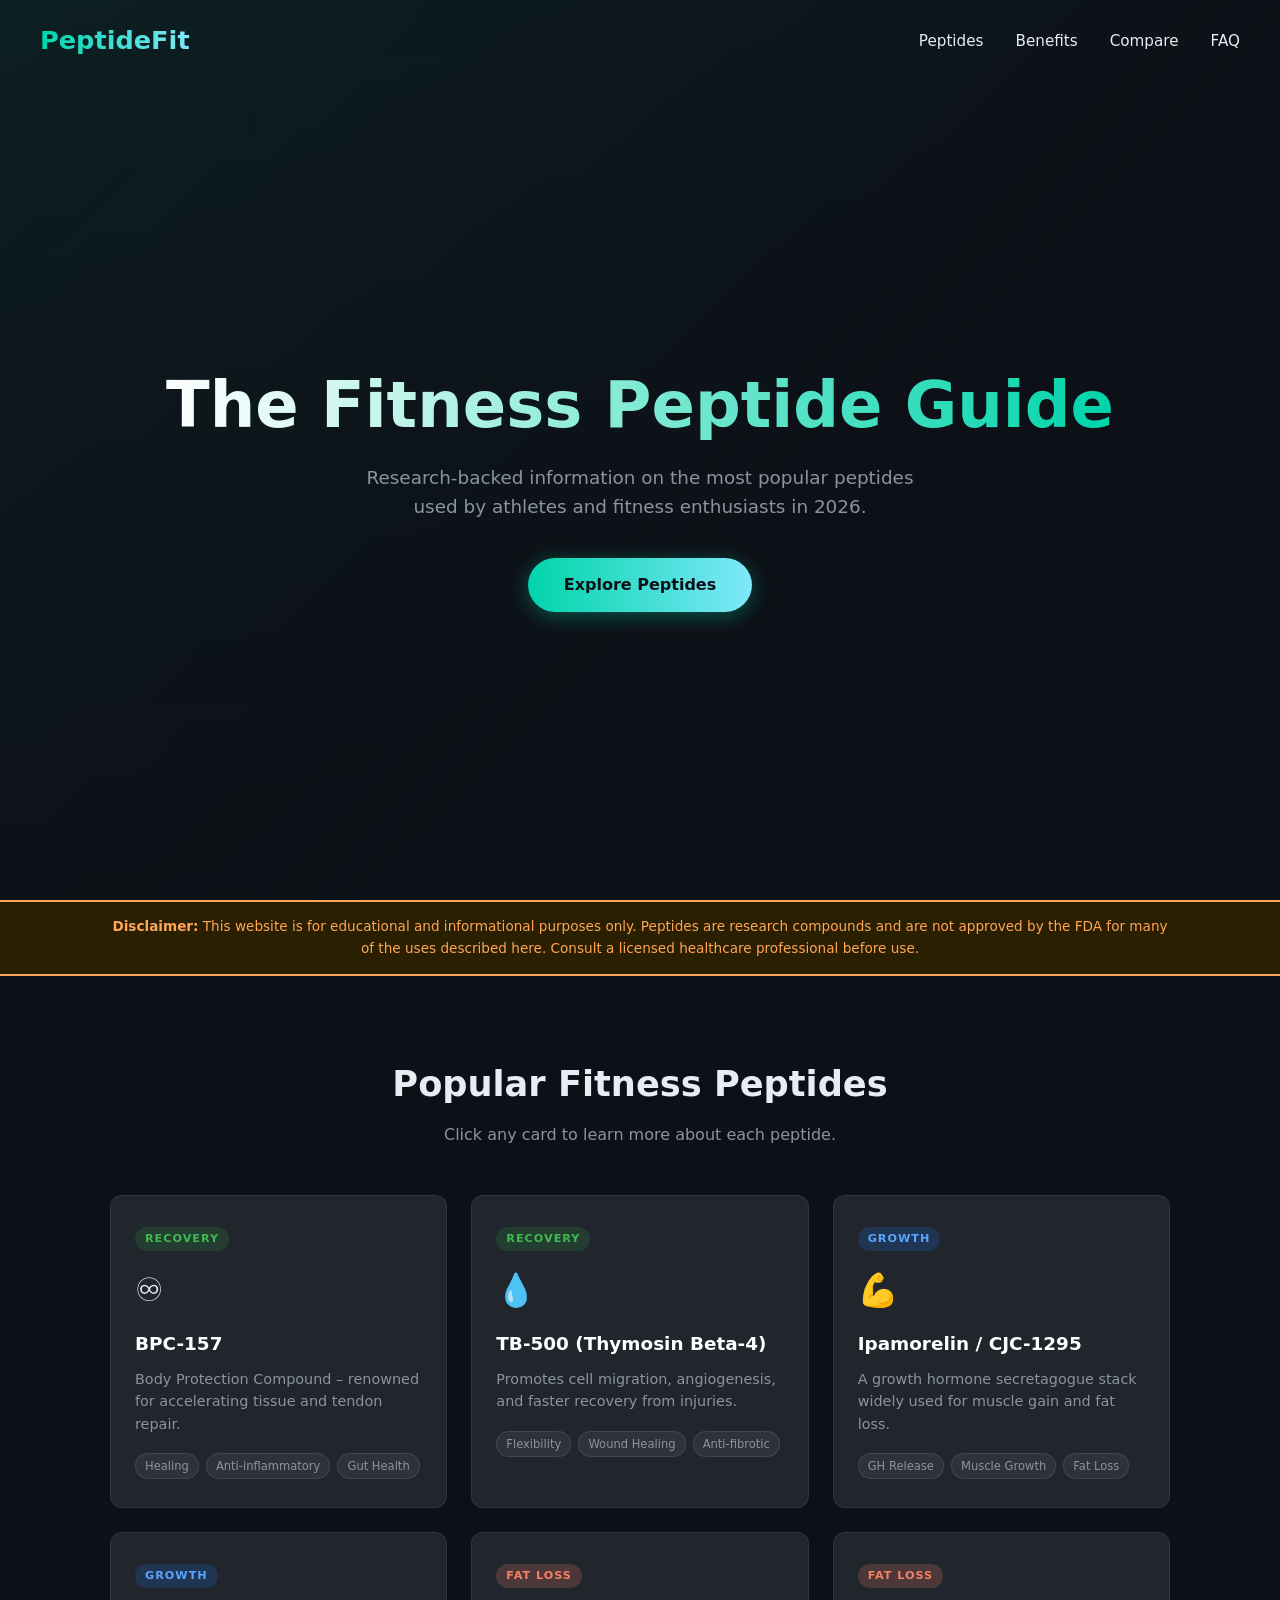
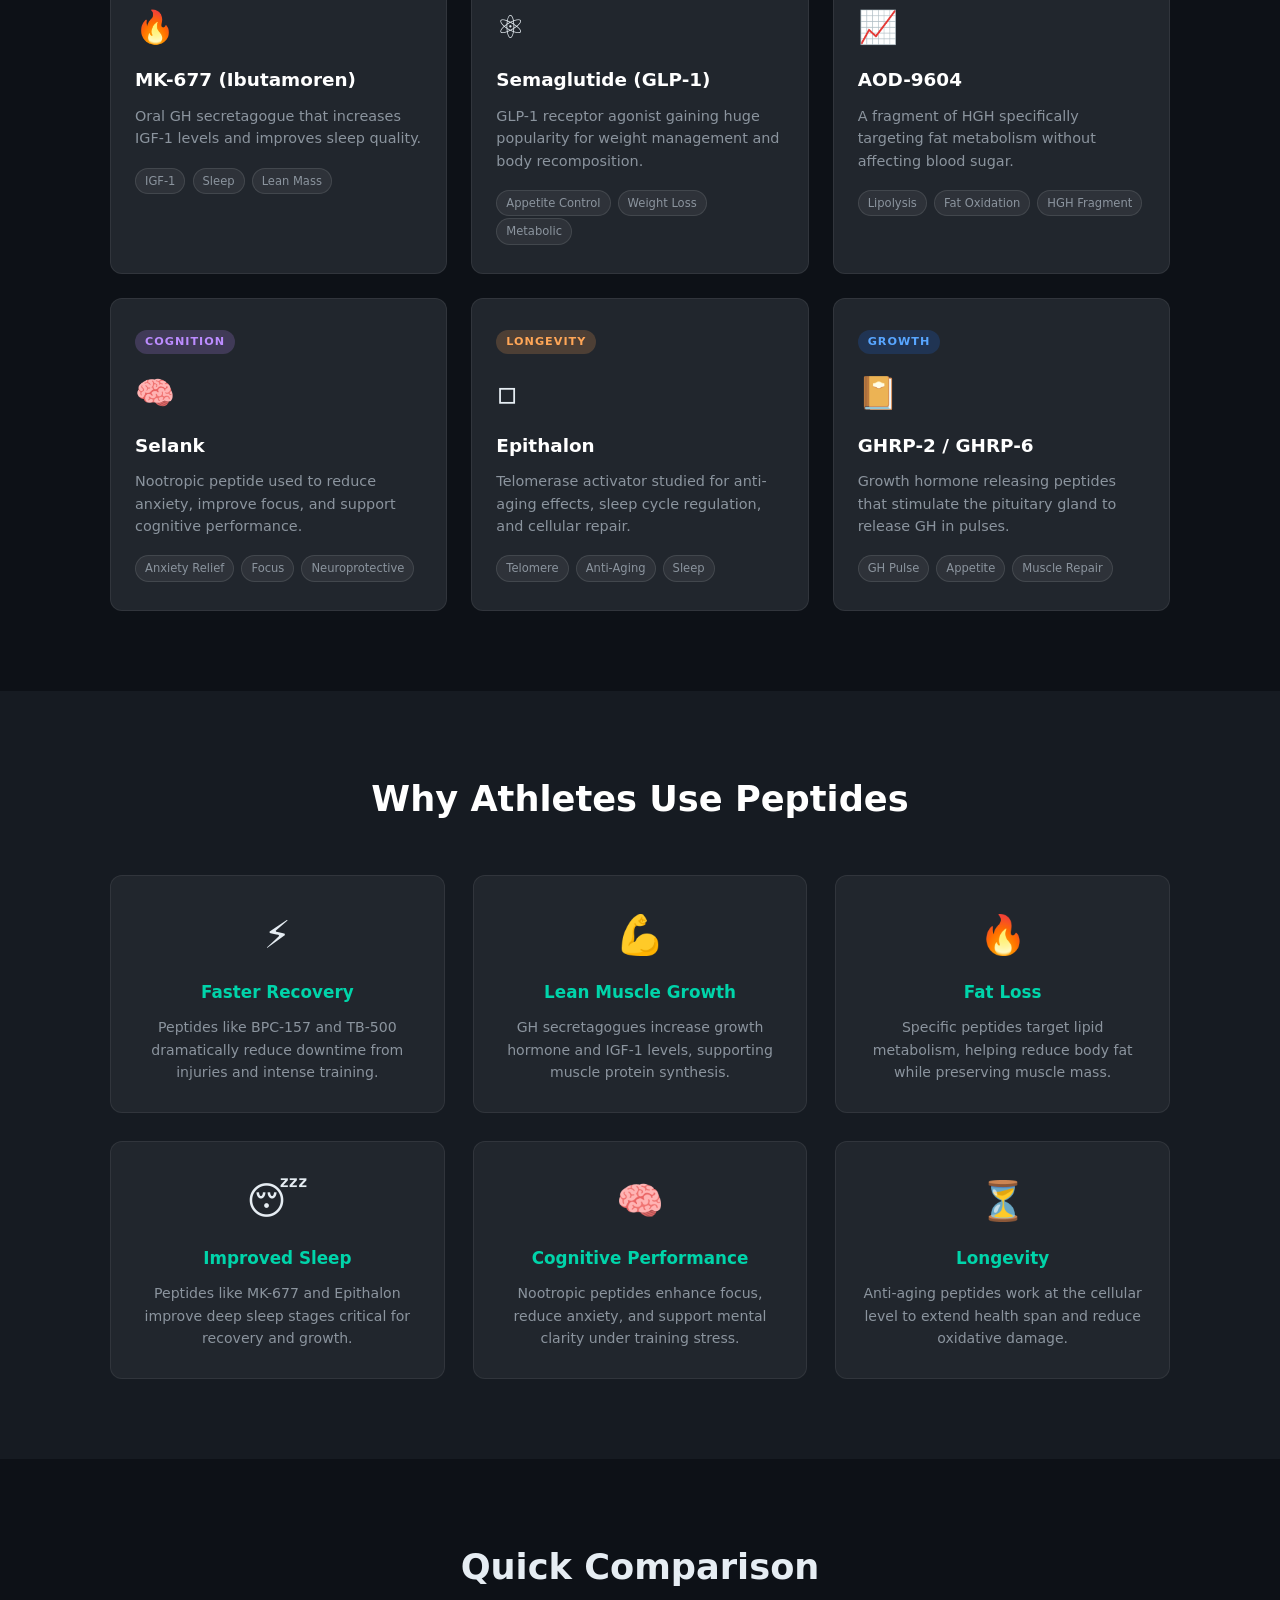
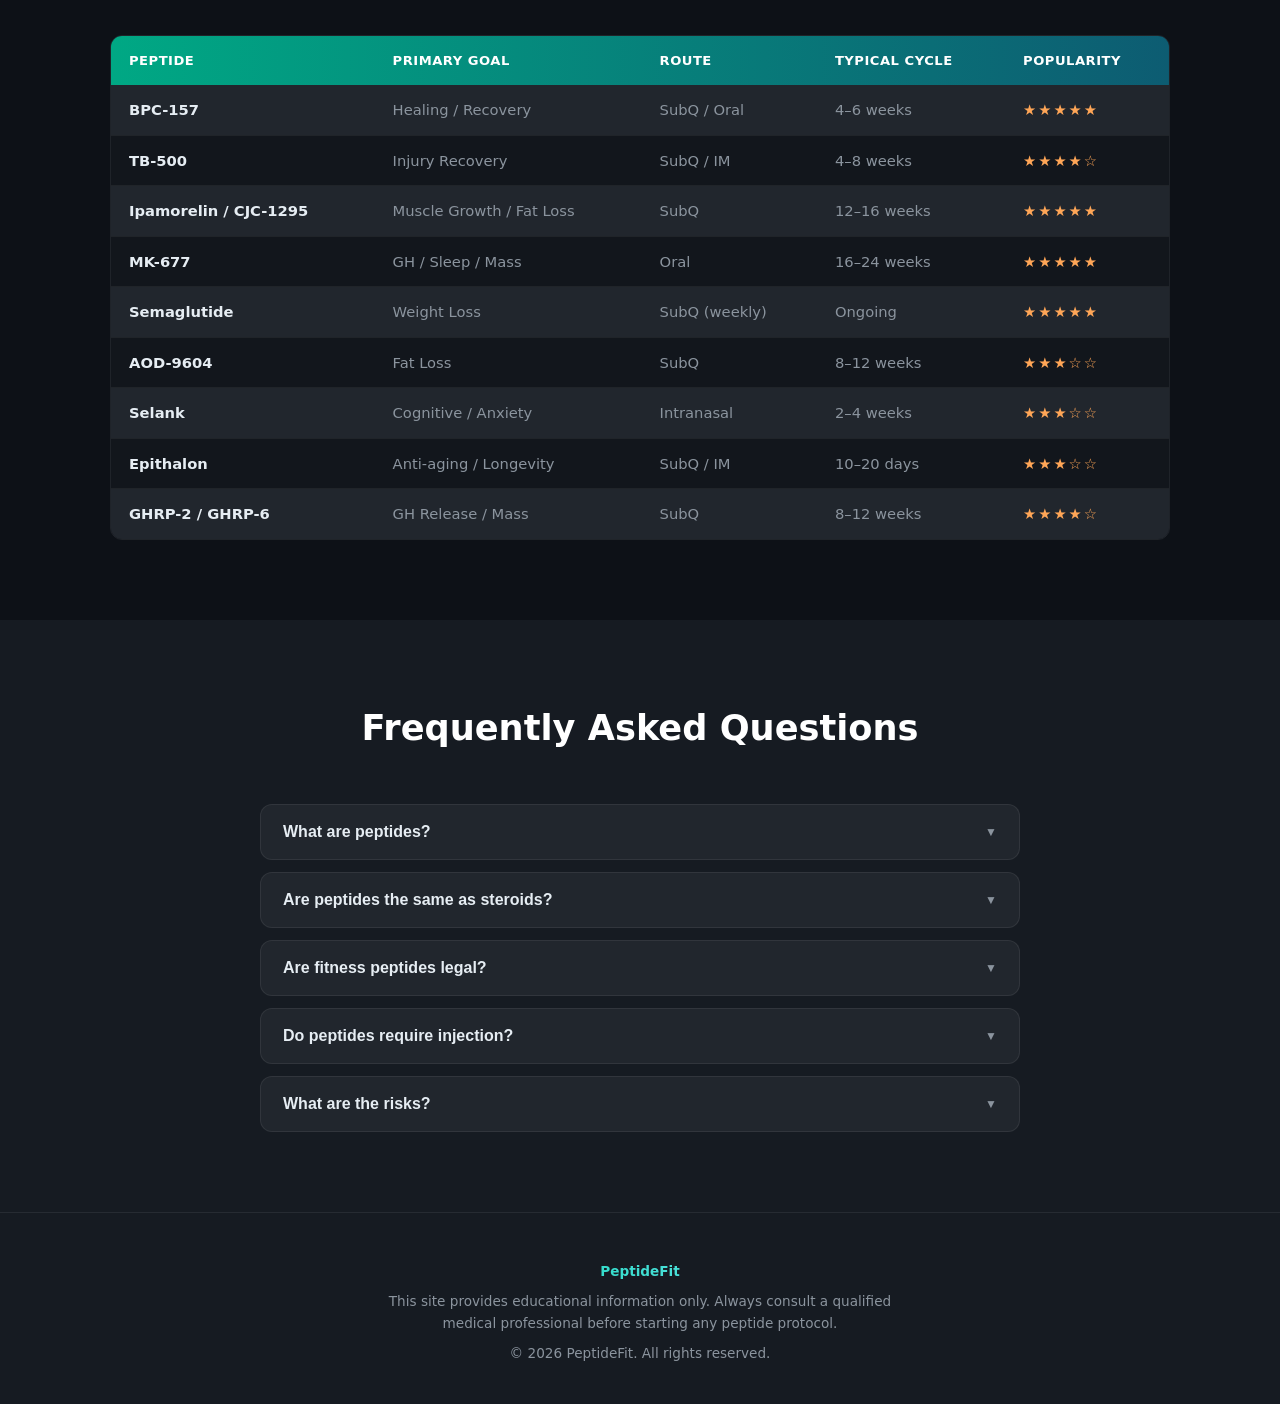
<file: peptides-fitness-website/index.html>
<!DOCTYPE html>
<html lang="en">
<head>
  <meta charset="UTF-8" />
  <meta name="viewport" content="width=device-width, initial-scale=1.0" />
  <title>PeptideFit – Popular Fitness Peptides Guide</title>
  <link rel="stylesheet" href="styles.css" />
</head>
<body>

  <!-- HEADER -->
  <header class="hero">
    <div class="hero-overlay">
      <nav class="navbar">
        <div class="logo">PeptideFit</div>
        <ul class="nav-links">
          <li><a href="#peptides">Peptides</a></li>
          <li><a href="#benefits">Benefits</a></li>
          <li><a href="#comparison">Compare</a></li>
          <li><a href="#faq">FAQ</a></li>
        </ul>
      </nav>
      <div class="hero-content">
        <h1>The Fitness Peptide Guide</h1>
        <p>Research-backed information on the most popular peptides used by athletes and fitness enthusiasts in 2026.</p>
        <a href="#peptides" class="btn-primary">Explore Peptides</a>
      </div>
    </div>
  </header>

  <!-- DISCLAIMER -->
  <section class="disclaimer">
    <div class="container">
      <p><strong>Disclaimer:</strong> This website is for educational and informational purposes only. Peptides are research compounds and are not approved by the FDA for many of the uses described here. Consult a licensed healthcare professional before use.</p>
    </div>
  </section>

  <!-- PEPTIDE CARDS -->
  <section id="peptides" class="section">
    <div class="container">
      <h2 class="section-title">Popular Fitness Peptides</h2>
      <p class="section-sub">Click any card to learn more about each peptide.</p>

      <div class="grid">

        <div class="card" onclick="openModal('bpc157')">
          <div class="card-badge recovery">Recovery</div>
          <div class="card-icon">&#9854;</div>
          <h3>BPC-157</h3>
          <p>Body Protection Compound – renowned for accelerating tissue and tendon repair.</p>
          <span class="card-tag">Healing</span>
          <span class="card-tag">Anti-inflammatory</span>
          <span class="card-tag">Gut Health</span>
        </div>

        <div class="card" onclick="openModal('tb500')">
          <div class="card-badge recovery">Recovery</div>
          <div class="card-icon">&#128167;</div>
          <h3>TB-500 (Thymosin Beta-4)</h3>
          <p>Promotes cell migration, angiogenesis, and faster recovery from injuries.</p>
          <span class="card-tag">Flexibility</span>
          <span class="card-tag">Wound Healing</span>
          <span class="card-tag">Anti-fibrotic</span>
        </div>

        <div class="card" onclick="openModal('ipamorelin')">
          <div class="card-badge growth">Growth</div>
          <div class="card-icon">&#128170;</div>
          <h3>Ipamorelin / CJC-1295</h3>
          <p>A growth hormone secretagogue stack widely used for muscle gain and fat loss.</p>
          <span class="card-tag">GH Release</span>
          <span class="card-tag">Muscle Growth</span>
          <span class="card-tag">Fat Loss</span>
        </div>

        <div class="card" onclick="openModal('mk677')">
          <div class="card-badge growth">Growth</div>
          <div class="card-icon">&#128293;</div>
          <h3>MK-677 (Ibutamoren)</h3>
          <p>Oral GH secretagogue that increases IGF-1 levels and improves sleep quality.</p>
          <span class="card-tag">IGF-1</span>
          <span class="card-tag">Sleep</span>
          <span class="card-tag">Lean Mass</span>
        </div>

        <div class="card" onclick="openModal('semaglutide')">
          <div class="card-badge fat-loss">Fat Loss</div>
          <div class="card-icon">&#9883;</div>
          <h3>Semaglutide (GLP-1)</h3>
          <p>GLP-1 receptor agonist gaining huge popularity for weight management and body recomposition.</p>
          <span class="card-tag">Appetite Control</span>
          <span class="card-tag">Weight Loss</span>
          <span class="card-tag">Metabolic</span>
        </div>

        <div class="card" onclick="openModal('aod9604')">
          <div class="card-badge fat-loss">Fat Loss</div>
          <div class="card-icon">&#128200;</div>
          <h3>AOD-9604</h3>
          <p>A fragment of HGH specifically targeting fat metabolism without affecting blood sugar.</p>
          <span class="card-tag">Lipolysis</span>
          <span class="card-tag">Fat Oxidation</span>
          <span class="card-tag">HGH Fragment</span>
        </div>

        <div class="card" onclick="openModal('selank')">
          <div class="card-badge cognition">Cognition</div>
          <div class="card-icon">&#129504;</div>
          <h3>Selank</h3>
          <p>Nootropic peptide used to reduce anxiety, improve focus, and support cognitive performance.</p>
          <span class="card-tag">Anxiety Relief</span>
          <span class="card-tag">Focus</span>
          <span class="card-tag">Neuroprotective</span>
        </div>

        <div class="card" onclick="openModal('epithalon')">
          <div class="card-badge longevity">Longevity</div>
          <div class="card-icon">&#9643;</div>
          <h3>Epithalon</h3>
          <p>Telomerase activator studied for anti-aging effects, sleep cycle regulation, and cellular repair.</p>
          <span class="card-tag">Telomere</span>
          <span class="card-tag">Anti-Aging</span>
          <span class="card-tag">Sleep</span>
        </div>

        <div class="card" onclick="openModal('ghrp6')">
          <div class="card-badge growth">Growth</div>
          <div class="card-icon">&#128212;</div>
          <h3>GHRP-2 / GHRP-6</h3>
          <p>Growth hormone releasing peptides that stimulate the pituitary gland to release GH in pulses.</p>
          <span class="card-tag">GH Pulse</span>
          <span class="card-tag">Appetite</span>
          <span class="card-tag">Muscle Repair</span>
        </div>

      </div>
    </div>
  </section>

  <!-- BENEFITS SECTION -->
  <section id="benefits" class="section section-dark">
    <div class="container">
      <h2 class="section-title light">Why Athletes Use Peptides</h2>
      <div class="benefits-grid">
        <div class="benefit-item">
          <div class="benefit-icon">&#9889;</div>
          <h4>Faster Recovery</h4>
          <p>Peptides like BPC-157 and TB-500 dramatically reduce downtime from injuries and intense training.</p>
        </div>
        <div class="benefit-item">
          <div class="benefit-icon">&#128170;</div>
          <h4>Lean Muscle Growth</h4>
          <p>GH secretagogues increase growth hormone and IGF-1 levels, supporting muscle protein synthesis.</p>
        </div>
        <div class="benefit-item">
          <div class="benefit-icon">&#128293;</div>
          <h4>Fat Loss</h4>
          <p>Specific peptides target lipid metabolism, helping reduce body fat while preserving muscle mass.</p>
        </div>
        <div class="benefit-item">
          <div class="benefit-icon">&#128564;</div>
          <h4>Improved Sleep</h4>
          <p>Peptides like MK-677 and Epithalon improve deep sleep stages critical for recovery and growth.</p>
        </div>
        <div class="benefit-item">
          <div class="benefit-icon">&#129504;</div>
          <h4>Cognitive Performance</h4>
          <p>Nootropic peptides enhance focus, reduce anxiety, and support mental clarity under training stress.</p>
        </div>
        <div class="benefit-item">
          <div class="benefit-icon">&#9203;</div>
          <h4>Longevity</h4>
          <p>Anti-aging peptides work at the cellular level to extend health span and reduce oxidative damage.</p>
        </div>
      </div>
    </div>
  </section>

  <!-- COMPARISON TABLE -->
  <section id="comparison" class="section">
    <div class="container">
      <h2 class="section-title">Quick Comparison</h2>
      <div class="table-wrap">
        <table class="comparison-table">
          <thead>
            <tr>
              <th>Peptide</th>
              <th>Primary Goal</th>
              <th>Route</th>
              <th>Typical Cycle</th>
              <th>Popularity</th>
            </tr>
          </thead>
          <tbody>
            <tr>
              <td><strong>BPC-157</strong></td>
              <td>Healing / Recovery</td>
              <td>SubQ / Oral</td>
              <td>4–6 weeks</td>
              <td><span class="stars">&#9733;&#9733;&#9733;&#9733;&#9733;</span></td>
            </tr>
            <tr>
              <td><strong>TB-500</strong></td>
              <td>Injury Recovery</td>
              <td>SubQ / IM</td>
              <td>4–8 weeks</td>
              <td><span class="stars">&#9733;&#9733;&#9733;&#9733;&#9734;</span></td>
            </tr>
            <tr>
              <td><strong>Ipamorelin / CJC-1295</strong></td>
              <td>Muscle Growth / Fat Loss</td>
              <td>SubQ</td>
              <td>12–16 weeks</td>
              <td><span class="stars">&#9733;&#9733;&#9733;&#9733;&#9733;</span></td>
            </tr>
            <tr>
              <td><strong>MK-677</strong></td>
              <td>GH / Sleep / Mass</td>
              <td>Oral</td>
              <td>16–24 weeks</td>
              <td><span class="stars">&#9733;&#9733;&#9733;&#9733;&#9733;</span></td>
            </tr>
            <tr>
              <td><strong>Semaglutide</strong></td>
              <td>Weight Loss</td>
              <td>SubQ (weekly)</td>
              <td>Ongoing</td>
              <td><span class="stars">&#9733;&#9733;&#9733;&#9733;&#9733;</span></td>
            </tr>
            <tr>
              <td><strong>AOD-9604</strong></td>
              <td>Fat Loss</td>
              <td>SubQ</td>
              <td>8–12 weeks</td>
              <td><span class="stars">&#9733;&#9733;&#9733;&#9734;&#9734;</span></td>
            </tr>
            <tr>
              <td><strong>Selank</strong></td>
              <td>Cognitive / Anxiety</td>
              <td>Intranasal</td>
              <td>2–4 weeks</td>
              <td><span class="stars">&#9733;&#9733;&#9733;&#9734;&#9734;</span></td>
            </tr>
            <tr>
              <td><strong>Epithalon</strong></td>
              <td>Anti-aging / Longevity</td>
              <td>SubQ / IM</td>
              <td>10–20 days</td>
              <td><span class="stars">&#9733;&#9733;&#9733;&#9734;&#9734;</span></td>
            </tr>
            <tr>
              <td><strong>GHRP-2 / GHRP-6</strong></td>
              <td>GH Release / Mass</td>
              <td>SubQ</td>
              <td>8–12 weeks</td>
              <td><span class="stars">&#9733;&#9733;&#9733;&#9733;&#9734;</span></td>
            </tr>
          </tbody>
        </table>
      </div>
    </div>
  </section>

  <!-- FAQ -->
  <section id="faq" class="section section-dark">
    <div class="container">
      <h2 class="section-title light">Frequently Asked Questions</h2>
      <div class="faq-list">

        <div class="faq-item">
          <button class="faq-question" onclick="toggleFaq(this)">What are peptides?<span class="faq-arrow">&#9660;</span></button>
          <div class="faq-answer">
            <p>Peptides are short chains of amino acids (typically 2–50) that act as signaling molecules in the body. Unlike full proteins, their small size allows them to cross certain biological barriers and interact directly with receptors, making them highly targeted in their effects.</p>
          </div>
        </div>

        <div class="faq-item">
          <button class="faq-question" onclick="toggleFaq(this)">Are peptides the same as steroids?<span class="faq-arrow">&#9660;</span></button>
          <div class="faq-answer">
            <p>No. Peptides are structurally and mechanistically different from anabolic steroids. Most peptides work by stimulating your body's own hormone production rather than introducing synthetic hormones, resulting in a much more targeted and generally milder effect profile.</p>
          </div>
        </div>

        <div class="faq-item">
          <button class="faq-question" onclick="toggleFaq(this)">Are fitness peptides legal?<span class="faq-arrow">&#9660;</span></button>
          <div class="faq-answer">
            <p>The legal status of peptides varies significantly by country and intended use. Some (like Semaglutide under brand names) are FDA-approved medications. Others are sold as "research chemicals" and are legal to purchase but not approved for human use. Always check your local laws and consult a physician.</p>
          </div>
        </div>

        <div class="faq-item">
          <button class="faq-question" onclick="toggleFaq(this)">Do peptides require injection?<span class="faq-arrow">&#9660;</span></button>
          <div class="faq-answer">
            <p>Many peptides are administered via subcutaneous (under the skin) injection because oral bioavailability is poor — peptides can be broken down by stomach acid before absorption. However, some peptides like BPC-157 show effects orally, and others like Selank can be taken intranasally.</p>
          </div>
        </div>

        <div class="faq-item">
          <button class="faq-question" onclick="toggleFaq(this)">What are the risks?<span class="faq-arrow">&#9660;</span></button>
          <div class="faq-answer">
            <p>Potential risks include water retention, fatigue, increased hunger, injection site reactions, hormonal disruption, and unknown long-term effects for many compounds. Because many peptides are not fully studied in humans, caution is warranted. Always source from reputable labs and consult a healthcare provider.</p>
          </div>
        </div>

      </div>
    </div>
  </section>

  <!-- FOOTER -->
  <footer class="footer">
    <div class="container">
      <p class="footer-logo">PeptideFit</p>
      <p>This site provides educational information only. Always consult a qualified medical professional before starting any peptide protocol.</p>
      <p class="footer-copy">&copy; 2026 PeptideFit. All rights reserved.</p>
    </div>
  </footer>

  <!-- MODALS -->
  <div id="modal-overlay" class="modal-overlay" onclick="closeModal()">
    <div class="modal" onclick="event.stopPropagation()">
      <button class="modal-close" onclick="closeModal()">&times;</button>
      <div id="modal-content"></div>
    </div>
  </div>

  <script src="script.js"></script>
</body>
</html>
</file>
<file: style.css>
/* ── Reset & Base ── */
*, *::before, *::after { box-sizing: border-box; margin: 0; padding: 0; }

:root {
  --bg: #0d0f14;
  --surface: #161a23;
  --surface2: #1e2330;
  --border: #2a3040;
  --accent: #5b8af5;
  --accent2: #7c5bf5;
  --green: #3dd68c;
  --red: #f55b5b;
  --yellow: #f5c842;
  --text: #e8eaf0;
  --muted: #8891a8;
  --radius: 12px;
}

body {
  font-family: 'Segoe UI', system-ui, sans-serif;
  background: var(--bg);
  color: var(--text);
  min-height: 100vh;
  line-height: 1.6;
}

/* ── Header ── */
header {
  background: linear-gradient(135deg, #1a1f2e 0%, #0f1219 100%);
  border-bottom: 1px solid var(--border);
  padding: 1.5rem 1rem 1rem;
}
.header-inner {
  max-width: 900px;
  margin: auto;
}
header h1 {
  font-size: 1.8rem;
  font-weight: 800;
  background: linear-gradient(90deg, var(--accent), var(--accent2));
  -webkit-background-clip: text;
  -webkit-text-fill-color: transparent;
  background-clip: text;
}
.subtitle {
  color: var(--muted);
  font-size: 0.9rem;
  margin-bottom: 0.75rem;
}
.score-bar {
  display: flex;
  align-items: center;
  gap: 1rem;
}
#score-display {
  font-size: 0.85rem;
  color: var(--muted);
  background: var(--surface2);
  padding: 4px 12px;
  border-radius: 20px;
  border: 1px solid var(--border);
}
#reset-btn {
  font-size: 0.8rem;
  background: transparent;
  border: 1px solid var(--border);
  color: var(--muted);
  padding: 4px 12px;
  border-radius: 20px;
  cursor: pointer;
  transition: all 0.2s;
}
#reset-btn:hover { border-color: var(--accent); color: var(--accent); }

/* ── Nav ── */
nav {
  display: flex;
  background: var(--surface);
  border-bottom: 1px solid var(--border);
  overflow-x: auto;
  max-width: 100%;
}
.tab-btn {
  padding: 0.8rem 1.4rem;
  background: none;
  border: none;
  border-bottom: 3px solid transparent;
  color: var(--muted);
  font-size: 0.9rem;
  font-weight: 600;
  cursor: pointer;
  white-space: nowrap;
  transition: all 0.2s;
}
.tab-btn:hover { color: var(--text); }
.tab-btn.active {
  color: var(--accent);
  border-bottom-color: var(--accent);
}

/* ── Tab Content ── */
.tab-content {
  display: none;
  max-width: 900px;
  margin: 0 auto;
  padding: 1.5rem 1rem 4rem;
}
.tab-content.active { display: block; }

/* ── Cards ── */
.card {
  background: var(--surface);
  border: 1px solid var(--border);
  border-radius: var(--radius);
  padding: 1.25rem 1.5rem;
  margin-bottom: 1.25rem;
}
.card h3 {
  font-size: 1.05rem;
  font-weight: 700;
  margin-bottom: 0.75rem;
  color: var(--accent);
}

/* ── Core Framework ── */
.core-framework { border-color: var(--accent2); background: #1a1630; }
.core-framework h2 {
  font-size: 1.1rem;
  margin-bottom: 1rem;
  color: var(--accent2);
}
.trio {
  display: flex;
  gap: 1rem;
  flex-wrap: wrap;
}
.trio-item {
  flex: 1 1 180px;
  background: var(--surface2);
  border-radius: 8px;
  padding: 1rem;
  text-align: center;
}
.trio-item .num {
  display: inline-block;
  width: 32px;
  height: 32px;
  line-height: 32px;
  background: var(--accent2);
  border-radius: 50%;
  font-weight: 800;
  margin-bottom: 0.4rem;
  color: #fff;
}
.trio-item strong { display: block; font-size: 1rem; margin-bottom: 0.3rem; }
.trio-item p { color: var(--muted); font-size: 0.85rem; }

/* ── Chapters ── */
.chapter { margin-bottom: 0.5rem; }
.chapter-title {
  font-size: 1.15rem;
  font-weight: 800;
  padding: 0.5rem 0;
  margin-bottom: 0.75rem;
  border-left: 4px solid var(--accent);
  padding-left: 0.75rem;
}

/* ── Lists ── */
ul { padding-left: 1.2rem; }
ul li { margin-bottom: 0.3rem; font-size: 0.95rem; }
.trap {
  color: var(--yellow);
  font-weight: 600;
  list-style: none;
  margin-left: -1.2rem;
  padding-left: 1.4rem;
  position: relative;
}
.trap::before { content: "⚠ "; }
.tip {
  color: var(--green);
  font-size: 0.85rem;
  margin-top: 0.5rem;
  font-weight: 600;
}
li.tip { list-style: none; margin-left: -1.2rem; padding-left: 1.4rem; }
li.tip::before { content: "✓ "; }

/* ── Buckets ── */
.buckets {
  display: flex;
  gap: 0.75rem;
  flex-wrap: wrap;
  margin-bottom: 0.75rem;
}
.bucket {
  flex: 1 1 160px;
  background: var(--surface2);
  border: 1px solid var(--border);
  border-radius: 8px;
  padding: 0.7rem 1rem;
  text-align: center;
  font-weight: 600;
  font-size: 0.9rem;
}

/* ── Compare columns ── */
.compare {
  display: flex;
  gap: 1rem;
  flex-wrap: wrap;
  margin-bottom: 0.5rem;
}
.compare-col {
  flex: 1 1 160px;
  background: var(--surface2);
  border-radius: 8px;
  padding: 0.9rem;
}
.compare-col h4 {
  font-size: 0.9rem;
  font-weight: 700;
  margin-bottom: 0.5rem;
  color: var(--accent);
}
.compare-col ul { padding-left: 1rem; }
.compare-col li { font-size: 0.85rem; }

/* ── Phases ── */
.phases {
  display: flex;
  align-items: center;
  gap: 0.5rem;
  flex-wrap: wrap;
}
.phase {
  flex: 1 1 160px;
  background: var(--surface2);
  border-radius: 8px;
  padding: 0.9rem;
  text-align: center;
}
.phase-num {
  display: inline-block;
  width: 26px;
  height: 26px;
  line-height: 26px;
  background: var(--accent);
  border-radius: 50%;
  font-size: 0.8rem;
  font-weight: 800;
  margin-bottom: 0.4rem;
  color: #fff;
}
.phase strong { display: block; margin-bottom: 0.3rem; }
.phase p { color: var(--muted); font-size: 0.82rem; }
.phase-arrow { color: var(--muted); font-size: 1.2rem; }

/* ── Clusters ── */
.clusters {
  display: flex;
  gap: 1rem;
  flex-wrap: wrap;
}
.cluster {
  flex: 1 1 160px;
  border-radius: 8px;
  padding: 1rem;
}
.cluster h4 { font-size: 0.9rem; font-weight: 700; margin-bottom: 0.5rem; }
.cluster ul { padding-left: 1rem; }
.cluster li { font-size: 0.85rem; margin-bottom: 0.2rem; }
.cluster-a { background: #1a2035; border: 1px solid #334; }
.cluster-a h4 { color: #7ba3ff; }
.cluster-b { background: #2a1a1a; border: 1px solid #433; }
.cluster-b h4 { color: #ff7b7b; }
.cluster-c { background: #1a2a1a; border: 1px solid #343; }
.cluster-c h4 { color: #7bff9e; }

/* ── Tables ── */
table {
  width: 100%;
  border-collapse: collapse;
  font-size: 0.9rem;
  margin-top: 0.5rem;
}
th, td {
  padding: 0.6rem 0.75rem;
  text-align: left;
  border-bottom: 1px solid var(--border);
}
th {
  background: var(--surface2);
  color: var(--muted);
  font-weight: 700;
  font-size: 0.8rem;
  text-transform: uppercase;
  letter-spacing: 0.05em;
}
tr:last-child td { border-bottom: none; }
tr:hover td { background: var(--surface2); }

/* ── Essay Q&A Accordion ── */
.essay-intro {
  color: var(--muted);
  font-size: 0.9rem;
  margin-bottom: 1.25rem;
}
.eq-item {
  background: var(--surface);
  border: 1px solid var(--border);
  border-radius: var(--radius);
  margin-bottom: 0.9rem;
  overflow: hidden;
}
.eq-trigger {
  width: 100%;
  display: flex;
  align-items: flex-start;
  gap: 1rem;
  padding: 1rem 1.25rem;
  background: none;
  border: none;
  color: var(--text);
  text-align: left;
  cursor: pointer;
  font-size: 0.95rem;
  font-weight: 600;
  line-height: 1.5;
  transition: background 0.15s;
}
.eq-trigger:hover { background: var(--surface2); }
.eq-trigger.open { background: var(--surface2); color: var(--accent); }
.eq-num {
  min-width: 28px;
  height: 28px;
  line-height: 28px;
  text-align: center;
  background: var(--accent);
  color: #fff;
  border-radius: 50%;
  font-size: 0.85rem;
  font-weight: 800;
  flex-shrink: 0;
  margin-top: 1px;
}
.eq-trigger.open .eq-num { background: var(--accent2); }
.eq-arrow {
  margin-left: auto;
  flex-shrink: 0;
  font-size: 1.1rem;
  color: var(--muted);
  transition: transform 0.25s;
  padding-top: 2px;
}
.eq-trigger.open .eq-arrow { transform: rotate(180deg); color: var(--accent); }
.eq-answer {
  display: none;
  padding: 0 1.5rem 1.25rem 1.5rem;
  border-top: 1px solid var(--border);
}
.eq-answer.open { display: block; }
.eq-answer p {
  margin: 0.75rem 0 0.5rem;
  font-size: 0.92rem;
  line-height: 1.65;
}
.eq-answer ul {
  margin-bottom: 0.75rem;
  padding-left: 1.3rem;
}
.eq-answer li { font-size: 0.9rem; margin-bottom: 0.3rem; }
.eq-answer strong { color: var(--accent); }
.eq-answer em { color: var(--yellow); font-style: normal; font-weight: 600; }

/* ── Essay steps ── */
.essay-steps {
  padding-left: 0;
  list-style: none;
  counter-reset: steps;
}
.essay-steps li {
  counter-increment: steps;
  display: flex;
  align-items: baseline;
  gap: 1rem;
  padding: 0.75rem 0;
  border-bottom: 1px solid var(--border);
}
.essay-steps li:last-child { border-bottom: none; }
.essay-steps li::before {
  content: counter(steps);
  min-width: 28px;
  height: 28px;
  line-height: 28px;
  text-align: center;
  background: var(--accent);
  color: #fff;
  border-radius: 50%;
  font-weight: 800;
  font-size: 0.85rem;
  flex-shrink: 0;
}
.essay-steps li strong { min-width: 160px; }
.essay-steps li span { color: var(--muted); font-size: 0.9rem; }

/* ── Quiz ── */
.quiz-card { max-width: 700px; margin: 0 auto; }
#quiz-progress {
  font-size: 0.8rem;
  color: var(--muted);
  margin-bottom: 1rem;
}
.quiz-q {
  font-size: 1.1rem;
  font-weight: 600;
  margin-bottom: 1.25rem;
  line-height: 1.5;
}
.quiz-options {
  display: flex;
  flex-direction: column;
  gap: 0.6rem;
}
.quiz-option {
  background: var(--surface2);
  border: 2px solid var(--border);
  border-radius: 8px;
  padding: 0.75rem 1rem;
  text-align: left;
  cursor: pointer;
  font-size: 0.95rem;
  color: var(--text);
  transition: all 0.15s;
}
.quiz-option:hover:not(:disabled) {
  border-color: var(--accent);
  background: #1e2540;
}
.quiz-option.correct { border-color: var(--green); background: #0e2a1a; color: var(--green); }
.quiz-option.wrong { border-color: var(--red); background: #2a0e0e; color: var(--red); }
.quiz-option:disabled { cursor: default; }
.quiz-feedback {
  margin-top: 1rem;
  padding: 0.75rem 1rem;
  border-radius: 8px;
  font-size: 0.9rem;
  font-weight: 600;
}
.quiz-feedback.correct { background: #0e2a1a; color: var(--green); border: 1px solid var(--green); }
.quiz-feedback.wrong { background: #2a0e0e; color: var(--red); border: 1px solid var(--red); }
.quiz-btn {
  margin-top: 1rem;
  padding: 0.6rem 1.4rem;
  background: var(--accent);
  color: #fff;
  border: none;
  border-radius: 8px;
  font-size: 0.95rem;
  font-weight: 700;
  cursor: pointer;
  transition: opacity 0.2s;
}
.quiz-btn:hover { opacity: 0.85; }
#quiz-done { text-align: center; max-width: 400px; margin: 2rem auto; }
#quiz-done h2 { margin-bottom: 0.5rem; }
#final-score { color: var(--green); font-size: 1.3rem; font-weight: 700; margin-bottom: 1.5rem; }
.hidden { display: none !important; }

/* ── Flashcards ── */
.flashcard-wrapper { max-width: 600px; margin: 2rem auto; text-align: center; }
.flashcard {
  width: 100%;
  height: 220px;
  perspective: 1000px;
  cursor: pointer;
  margin-bottom: 0.75rem;
}
.flashcard-inner {
  width: 100%;
  height: 100%;
  position: relative;
  transform-style: preserve-3d;
  transition: transform 0.5s cubic-bezier(0.4,0,0.2,1);
  border-radius: var(--radius);
}
.flashcard.flipped .flashcard-inner { transform: rotateY(180deg); }
.flashcard-front,
.flashcard-back {
  position: absolute;
  inset: 0;
  backface-visibility: hidden;
  -webkit-backface-visibility: hidden;
  border-radius: var(--radius);
  display: flex;
  align-items: center;
  justify-content: center;
  padding: 1.5rem;
  font-size: 1.05rem;
  font-weight: 600;
  line-height: 1.5;
}
.flashcard-front {
  background: var(--surface);
  border: 2px solid var(--accent);
  color: var(--text);
}
.flashcard-back {
  background: #1a2535;
  border: 2px solid var(--green);
  color: var(--green);
  transform: rotateY(180deg);
}
.fc-hint { color: var(--muted); font-size: 0.82rem; margin-bottom: 1rem; }
.fc-controls {
  display: flex;
  align-items: center;
  justify-content: center;
  gap: 1.5rem;
}
.fc-controls button {
  background: var(--surface2);
  border: 1px solid var(--border);
  color: var(--text);
  padding: 0.5rem 1.2rem;
  border-radius: 8px;
  cursor: pointer;
  font-size: 0.9rem;
  transition: all 0.15s;
}
.fc-controls button:hover { border-color: var(--accent); color: var(--accent); }
#fc-counter { color: var(--muted); font-size: 0.85rem; min-width: 60px; }

/* ── Responsive ── */
@media (max-width: 600px) {
  header h1 { font-size: 1.4rem; }
  .trio-item, .compare-col, .phase, .cluster { flex: 1 1 100%; }
  .phases { flex-direction: column; }
  .phase-arrow { transform: rotate(90deg); }
}
</file>
<file: ascension-2026/styles.css>
/* ─── Reset & Base ─── */
*, *::before, *::after { box-sizing: border-box; margin: 0; padding: 0; }

:root {
  --bg:        #080808;
  --bg2:       #111111;
  --bg3:       #1a1a1a;
  --border:    #252525;
  --gold:      #c9a84c;
  --gold-dim:  #8a6c2a;
  --gold-glow: rgba(201,168,76,0.15);
  --white:     #f0f0f0;
  --muted:     #666;
  --money:     #4caf7d;
  --muscle:    #e05c5c;
  --mindset:   #7c9fe0;
  --dating:    #d97cb8;
  --font:      'Segoe UI', system-ui, sans-serif;
  --mono:      'Consolas', 'Courier New', monospace;
}

html { scroll-behavior: smooth; }

body {
  background: var(--bg);
  color: var(--white);
  font-family: var(--font);
  min-height: 100vh;
  line-height: 1.6;
}

/* ─── Hero ─── */
.hero {
  position: relative;
  text-align: center;
  padding: 80px 20px 60px;
  background: radial-gradient(ellipse at top, #1a1200 0%, var(--bg) 70%);
  overflow: hidden;
}

.hero::before {
  content: '';
  position: absolute;
  inset: 0;
  background:
    repeating-linear-gradient(
      90deg,
      transparent,
      transparent 79px,
      rgba(201,168,76,0.04) 79px,
      rgba(201,168,76,0.04) 80px
    ),
    repeating-linear-gradient(
      0deg,
      transparent,
      transparent 79px,
      rgba(201,168,76,0.04) 79px,
      rgba(201,168,76,0.04) 80px
    );
  pointer-events: none;
}

.hero-inner { position: relative; z-index: 1; }

.hero-label {
  font-size: 0.75rem;
  letter-spacing: 0.35em;
  color: var(--gold-dim);
  text-transform: uppercase;
  margin-bottom: 12px;
}

.hero-title {
  font-size: clamp(3rem, 10vw, 7rem);
  font-weight: 900;
  letter-spacing: -0.02em;
  text-transform: uppercase;
  color: var(--white);
  line-height: 1;
}

.hero-year {
  display: block;
  font-size: clamp(1.5rem, 5vw, 3rem);
  color: var(--gold);
  letter-spacing: 0.25em;
  font-weight: 400;
  margin-top: 8px;
}

.hero-sub {
  margin-top: 24px;
  font-size: 0.85rem;
  letter-spacing: 0.3em;
  color: var(--muted);
  text-transform: uppercase;
}

.hero-line {
  height: 1px;
  background: linear-gradient(90deg, transparent, var(--gold), transparent);
  margin-top: 48px;
  opacity: 0.4;
}

/* ─── Month Nav ─── */
.month-nav {
  position: sticky;
  top: 0;
  z-index: 100;
  background: rgba(8,8,8,0.95);
  backdrop-filter: blur(10px);
  border-bottom: 1px solid var(--border);
}

.month-nav-inner {
  display: flex;
  justify-content: center;
  gap: 4px;
  padding: 12px 20px;
  overflow-x: auto;
  scrollbar-width: none;
}
.month-nav-inner::-webkit-scrollbar { display: none; }

.month-btn {
  background: none;
  border: 1px solid transparent;
  color: var(--muted);
  font-family: var(--mono);
  font-size: 0.7rem;
  letter-spacing: 0.15em;
  padding: 8px 16px;
  border-radius: 4px;
  cursor: pointer;
  transition: all 0.2s;
  white-space: nowrap;
}

.month-btn:hover {
  color: var(--gold);
  border-color: var(--gold-dim);
  background: var(--gold-glow);
}

.month-btn.active {
  color: var(--gold);
  border-color: var(--gold);
  background: var(--gold-glow);
  font-weight: 700;
}

.month-btn.current-month {
  position: relative;
}

.month-btn.current-month::after {
  content: '';
  position: absolute;
  bottom: -13px;
  left: 50%;
  transform: translateX(-50%);
  width: 4px;
  height: 4px;
  border-radius: 50%;
  background: var(--gold);
}

/* ─── Main Content ─── */
.main {
  max-width: 1100px;
  margin: 0 auto;
  padding: 48px 20px 80px;
}

/* ─── Month Header ─── */
.month-header {
  display: flex;
  align-items: baseline;
  gap: 16px;
  margin-bottom: 48px;
}

.month-name {
  font-size: clamp(2rem, 6vw, 4rem);
  font-weight: 900;
  text-transform: uppercase;
  letter-spacing: -0.02em;
  color: var(--white);
}

.month-year-tag {
  font-family: var(--mono);
  font-size: 0.75rem;
  color: var(--gold);
  letter-spacing: 0.2em;
  border: 1px solid var(--gold-dim);
  padding: 4px 10px;
  border-radius: 4px;
}

.month-badge-current {
  font-size: 0.65rem;
  letter-spacing: 0.2em;
  text-transform: uppercase;
  color: var(--bg);
  background: var(--gold);
  padding: 4px 10px;
  border-radius: 4px;
  font-weight: 700;
}

/* ─── Category Grid ─── */
.category-grid {
  display: grid;
  grid-template-columns: repeat(auto-fit, minmax(480px, 1fr));
  gap: 24px;
}

@media (max-width: 540px) {
  .category-grid { grid-template-columns: 1fr; }
}

/* ─── Category Card ─── */
.cat-card {
  background: var(--bg2);
  border: 1px solid var(--border);
  border-radius: 12px;
  overflow: hidden;
  transition: border-color 0.2s, box-shadow 0.2s;
}

.cat-card:hover {
  border-color: var(--cat-color);
  box-shadow: 0 0 24px -8px var(--cat-color);
}

.cat-card.money   { --cat-color: var(--money); }
.cat-card.muscle  { --cat-color: var(--muscle); }
.cat-card.mindset { --cat-color: var(--mindset); }
.cat-card.dating  { --cat-color: var(--dating); }

.cat-header {
  display: flex;
  align-items: center;
  gap: 12px;
  padding: 20px 24px 18px;
  border-bottom: 1px solid var(--border);
  background: linear-gradient(135deg, rgba(255,255,255,0.02) 0%, transparent 100%);
}

.cat-icon {
  width: 36px;
  height: 36px;
  border-radius: 8px;
  background: var(--cat-color);
  display: flex;
  align-items: center;
  justify-content: center;
  font-size: 1rem;
  flex-shrink: 0;
  opacity: 0.9;
}

.cat-title {
  font-size: 0.7rem;
  font-weight: 700;
  letter-spacing: 0.3em;
  text-transform: uppercase;
  color: var(--cat-color);
}

/* ─── Goals List ─── */
.goals-list {
  padding: 0;
  list-style: none;
}

.goal-item {
  padding: 18px 24px;
  border-bottom: 1px solid var(--border);
  display: flex;
  flex-direction: column;
  gap: 10px;
}

.goal-item:last-child { border-bottom: none; }

.goal-text {
  font-size: 0.9rem;
  color: #ccc;
  line-height: 1.5;
}

.goal-footer {
  display: flex;
  align-items: center;
  gap: 12px;
}

.diff-label {
  font-family: var(--mono);
  font-size: 0.65rem;
  color: var(--muted);
  letter-spacing: 0.05em;
  white-space: nowrap;
}

.diff-bar-wrap {
  flex: 1;
  height: 4px;
  background: var(--bg3);
  border-radius: 2px;
  overflow: hidden;
}

.diff-bar-fill {
  height: 100%;
  border-radius: 2px;
  background: var(--cat-color);
  opacity: 0.75;
  transition: width 0.6s ease;
}

.diff-num {
  font-family: var(--mono);
  font-size: 0.7rem;
  color: var(--cat-color);
  font-weight: 700;
  white-space: nowrap;
}

/* ─── Timeline Strip ─── */
.timeline-strip {
  display: flex;
  gap: 0;
  margin-bottom: 48px;
  border: 1px solid var(--border);
  border-radius: 8px;
  overflow: hidden;
}

.tl-month {
  flex: 1;
  padding: 10px 4px;
  text-align: center;
  font-family: var(--mono);
  font-size: 0.6rem;
  letter-spacing: 0.1em;
  color: var(--muted);
  cursor: pointer;
  transition: all 0.2s;
  border-right: 1px solid var(--border);
  position: relative;
}

.tl-month:last-child { border-right: none; }

.tl-month:hover { background: var(--bg3); color: var(--white); }

.tl-month.active {
  background: var(--gold-glow);
  color: var(--gold);
}

.tl-month.past {
  background: rgba(201,168,76,0.05);
}

.tl-month.past::after {
  content: '';
  display: block;
  width: 6px;
  height: 6px;
  border-radius: 50%;
  background: var(--gold-dim);
  margin: 4px auto 0;
}

.tl-month.current::after {
  content: '';
  display: block;
  width: 6px;
  height: 6px;
  border-radius: 50%;
  background: var(--gold);
  margin: 4px auto 0;
  box-shadow: 0 0 8px var(--gold);
}

/* ─── Footer ─── */
.footer {
  text-align: center;
  padding: 32px 20px;
  border-top: 1px solid var(--border);
  font-family: var(--mono);
  font-size: 0.7rem;
  letter-spacing: 0.2em;
  color: var(--muted);
}

/* ─── Fade transition ─── */
.main { animation: fadeIn 0.3s ease; }
@keyframes fadeIn {
  from { opacity: 0; transform: translateY(8px); }
  to   { opacity: 1; transform: translateY(0); }
}

.fade-in {
  animation: fadeIn 0.3s ease forwards;
}
</file>
<file: peptides-fitness-website/styles.css>
/* ===== RESET & BASE ===== */
*, *::before, *::after { box-sizing: border-box; margin: 0; padding: 0; }

:root {
  --primary: #00d4aa;
  --primary-dark: #00a884;
  --accent: #ff6b35;
  --dark: #0d1117;
  --dark2: #161b22;
  --dark3: #21262d;
  --text: #e6edf3;
  --text-muted: #8b949e;
  --badge-recovery: #2ea043;
  --badge-growth: #1f6feb;
  --badge-fat-loss: #f78166;
  --badge-cognition: #bc8cff;
  --badge-longevity: #ffa657;
  --radius: 12px;
  --shadow: 0 4px 24px rgba(0,0,0,0.4);
}

html { scroll-behavior: smooth; }

body {
  font-family: 'Segoe UI', system-ui, -apple-system, sans-serif;
  background: var(--dark);
  color: var(--text);
  line-height: 1.6;
}

a { color: var(--primary); text-decoration: none; }
a:hover { color: var(--primary-dark); }

.container {
  max-width: 1100px;
  margin: 0 auto;
  padding: 0 20px;
}

/* ===== NAVBAR ===== */
.navbar {
  display: flex;
  justify-content: space-between;
  align-items: center;
  padding: 20px 40px;
  position: relative;
  z-index: 10;
}

.logo {
  font-size: 1.6rem;
  font-weight: 800;
  background: linear-gradient(90deg, var(--primary), #7ee8fa);
  -webkit-background-clip: text;
  -webkit-text-fill-color: transparent;
  background-clip: text;
}

.nav-links {
  list-style: none;
  display: flex;
  gap: 32px;
}

.nav-links a {
  color: var(--text);
  font-weight: 500;
  font-size: 0.95rem;
  transition: color 0.2s;
}

.nav-links a:hover { color: var(--primary); }

/* ===== HERO ===== */
.hero {
  position: relative;
  min-height: 100vh;
  display: flex;
  align-items: stretch;
  background:
    linear-gradient(135deg, rgba(0,212,170,0.15) 0%, rgba(13,17,23,0.9) 60%),
    url('https://images.unsplash.com/photo-1534438327276-14e5300c3a48?w=1600&q=80') center/cover no-repeat;
}

.hero-overlay {
  width: 100%;
  display: flex;
  flex-direction: column;
  background: linear-gradient(to bottom, rgba(13,17,23,0.5) 0%, rgba(13,17,23,0.85) 100%);
}

.hero-content {
  flex: 1;
  display: flex;
  flex-direction: column;
  align-items: center;
  justify-content: center;
  text-align: center;
  padding: 60px 20px;
}

.hero-content h1 {
  font-size: clamp(2.2rem, 6vw, 4rem);
  font-weight: 900;
  line-height: 1.15;
  margin-bottom: 20px;
  background: linear-gradient(90deg, #fff, var(--primary));
  -webkit-background-clip: text;
  -webkit-text-fill-color: transparent;
  background-clip: text;
}

.hero-content p {
  font-size: 1.15rem;
  color: var(--text-muted);
  max-width: 560px;
  margin-bottom: 36px;
}

.btn-primary {
  display: inline-block;
  padding: 14px 36px;
  background: linear-gradient(90deg, var(--primary), #7ee8fa);
  color: var(--dark);
  font-weight: 700;
  font-size: 1rem;
  border-radius: 50px;
  transition: transform 0.2s, box-shadow 0.2s;
  box-shadow: 0 4px 20px rgba(0,212,170,0.35);
}

.btn-primary:hover {
  transform: translateY(-2px);
  box-shadow: 0 8px 28px rgba(0,212,170,0.5);
  color: var(--dark);
}

/* ===== DISCLAIMER ===== */
.disclaimer {
  background: #2a1f00;
  border-top: 2px solid #ffa657;
  border-bottom: 2px solid #ffa657;
  padding: 14px 0;
  text-align: center;
  font-size: 0.85rem;
  color: #ffa657;
}

/* ===== SECTIONS ===== */
.section {
  padding: 80px 0;
}

.section-dark {
  background: var(--dark2);
}

.section-title {
  font-size: clamp(1.6rem, 4vw, 2.2rem);
  font-weight: 800;
  text-align: center;
  margin-bottom: 10px;
}

.section-title.light { color: #fff; }

.section-sub {
  text-align: center;
  color: var(--text-muted);
  margin-bottom: 48px;
}

/* ===== PEPTIDE CARDS ===== */
.grid {
  display: grid;
  grid-template-columns: repeat(auto-fill, minmax(290px, 1fr));
  gap: 24px;
  margin-top: 40px;
}

.card {
  background: var(--dark3);
  border: 1px solid rgba(255,255,255,0.07);
  border-radius: var(--radius);
  padding: 28px 24px;
  cursor: pointer;
  transition: transform 0.2s, box-shadow 0.2s, border-color 0.2s;
  position: relative;
  overflow: hidden;
}

.card::before {
  content: '';
  position: absolute;
  top: 0; left: 0; right: 0;
  height: 3px;
  background: linear-gradient(90deg, var(--primary), #7ee8fa);
  opacity: 0;
  transition: opacity 0.2s;
}

.card:hover {
  transform: translateY(-6px);
  box-shadow: var(--shadow);
  border-color: rgba(0,212,170,0.3);
}

.card:hover::before { opacity: 1; }

.card-badge {
  display: inline-block;
  font-size: 0.7rem;
  font-weight: 700;
  text-transform: uppercase;
  letter-spacing: 1px;
  padding: 3px 10px;
  border-radius: 50px;
  margin-bottom: 14px;
}

.card-badge.recovery  { background: rgba(46,160,67,0.2);  color: #3fb950; }
.card-badge.growth    { background: rgba(31,111,235,0.2);  color: #58a6ff; }
.card-badge.fat-loss  { background: rgba(247,129,102,0.2); color: #f78166; }
.card-badge.cognition { background: rgba(188,140,255,0.2); color: #bc8cff; }
.card-badge.longevity { background: rgba(255,166,87,0.2);  color: #ffa657; }

.card-icon {
  font-size: 2rem;
  margin-bottom: 12px;
}

.card h3 {
  font-size: 1.15rem;
  font-weight: 700;
  margin-bottom: 10px;
  color: #fff;
}

.card p {
  font-size: 0.9rem;
  color: var(--text-muted);
  margin-bottom: 16px;
  line-height: 1.55;
}

.card-tag {
  display: inline-block;
  background: rgba(255,255,255,0.06);
  border: 1px solid rgba(255,255,255,0.1);
  color: var(--text-muted);
  font-size: 0.72rem;
  padding: 3px 9px;
  border-radius: 50px;
  margin: 2px 2px 0 0;
}

/* ===== BENEFITS ===== */
.benefits-grid {
  display: grid;
  grid-template-columns: repeat(auto-fill, minmax(280px, 1fr));
  gap: 28px;
  margin-top: 48px;
}

.benefit-item {
  background: var(--dark3);
  border: 1px solid rgba(255,255,255,0.07);
  border-radius: var(--radius);
  padding: 28px 24px;
  text-align: center;
  transition: transform 0.2s;
}

.benefit-item:hover { transform: translateY(-4px); }

.benefit-icon {
  font-size: 2.4rem;
  margin-bottom: 14px;
}

.benefit-item h4 {
  font-size: 1.05rem;
  font-weight: 700;
  margin-bottom: 10px;
  color: var(--primary);
}

.benefit-item p {
  font-size: 0.88rem;
  color: var(--text-muted);
  line-height: 1.6;
}

/* ===== COMPARISON TABLE ===== */
.table-wrap {
  overflow-x: auto;
  margin-top: 40px;
  border-radius: var(--radius);
  border: 1px solid rgba(255,255,255,0.08);
}

.comparison-table {
  width: 100%;
  border-collapse: collapse;
  font-size: 0.92rem;
}

.comparison-table thead {
  background: linear-gradient(90deg, var(--primary-dark), #0d5c72);
}

.comparison-table th {
  padding: 14px 18px;
  text-align: left;
  font-weight: 700;
  color: #fff;
  font-size: 0.82rem;
  text-transform: uppercase;
  letter-spacing: 0.5px;
  white-space: nowrap;
}

.comparison-table td {
  padding: 13px 18px;
  border-bottom: 1px solid rgba(255,255,255,0.06);
  color: var(--text-muted);
}

.comparison-table tr:last-child td { border-bottom: none; }

.comparison-table tbody tr {
  background: var(--dark3);
  transition: background 0.15s;
}

.comparison-table tbody tr:nth-child(even) {
  background: rgba(255,255,255,0.02);
}

.comparison-table tbody tr:hover {
  background: rgba(0,212,170,0.06);
}

.comparison-table td strong { color: var(--text); }

.stars { color: #ffa657; letter-spacing: 2px; }

/* ===== FAQ ===== */
.faq-list {
  max-width: 760px;
  margin: 48px auto 0;
  display: flex;
  flex-direction: column;
  gap: 12px;
}

.faq-item {
  background: var(--dark3);
  border: 1px solid rgba(255,255,255,0.07);
  border-radius: var(--radius);
  overflow: hidden;
}

.faq-question {
  width: 100%;
  background: none;
  border: none;
  color: var(--text);
  font-size: 1rem;
  font-weight: 600;
  padding: 18px 22px;
  text-align: left;
  cursor: pointer;
  display: flex;
  justify-content: space-between;
  align-items: center;
  transition: color 0.2s;
}

.faq-question:hover { color: var(--primary); }

.faq-arrow {
  font-size: 0.75rem;
  transition: transform 0.25s;
  color: var(--text-muted);
}

.faq-question.open .faq-arrow { transform: rotate(180deg); }

.faq-answer {
  max-height: 0;
  overflow: hidden;
  transition: max-height 0.35s ease, padding 0.25s;
  padding: 0 22px;
}

.faq-answer.open {
  max-height: 300px;
  padding: 0 22px 18px;
}

.faq-answer p {
  color: var(--text-muted);
  font-size: 0.92rem;
  line-height: 1.7;
}

/* ===== MODAL ===== */
.modal-overlay {
  display: none;
  position: fixed;
  inset: 0;
  background: rgba(0,0,0,0.75);
  z-index: 1000;
  align-items: center;
  justify-content: center;
  padding: 20px;
}

.modal-overlay.active { display: flex; }

.modal {
  background: var(--dark2);
  border: 1px solid rgba(255,255,255,0.1);
  border-radius: 16px;
  max-width: 600px;
  width: 100%;
  max-height: 85vh;
  overflow-y: auto;
  padding: 36px 32px;
  position: relative;
  animation: fadeUp 0.25s ease;
}

@keyframes fadeUp {
  from { opacity: 0; transform: translateY(24px); }
  to   { opacity: 1; transform: translateY(0); }
}

.modal-close {
  position: absolute;
  top: 16px; right: 20px;
  background: none;
  border: none;
  color: var(--text-muted);
  font-size: 1.6rem;
  cursor: pointer;
  line-height: 1;
  transition: color 0.2s;
}

.modal-close:hover { color: #fff; }

.modal h2 {
  font-size: 1.5rem;
  font-weight: 800;
  margin-bottom: 6px;
  color: var(--primary);
}

.modal .modal-subtitle {
  font-size: 0.85rem;
  color: var(--text-muted);
  margin-bottom: 20px;
  font-style: italic;
}

.modal-section { margin-bottom: 20px; }

.modal-section h4 {
  font-size: 0.8rem;
  text-transform: uppercase;
  letter-spacing: 1px;
  color: var(--primary);
  margin-bottom: 8px;
  font-weight: 700;
}

.modal-section p, .modal-section li {
  font-size: 0.92rem;
  color: var(--text-muted);
  line-height: 1.65;
}

.modal-section ul {
  padding-left: 18px;
}

.modal-section li { margin-bottom: 4px; }

.modal-tags { display: flex; flex-wrap: wrap; gap: 6px; margin-top: 6px; }

.modal-tag {
  background: rgba(0,212,170,0.12);
  color: var(--primary);
  border: 1px solid rgba(0,212,170,0.25);
  font-size: 0.75rem;
  padding: 4px 12px;
  border-radius: 50px;
}

.warning-box {
  background: rgba(255,107,53,0.1);
  border: 1px solid rgba(255,107,53,0.3);
  border-radius: 8px;
  padding: 12px 16px;
  font-size: 0.85rem;
  color: #f78166;
  margin-top: 16px;
}

/* ===== FOOTER ===== */
.footer {
  background: var(--dark2);
  border-top: 1px solid rgba(255,255,255,0.07);
  padding: 48px 0 32px;
  text-align: center;
}

.footer-logo {
  font-size: 1.4rem;
  font-weight: 800;
  background: linear-gradient(90deg, var(--primary), #7ee8fa);
  -webkit-background-clip: text;
  -webkit-text-fill-color: transparent;
  background-clip: text;
  margin-bottom: 12px;
}

.footer p {
  color: var(--text-muted);
  font-size: 0.85rem;
  max-width: 520px;
  margin: 0 auto 8px;
  line-height: 1.6;
}

.footer-copy {
  margin-top: 24px;
  font-size: 0.8rem;
  color: rgba(139,148,158,0.5);
}

/* ===== RESPONSIVE ===== */
@media (max-width: 700px) {
  .navbar { padding: 16px 20px; }
  .nav-links { gap: 16px; }
  .nav-links a { font-size: 0.85rem; }
  .modal { padding: 28px 20px; }
}

@media (max-width: 480px) {
  .nav-links { display: none; }
}
</file>
